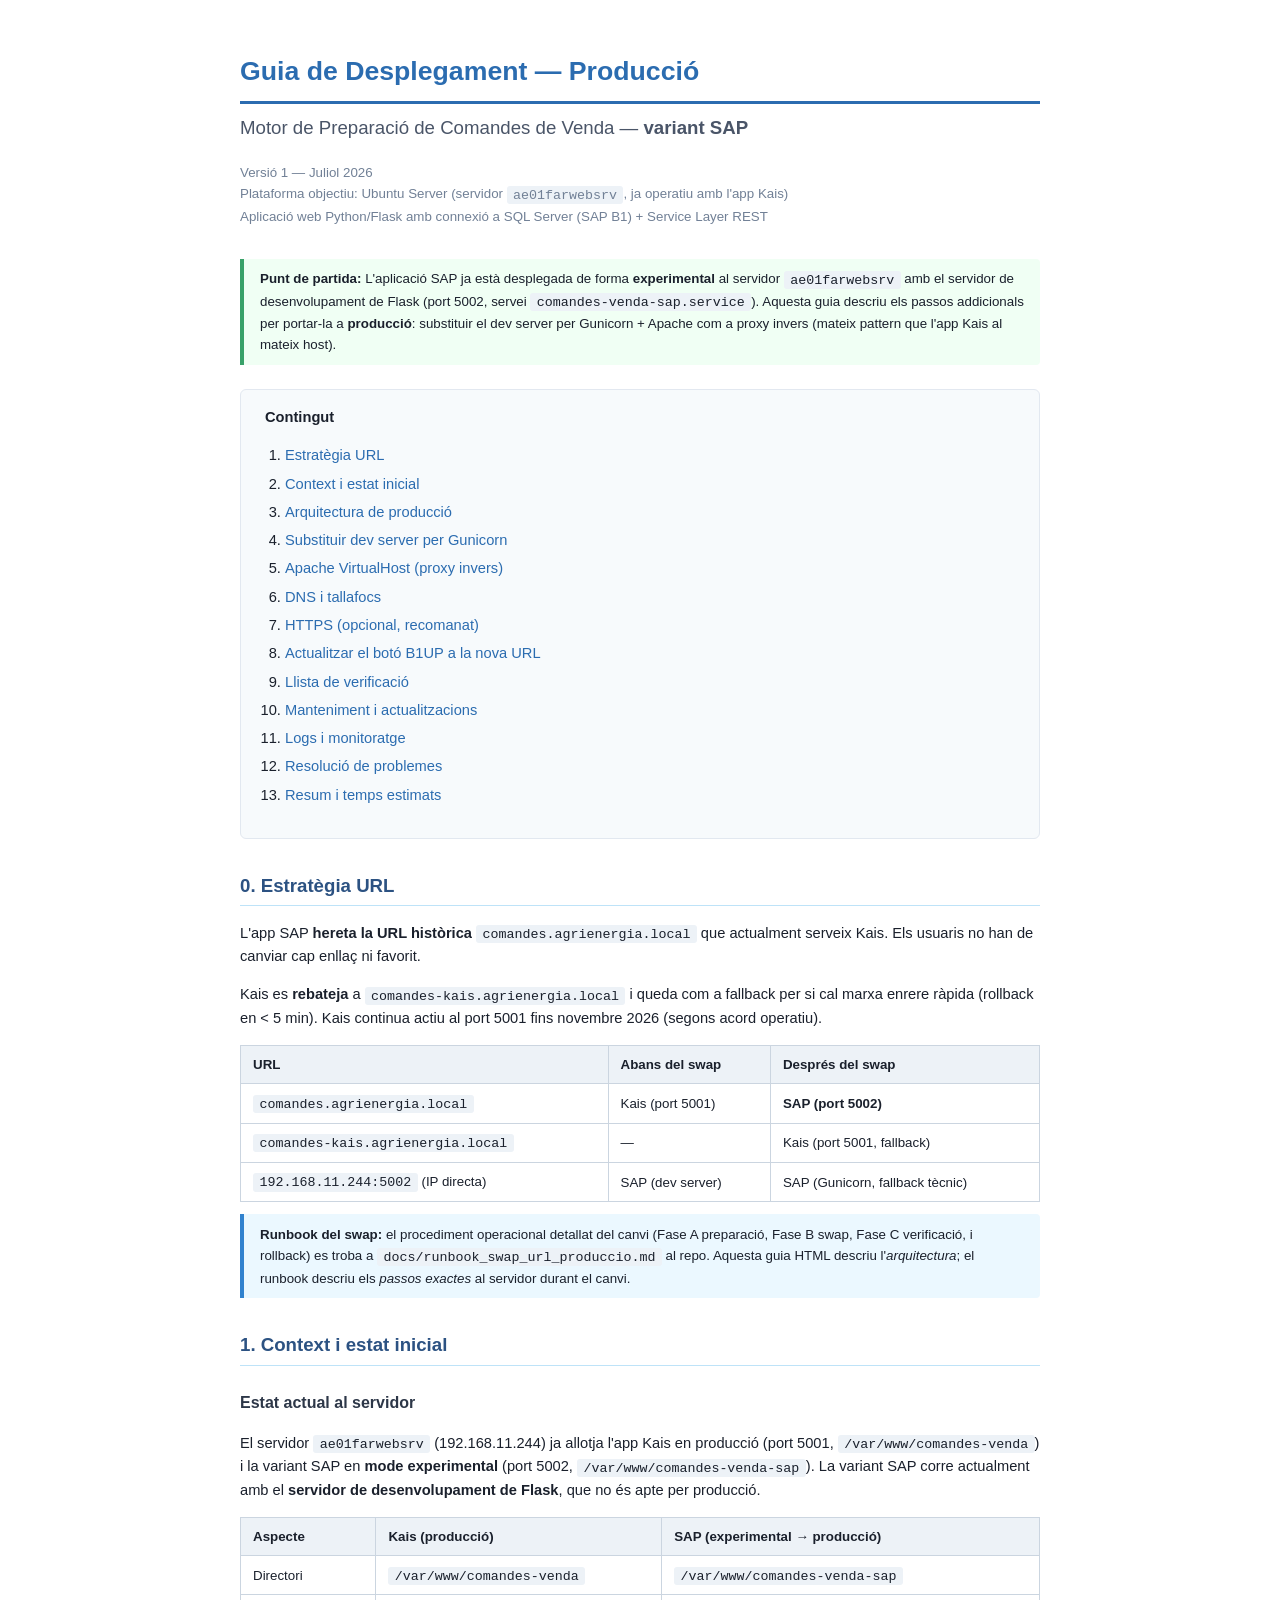
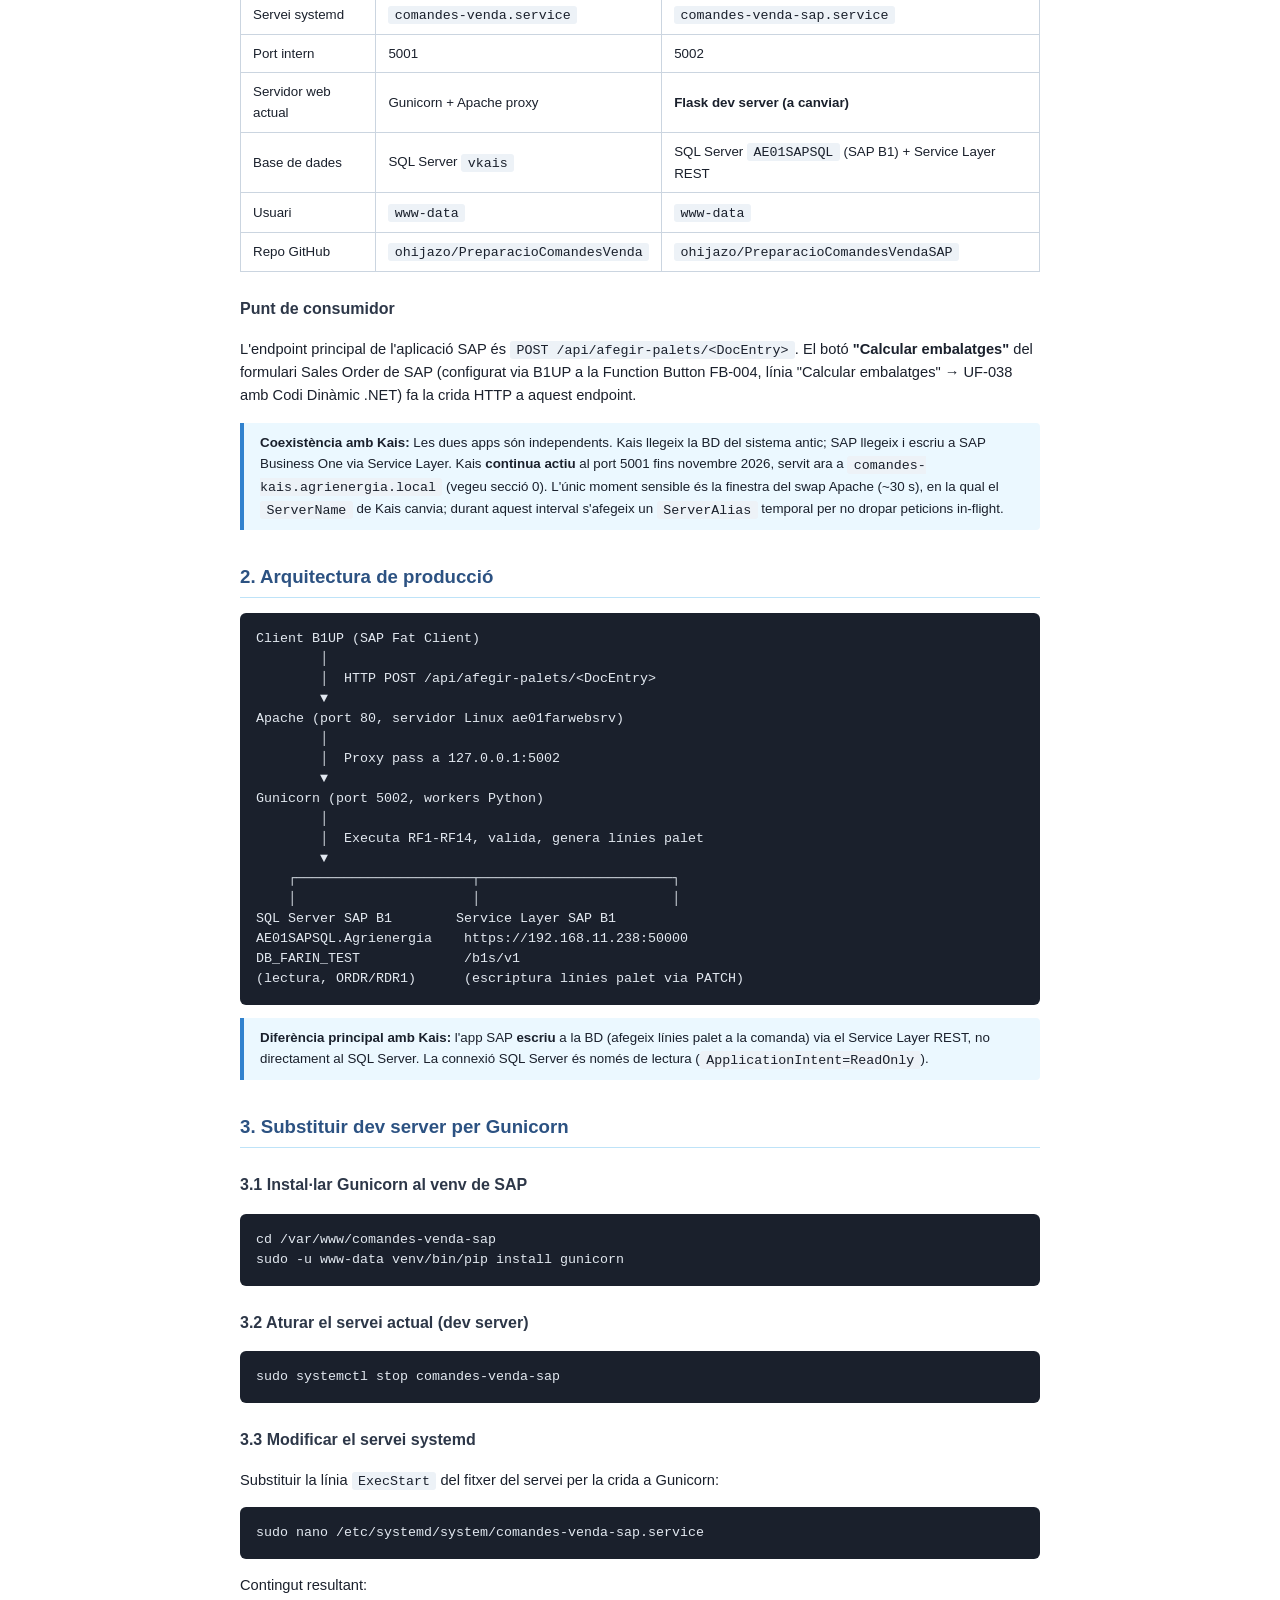
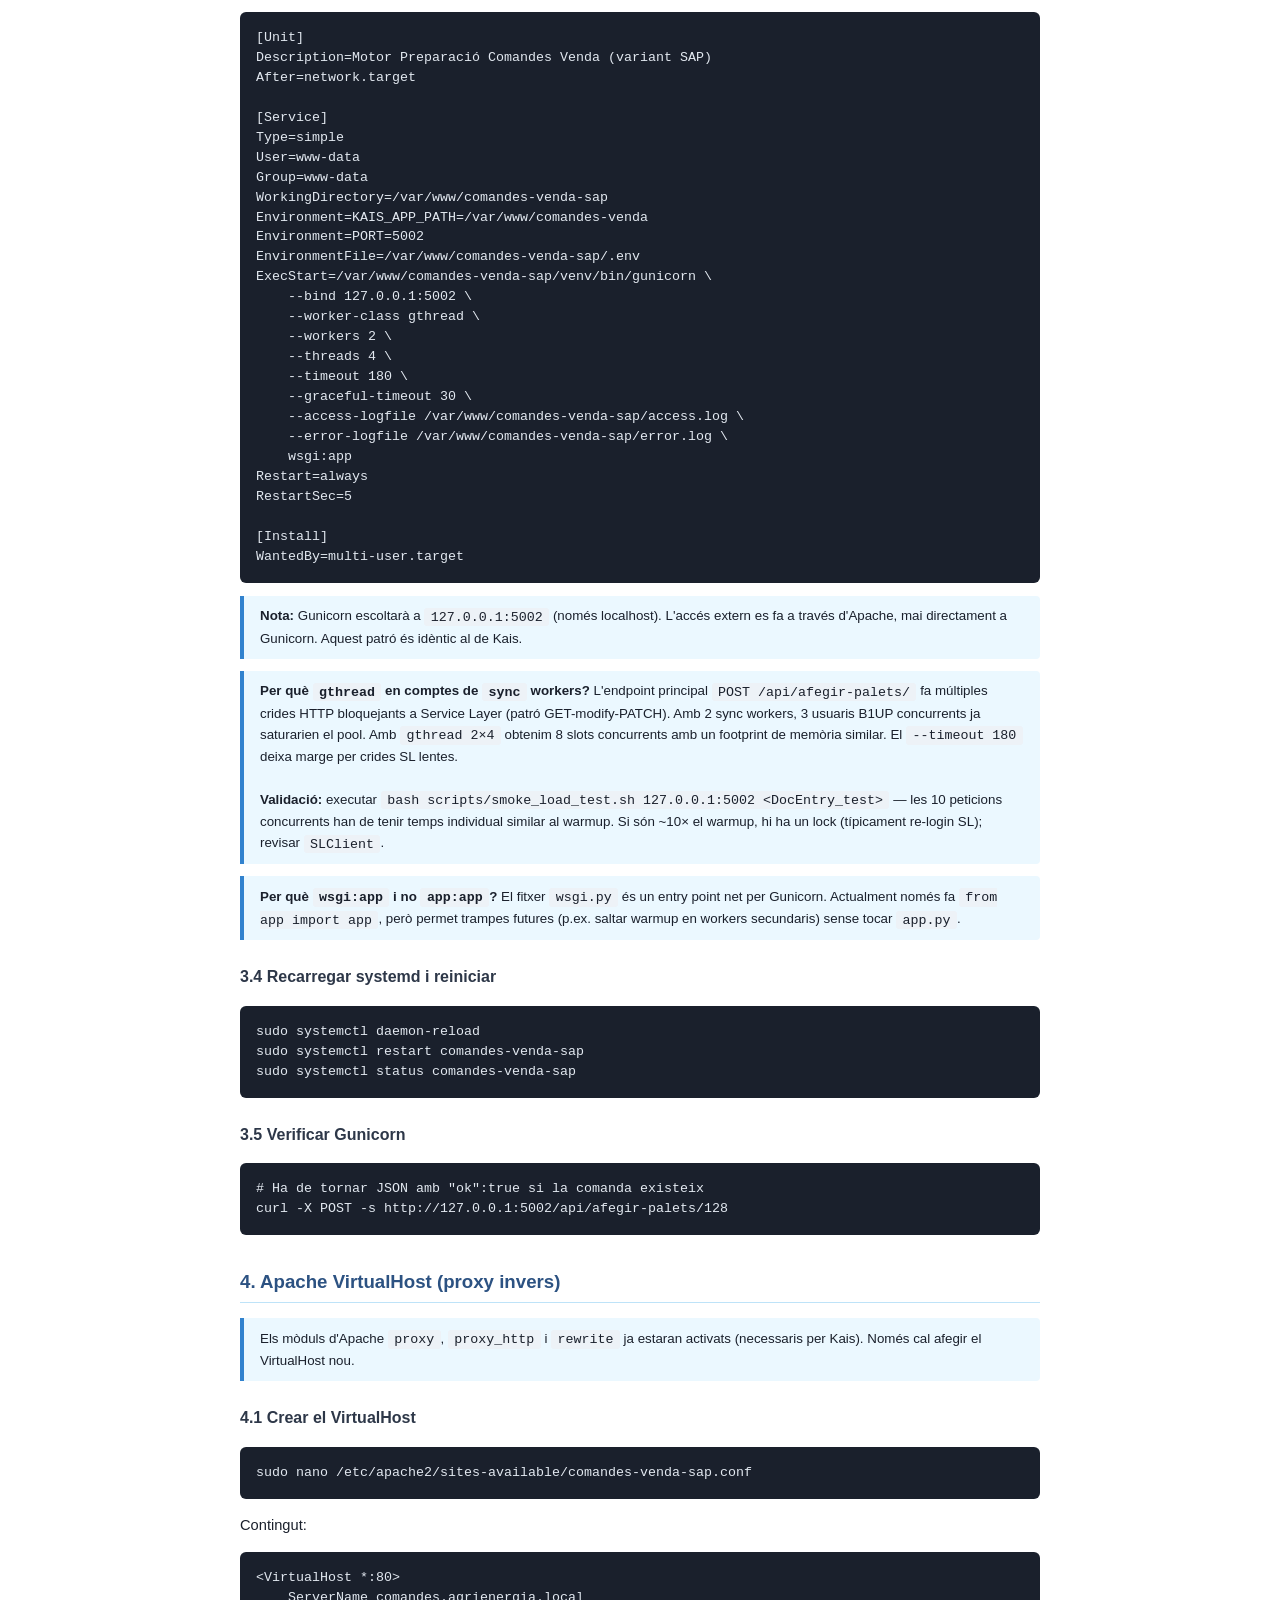
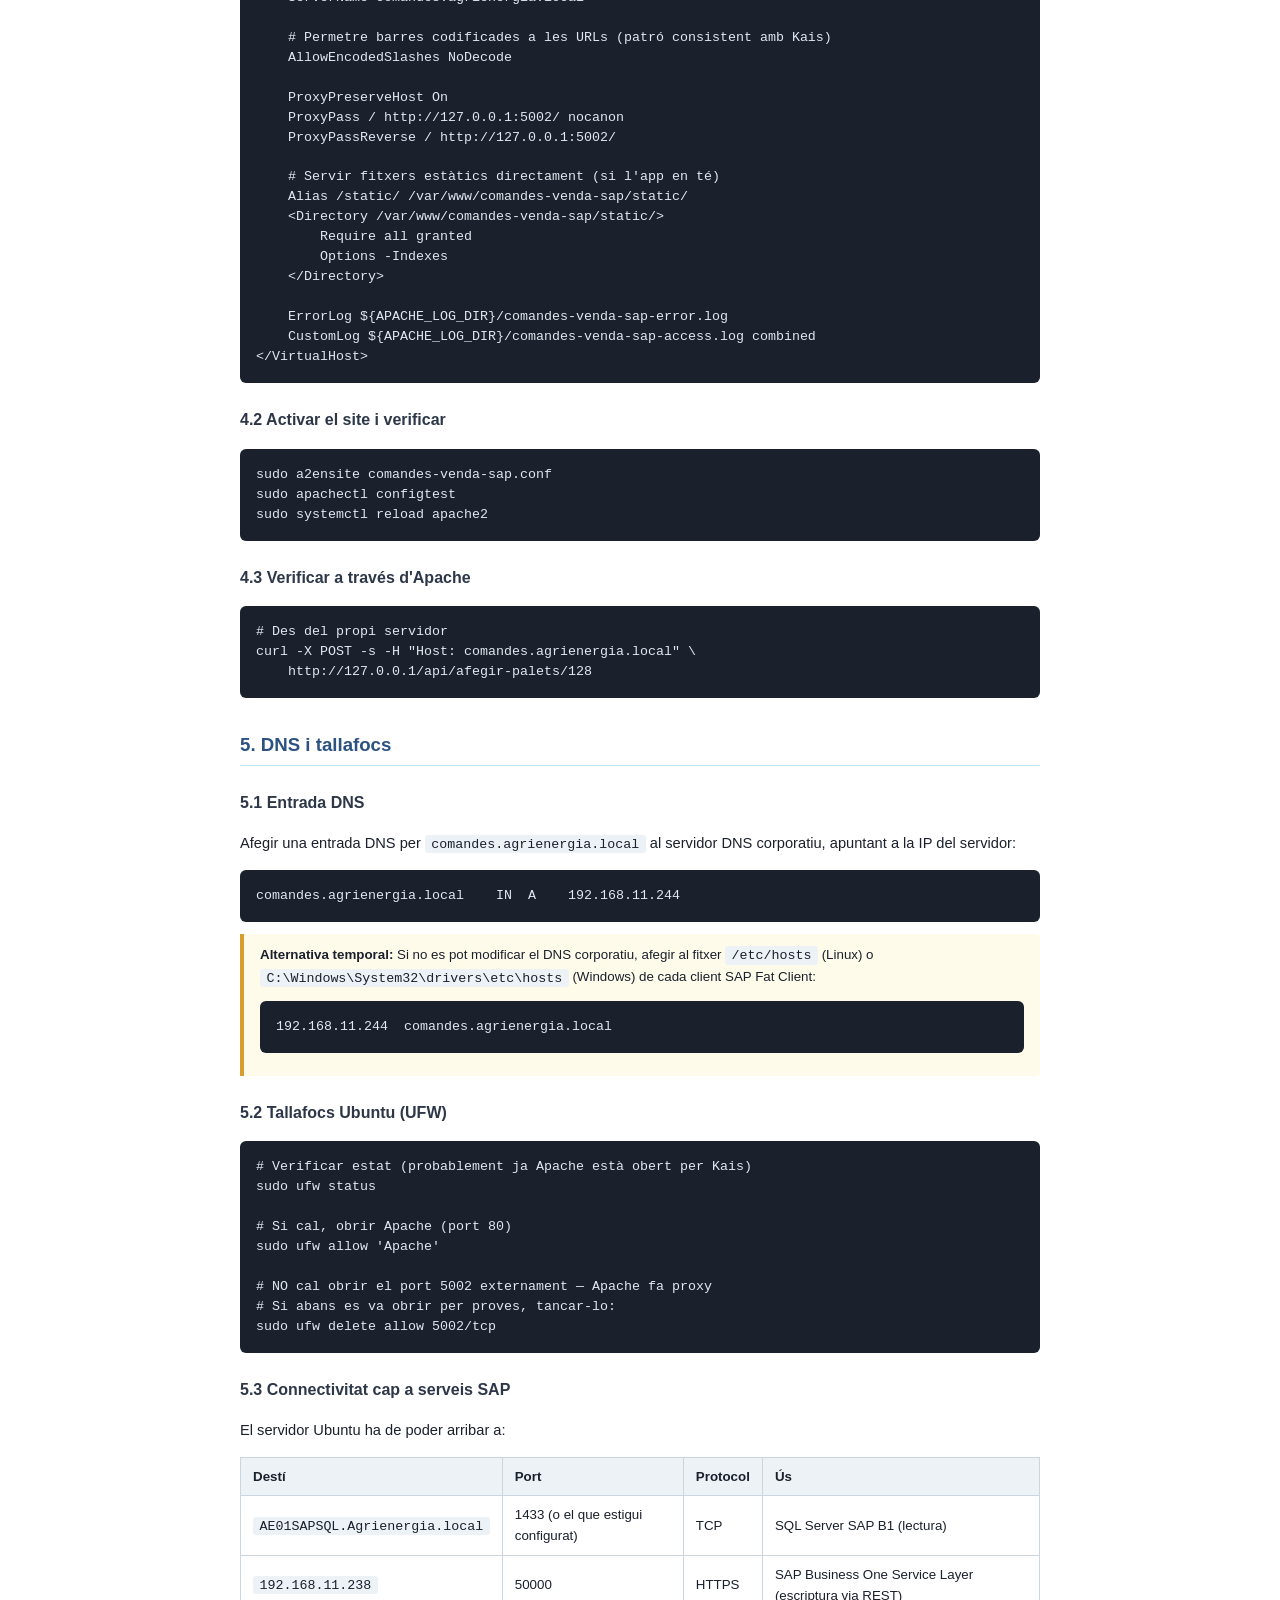
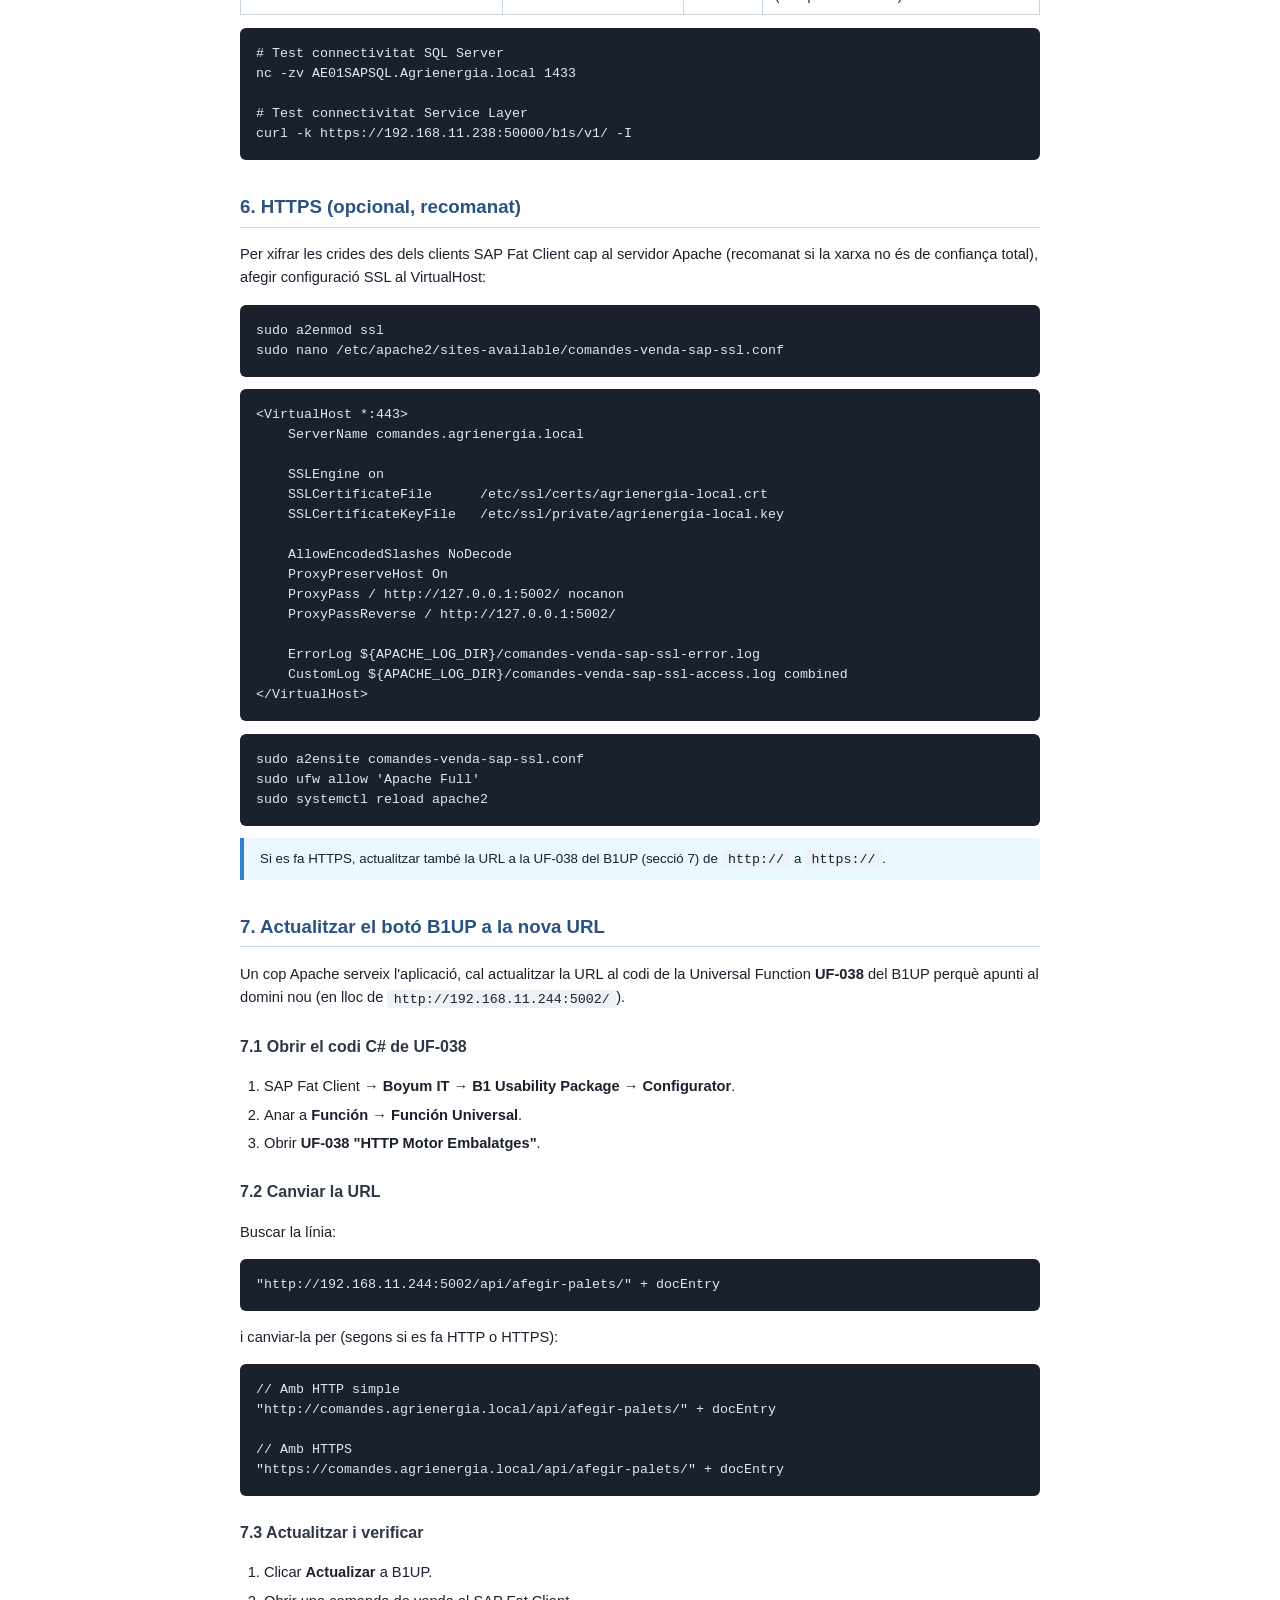
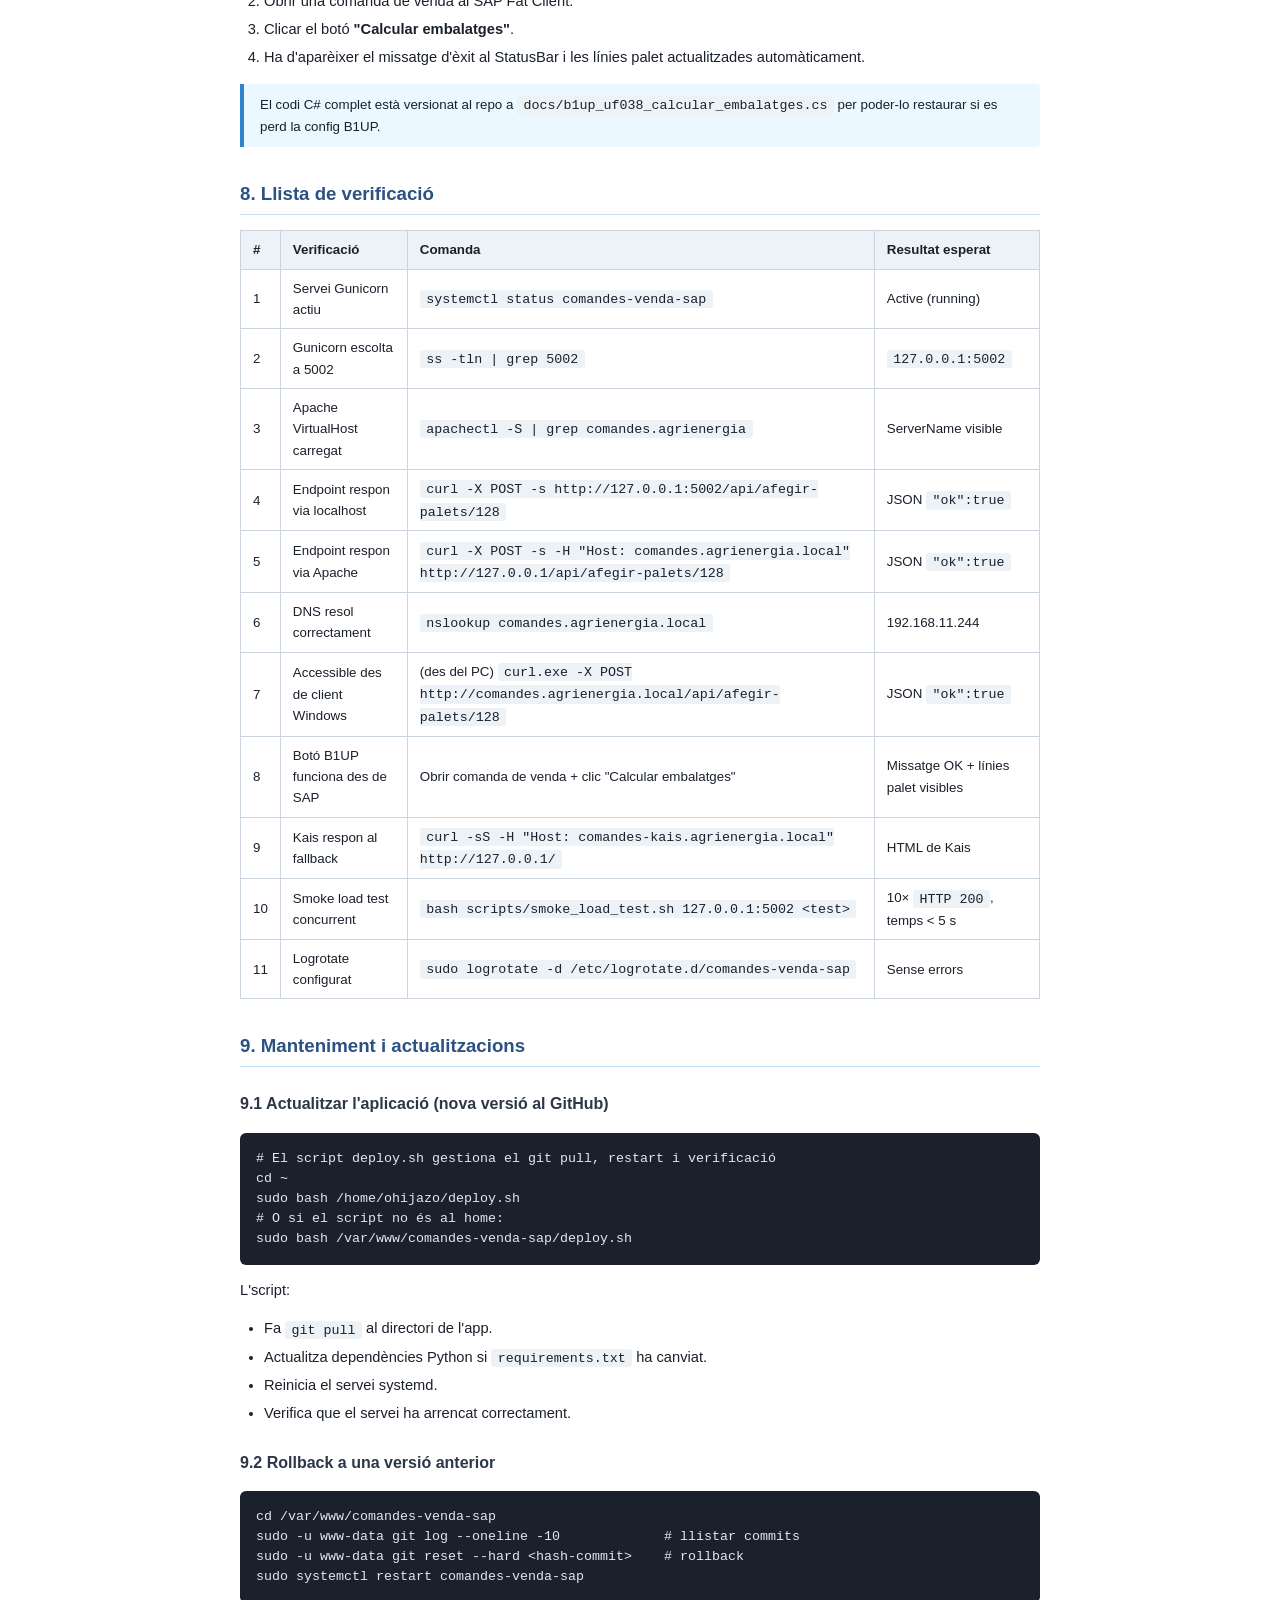
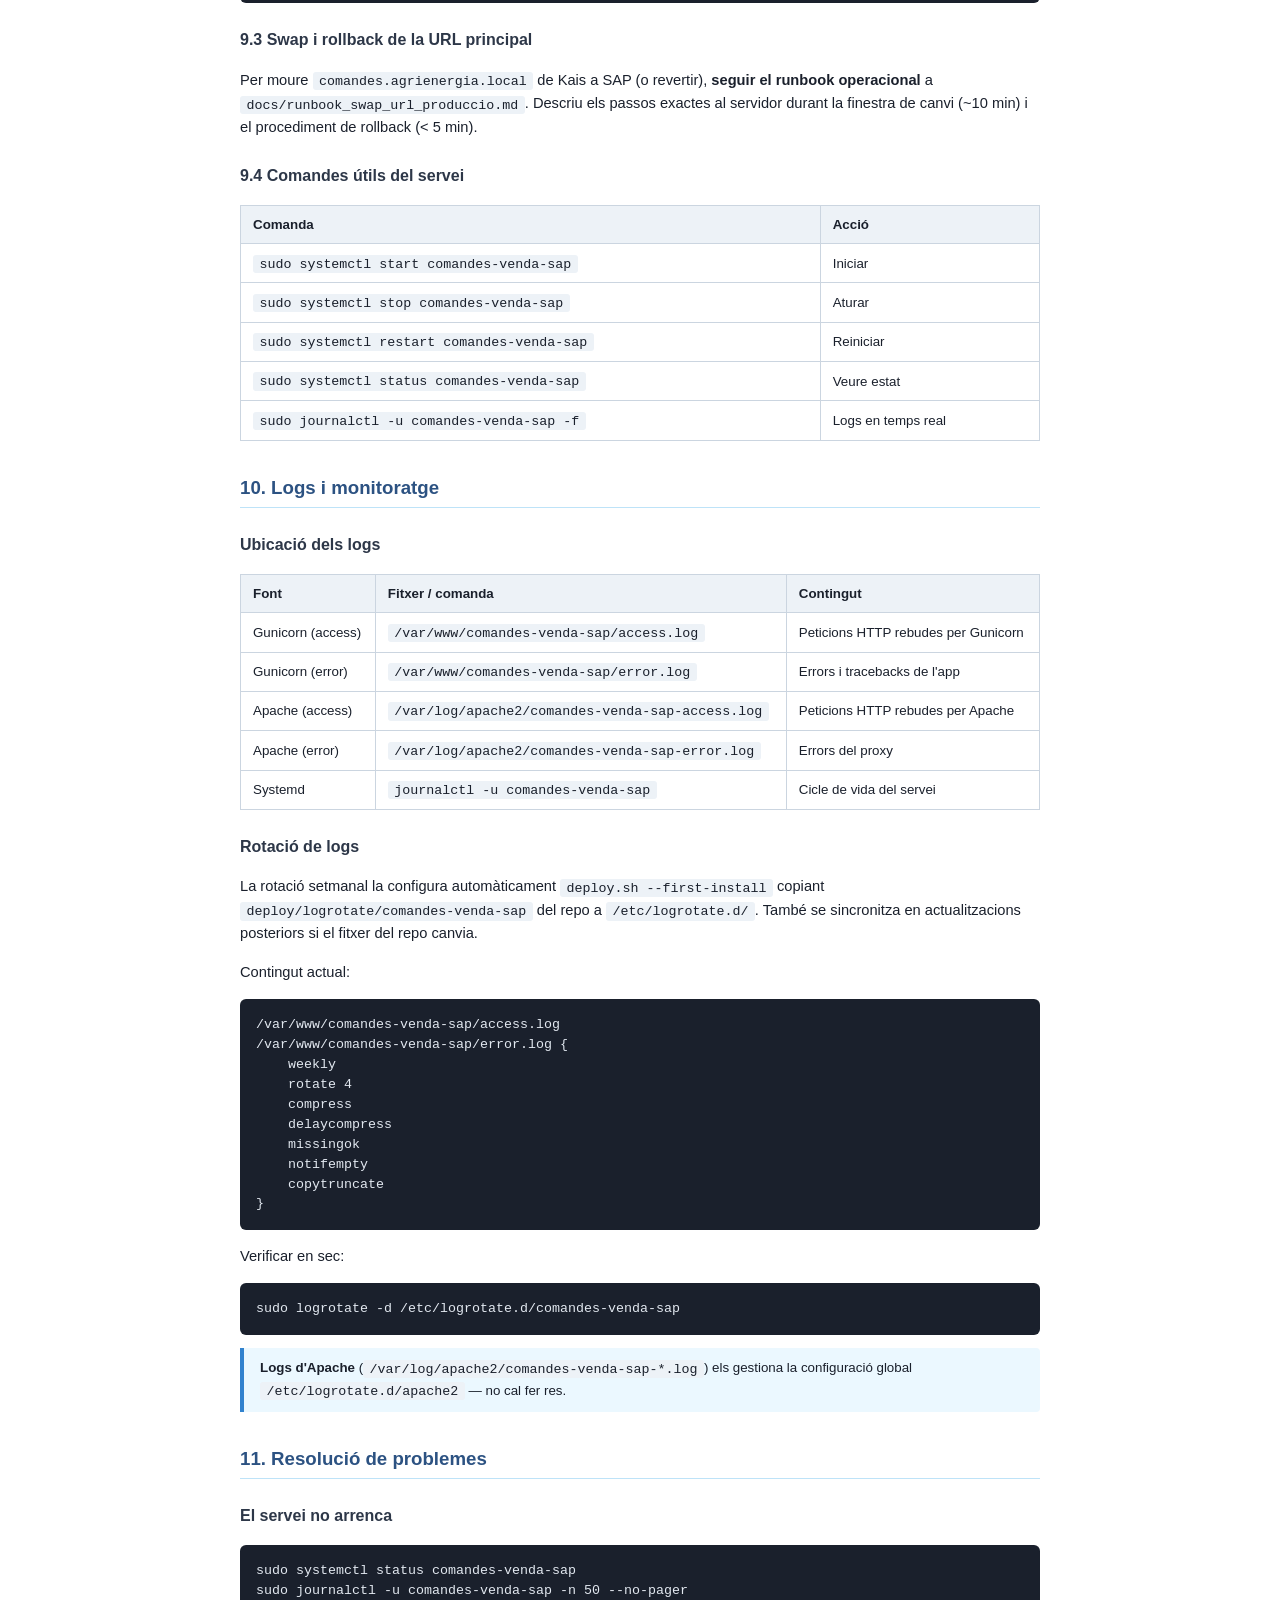
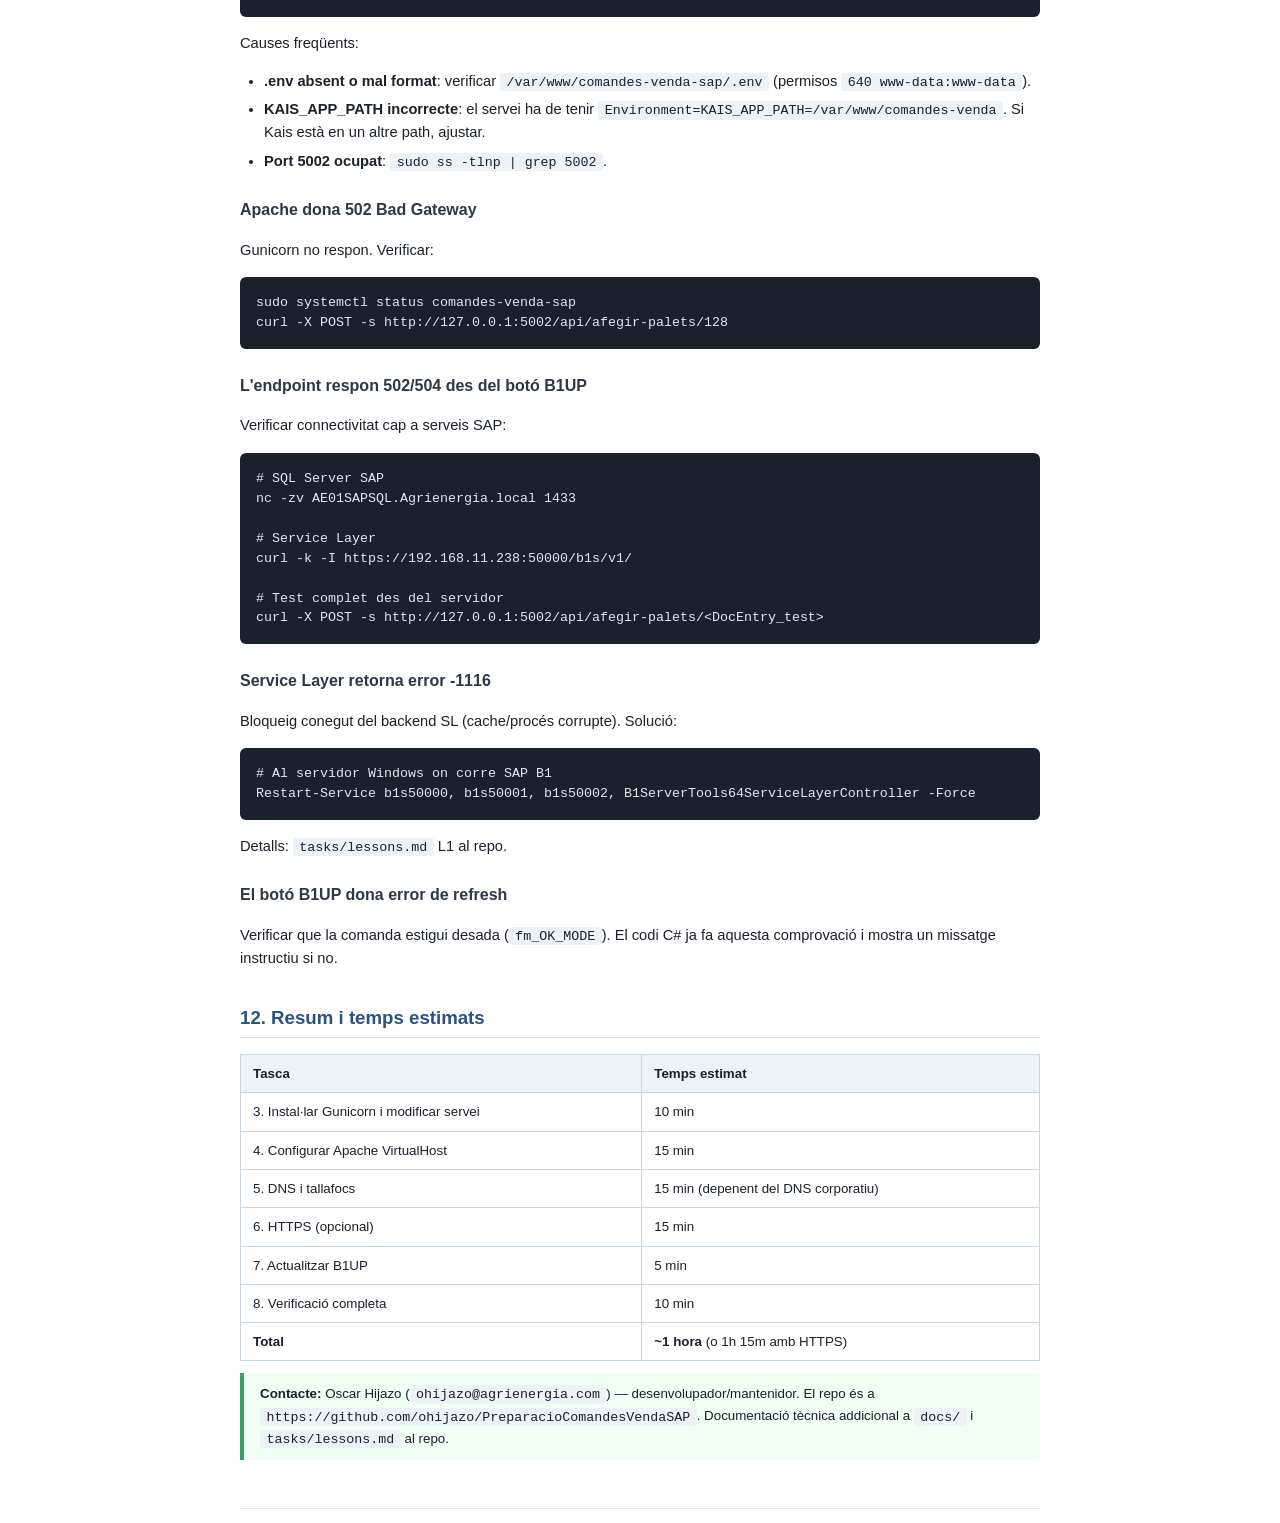
<file: docs/guia-desplegament-sap.html>
<!DOCTYPE html>
<html lang="ca">
<head>
    <meta charset="UTF-8">
    <title>Guia de Desplegament - Motor de Preparació de Comandes de Venda (variant SAP)</title>
    <style>
        @page { size: A4; margin: 2cm; }
        body { font-family: 'Segoe UI', Arial, sans-serif; font-size: 11pt; line-height: 1.6; color: #1a202c; max-width: 800px; margin: 0 auto; padding: 2rem; }
        h1 { color: #2b6cb0; font-size: 20pt; border-bottom: 3px solid #2b6cb0; padding-bottom: 0.5rem; }
        h2 { color: #2c5282; font-size: 14pt; margin-top: 2rem; border-bottom: 1px solid #bee3f8; padding-bottom: 0.3rem; page-break-after: avoid; }
        h3 { color: #2d3748; font-size: 12pt; margin-top: 1.5rem; page-break-after: avoid; }
        code { font-family: 'JetBrains Mono', 'Consolas', monospace; background: #edf2f7; padding: 0.1rem 0.4rem; border-radius: 3px; font-size: 10pt; }
        pre { background: #1a202c; color: #e2e8f0; padding: 1rem; border-radius: 6px; overflow-x: auto; font-size: 9.5pt; line-height: 1.5; }
        pre code { background: none; color: inherit; padding: 0; }
        table { width: 100%; border-collapse: collapse; margin: 0.75rem 0; font-size: 10pt; }
        th, td { border: 1px solid #cbd5e0; padding: 0.5rem 0.75rem; text-align: left; }
        th { background: #edf2f7; font-weight: 600; }
        .info { background: #ebf8ff; border-left: 4px solid #3182ce; padding: 0.6rem 1rem; margin: 0.75rem 0; border-radius: 0 4px 4px 0; font-size: 10pt; }
        .warning { background: #fffbeb; border-left: 4px solid #d69e2e; padding: 0.6rem 1rem; margin: 0.75rem 0; border-radius: 0 4px 4px 0; font-size: 10pt; }
        .danger { background: #fff5f5; border-left: 4px solid #e53e3e; padding: 0.6rem 1rem; margin: 0.75rem 0; border-radius: 0 4px 4px 0; font-size: 10pt; }
        .success { background: #f0fff4; border-left: 4px solid #38a169; padding: 0.6rem 1rem; margin: 0.75rem 0; border-radius: 0 4px 4px 0; font-size: 10pt; }
        .header-meta { color: #718096; font-size: 10pt; margin-bottom: 2rem; }
        .toc { background: #f7fafc; border: 1px solid #e2e8f0; border-radius: 6px; padding: 1rem 1.5rem; margin: 1.5rem 0; }
        .toc ol { padding-left: 1.25rem; }
        .toc a { color: #2b6cb0; text-decoration: none; }
        ul, ol { padding-left: 1.5rem; }
        li { margin-bottom: 0.3rem; }
        .footer { margin-top: 3rem; padding-top: 1rem; border-top: 1px solid #e2e8f0; color: #a0aec0; font-size: 9pt; text-align: center; }
    </style>
</head>
<body>

<h1>Guia de Desplegament — Producció</h1>
<p style="font-size: 14pt; color: #4a5568; margin-top: -0.5rem;">Motor de Preparació de Comandes de Venda — <strong>variant SAP</strong></p>
<div class="header-meta">
    Versió 1 — Juliol 2026<br>
    Plataforma objectiu: Ubuntu Server (servidor <code>ae01farwebsrv</code>, ja operatiu amb l'app Kais)<br>
    Aplicació web Python/Flask amb connexió a SQL Server (SAP B1) + Service Layer REST
</div>

<div class="success">
    <strong>Punt de partida:</strong> L'aplicació SAP ja està desplegada de forma <strong>experimental</strong> al servidor <code>ae01farwebsrv</code> amb el servidor de desenvolupament de Flask (port 5002, servei <code>comandes-venda-sap.service</code>). Aquesta guia descriu els passos addicionals per portar-la a <strong>producció</strong>: substituir el dev server per Gunicorn + Apache com a proxy invers (mateix pattern que l'app Kais al mateix host).
</div>

<div class="toc">
    <strong>Contingut</strong>
    <ol>
        <li><a href="#estrategia-url">Estratègia URL</a></li>
        <li><a href="#context">Context i estat inicial</a></li>
        <li><a href="#arquitectura">Arquitectura de producció</a></li>
        <li><a href="#gunicorn">Substituir dev server per Gunicorn</a></li>
        <li><a href="#apache">Apache VirtualHost (proxy invers)</a></li>
        <li><a href="#dns">DNS i tallafocs</a></li>
        <li><a href="#https">HTTPS (opcional, recomanat)</a></li>
        <li><a href="#b1up">Actualitzar el botó B1UP a la nova URL</a></li>
        <li><a href="#verificacio">Llista de verificació</a></li>
        <li><a href="#manteniment">Manteniment i actualitzacions</a></li>
        <li><a href="#logs">Logs i monitoratge</a></li>
        <li><a href="#troubleshooting">Resolució de problemes</a></li>
        <li><a href="#resum">Resum i temps estimats</a></li>
    </ol>
</div>

<!-- 0. ESTRATÈGIA URL -->
<h2 id="estrategia-url">0. Estratègia URL</h2>

<p>L'app SAP <strong>hereta la URL històrica</strong> <code>comandes.agrienergia.local</code> que actualment serveix Kais. Els usuaris no han de canviar cap enllaç ni favorit.</p>

<p>Kais es <strong>rebateja</strong> a <code>comandes-kais.agrienergia.local</code> i queda com a fallback per si cal marxa enrere ràpida (rollback en &lt; 5 min). Kais continua actiu al port 5001 fins novembre 2026 (segons acord operatiu).</p>

<table>
    <tr><th>URL</th><th>Abans del swap</th><th>Després del swap</th></tr>
    <tr><td><code>comandes.agrienergia.local</code></td><td>Kais (port 5001)</td><td><strong>SAP (port 5002)</strong></td></tr>
    <tr><td><code>comandes-kais.agrienergia.local</code></td><td>—</td><td>Kais (port 5001, fallback)</td></tr>
    <tr><td><code>192.168.11.244:5002</code> (IP directa)</td><td>SAP (dev server)</td><td>SAP (Gunicorn, fallback tècnic)</td></tr>
</table>

<div class="info">
    <strong>Runbook del swap:</strong> el procediment operacional detallat del canvi (Fase A preparació, Fase B swap, Fase C verificació, i rollback) es troba a <code>docs/runbook_swap_url_produccio.md</code> al repo. Aquesta guia HTML descriu l'<em>arquitectura</em>; el runbook descriu els <em>passos exactes</em> al servidor durant el canvi.
</div>

<!-- 1. CONTEXT -->
<h2 id="context">1. Context i estat inicial</h2>

<h3>Estat actual al servidor</h3>
<p>El servidor <code>ae01farwebsrv</code> (192.168.11.244) ja allotja l'app Kais en producció (port 5001, <code>/var/www/comandes-venda</code>) i la variant SAP en <strong>mode experimental</strong> (port 5002, <code>/var/www/comandes-venda-sap</code>). La variant SAP corre actualment amb el <strong>servidor de desenvolupament de Flask</strong>, que no és apte per producció.</p>

<table>
    <tr><th>Aspecte</th><th>Kais (producció)</th><th>SAP (experimental → producció)</th></tr>
    <tr><td>Directori</td><td><code>/var/www/comandes-venda</code></td><td><code>/var/www/comandes-venda-sap</code></td></tr>
    <tr><td>Servei systemd</td><td><code>comandes-venda.service</code></td><td><code>comandes-venda-sap.service</code></td></tr>
    <tr><td>Port intern</td><td>5001</td><td>5002</td></tr>
    <tr><td>Servidor web actual</td><td>Gunicorn + Apache proxy</td><td><strong>Flask dev server (a canviar)</strong></td></tr>
    <tr><td>Base de dades</td><td>SQL Server <code>vkais</code></td><td>SQL Server <code>AE01SAPSQL</code> (SAP B1) + Service Layer REST</td></tr>
    <tr><td>Usuari</td><td><code>www-data</code></td><td><code>www-data</code></td></tr>
    <tr><td>Repo GitHub</td><td><code>ohijazo/PreparacioComandesVenda</code></td><td><code>ohijazo/PreparacioComandesVendaSAP</code></td></tr>
</table>

<h3>Punt de consumidor</h3>
<p>L'endpoint principal de l'aplicació SAP és <code>POST /api/afegir-palets/&lt;DocEntry&gt;</code>. El botó <strong>"Calcular embalatges"</strong> del formulari Sales Order de SAP (configurat via B1UP a la Function Button FB-004, línia "Calcular embalatges" → UF-038 amb Codi Dinàmic .NET) fa la crida HTTP a aquest endpoint.</p>

<div class="info">
    <strong>Coexistència amb Kais:</strong> Les dues apps són independents. Kais llegeix la BD del sistema antic; SAP llegeix i escriu a SAP Business One via Service Layer. Kais <strong>continua actiu</strong> al port 5001 fins novembre 2026, servit ara a <code>comandes-kais.agrienergia.local</code> (vegeu secció 0). L'únic moment sensible és la finestra del swap Apache (~30 s), en la qual el <code>ServerName</code> de Kais canvia; durant aquest interval s'afegeix un <code>ServerAlias</code> temporal per no dropar peticions in-flight.
</div>

<!-- 2. ARQUITECTURA -->
<h2 id="arquitectura">2. Arquitectura de producció</h2>

<pre><code>Client B1UP (SAP Fat Client)
        │
        │  HTTP POST /api/afegir-palets/&lt;DocEntry&gt;
        ▼
Apache (port 80, servidor Linux ae01farwebsrv)
        │
        │  Proxy pass a 127.0.0.1:5002
        ▼
Gunicorn (port 5002, workers Python)
        │
        │  Executa RF1-RF14, valida, genera línies palet
        ▼
    ┌──────────────────────┬────────────────────────┐
    │                      │                        │
SQL Server SAP B1        Service Layer SAP B1
AE01SAPSQL.Agrienergia    https://192.168.11.238:50000
DB_FARIN_TEST             /b1s/v1
(lectura, ORDR/RDR1)      (escriptura línies palet via PATCH)</code></pre>

<div class="info">
    <strong>Diferència principal amb Kais:</strong> l'app SAP <strong>escriu</strong> a la BD (afegeix línies palet a la comanda) via el Service Layer REST, no directament al SQL Server. La connexió SQL Server és només de lectura (<code>ApplicationIntent=ReadOnly</code>).
</div>

<!-- 3. GUNICORN -->
<h2 id="gunicorn">3. Substituir dev server per Gunicorn</h2>

<h3>3.1 Instal·lar Gunicorn al venv de SAP</h3>
<pre><code>cd /var/www/comandes-venda-sap
sudo -u www-data venv/bin/pip install gunicorn</code></pre>

<h3>3.2 Aturar el servei actual (dev server)</h3>
<pre><code>sudo systemctl stop comandes-venda-sap</code></pre>

<h3>3.3 Modificar el servei systemd</h3>
<p>Substituir la línia <code>ExecStart</code> del fitxer del servei per la crida a Gunicorn:</p>

<pre><code>sudo nano /etc/systemd/system/comandes-venda-sap.service</code></pre>

<p>Contingut resultant:</p>

<pre><code>[Unit]
Description=Motor Preparació Comandes Venda (variant SAP)
After=network.target

[Service]
Type=simple
User=www-data
Group=www-data
WorkingDirectory=/var/www/comandes-venda-sap
Environment=KAIS_APP_PATH=/var/www/comandes-venda
Environment=PORT=5002
EnvironmentFile=/var/www/comandes-venda-sap/.env
ExecStart=/var/www/comandes-venda-sap/venv/bin/gunicorn \
    --bind 127.0.0.1:5002 \
    --worker-class gthread \
    --workers 2 \
    --threads 4 \
    --timeout 180 \
    --graceful-timeout 30 \
    --access-logfile /var/www/comandes-venda-sap/access.log \
    --error-logfile /var/www/comandes-venda-sap/error.log \
    wsgi:app
Restart=always
RestartSec=5

[Install]
WantedBy=multi-user.target</code></pre>

<div class="info">
    <strong>Nota:</strong> Gunicorn escoltarà a <code>127.0.0.1:5002</code> (només localhost). L'accés extern es fa a través d'Apache, mai directament a Gunicorn. Aquest patró és idèntic al de Kais.
</div>

<div class="info">
    <strong>Per què <code>gthread</code> en comptes de <code>sync</code> workers?</strong> L'endpoint principal <code>POST /api/afegir-palets/</code> fa múltiples crides HTTP bloquejants a Service Layer (patró GET-modify-PATCH). Amb 2 sync workers, 3 usuaris B1UP concurrents ja saturarien el pool. Amb <code>gthread 2×4</code> obtenim 8 slots concurrents amb un footprint de memòria similar. El <code>--timeout 180</code> deixa marge per crides SL lentes.<br><br>
    <strong>Validació:</strong> executar <code>bash scripts/smoke_load_test.sh 127.0.0.1:5002 &lt;DocEntry_test&gt;</code> — les 10 peticions concurrents han de tenir temps individual similar al warmup. Si són ~10× el warmup, hi ha un lock (típicament re-login SL); revisar <code>SLClient</code>.
</div>

<div class="info">
    <strong>Per què <code>wsgi:app</code> i no <code>app:app</code>?</strong> El fitxer <code>wsgi.py</code> és un entry point net per Gunicorn. Actualment només fa <code>from app import app</code>, però permet trampes futures (p.ex. saltar warmup en workers secundaris) sense tocar <code>app.py</code>.
</div>

<h3>3.4 Recarregar systemd i reiniciar</h3>
<pre><code>sudo systemctl daemon-reload
sudo systemctl restart comandes-venda-sap
sudo systemctl status comandes-venda-sap</code></pre>

<h3>3.5 Verificar Gunicorn</h3>
<pre><code># Ha de tornar JSON amb "ok":true si la comanda existeix
curl -X POST -s http://127.0.0.1:5002/api/afegir-palets/128</code></pre>

<!-- 4. APACHE -->
<h2 id="apache">4. Apache VirtualHost (proxy invers)</h2>

<div class="info">
    Els mòduls d'Apache <code>proxy</code>, <code>proxy_http</code> i <code>rewrite</code> ja estaran activats (necessaris per Kais). Només cal afegir el VirtualHost nou.
</div>

<h3>4.1 Crear el VirtualHost</h3>
<pre><code>sudo nano /etc/apache2/sites-available/comandes-venda-sap.conf</code></pre>

<p>Contingut:</p>

<pre><code>&lt;VirtualHost *:80&gt;
    ServerName comandes.agrienergia.local

    # Permetre barres codificades a les URLs (patró consistent amb Kais)
    AllowEncodedSlashes NoDecode

    ProxyPreserveHost On
    ProxyPass / http://127.0.0.1:5002/ nocanon
    ProxyPassReverse / http://127.0.0.1:5002/

    # Servir fitxers estàtics directament (si l'app en té)
    Alias /static/ /var/www/comandes-venda-sap/static/
    &lt;Directory /var/www/comandes-venda-sap/static/&gt;
        Require all granted
        Options -Indexes
    &lt;/Directory&gt;

    ErrorLog ${APACHE_LOG_DIR}/comandes-venda-sap-error.log
    CustomLog ${APACHE_LOG_DIR}/comandes-venda-sap-access.log combined
&lt;/VirtualHost&gt;</code></pre>

<h3>4.2 Activar el site i verificar</h3>
<pre><code>sudo a2ensite comandes-venda-sap.conf
sudo apachectl configtest
sudo systemctl reload apache2</code></pre>

<h3>4.3 Verificar a través d'Apache</h3>
<pre><code># Des del propi servidor
curl -X POST -s -H "Host: comandes.agrienergia.local" \
    http://127.0.0.1/api/afegir-palets/128</code></pre>

<!-- 5. DNS + FIREWALL -->
<h2 id="dns">5. DNS i tallafocs</h2>

<h3>5.1 Entrada DNS</h3>
<p>Afegir una entrada DNS per <code>comandes.agrienergia.local</code> al servidor DNS corporatiu, apuntant a la IP del servidor:</p>

<pre><code>comandes.agrienergia.local    IN  A    192.168.11.244</code></pre>

<div class="warning">
    <strong>Alternativa temporal:</strong> Si no es pot modificar el DNS corporatiu, afegir al fitxer <code>/etc/hosts</code> (Linux) o <code>C:\Windows\System32\drivers\etc\hosts</code> (Windows) de cada client SAP Fat Client:
    <pre><code>192.168.11.244  comandes.agrienergia.local</code></pre>
</div>

<h3>5.2 Tallafocs Ubuntu (UFW)</h3>
<pre><code># Verificar estat (probablement ja Apache està obert per Kais)
sudo ufw status

# Si cal, obrir Apache (port 80)
sudo ufw allow 'Apache'

# NO cal obrir el port 5002 externament — Apache fa proxy
# Si abans es va obrir per proves, tancar-lo:
sudo ufw delete allow 5002/tcp</code></pre>

<h3>5.3 Connectivitat cap a serveis SAP</h3>
<p>El servidor Ubuntu ha de poder arribar a:</p>
<table>
    <tr><th>Destí</th><th>Port</th><th>Protocol</th><th>Ús</th></tr>
    <tr><td><code>AE01SAPSQL.Agrienergia.local</code></td><td>1433 (o el que estigui configurat)</td><td>TCP</td><td>SQL Server SAP B1 (lectura)</td></tr>
    <tr><td><code>192.168.11.238</code></td><td>50000</td><td>HTTPS</td><td>SAP Business One Service Layer (escriptura via REST)</td></tr>
</table>

<pre><code># Test connectivitat SQL Server
nc -zv AE01SAPSQL.Agrienergia.local 1433

# Test connectivitat Service Layer
curl -k https://192.168.11.238:50000/b1s/v1/ -I</code></pre>

<!-- 6. HTTPS -->
<h2 id="https">6. HTTPS (opcional, recomanat)</h2>

<p>Per xifrar les crides des dels clients SAP Fat Client cap al servidor Apache (recomanat si la xarxa no és de confiança total), afegir configuració SSL al VirtualHost:</p>

<pre><code>sudo a2enmod ssl
sudo nano /etc/apache2/sites-available/comandes-venda-sap-ssl.conf</code></pre>

<pre><code>&lt;VirtualHost *:443&gt;
    ServerName comandes.agrienergia.local

    SSLEngine on
    SSLCertificateFile      /etc/ssl/certs/agrienergia-local.crt
    SSLCertificateKeyFile   /etc/ssl/private/agrienergia-local.key

    AllowEncodedSlashes NoDecode
    ProxyPreserveHost On
    ProxyPass / http://127.0.0.1:5002/ nocanon
    ProxyPassReverse / http://127.0.0.1:5002/

    ErrorLog ${APACHE_LOG_DIR}/comandes-venda-sap-ssl-error.log
    CustomLog ${APACHE_LOG_DIR}/comandes-venda-sap-ssl-access.log combined
&lt;/VirtualHost&gt;</code></pre>

<pre><code>sudo a2ensite comandes-venda-sap-ssl.conf
sudo ufw allow 'Apache Full'
sudo systemctl reload apache2</code></pre>

<div class="info">
    Si es fa HTTPS, actualitzar també la URL a la UF-038 del B1UP (secció 7) de <code>http://</code> a <code>https://</code>.
</div>

<!-- 7. B1UP -->
<h2 id="b1up">7. Actualitzar el botó B1UP a la nova URL</h2>

<p>Un cop Apache serveix l'aplicació, cal actualitzar la URL al codi de la Universal Function <strong>UF-038</strong> del B1UP perquè apunti al domini nou (en lloc de <code>http://192.168.11.244:5002/</code>).</p>

<h3>7.1 Obrir el codi C# de UF-038</h3>
<ol>
    <li>SAP Fat Client → <strong>Boyum IT → B1 Usability Package → Configurator</strong>.</li>
    <li>Anar a <strong>Función → Función Universal</strong>.</li>
    <li>Obrir <strong>UF-038 "HTTP Motor Embalatges"</strong>.</li>
</ol>

<h3>7.2 Canviar la URL</h3>
<p>Buscar la línia:</p>
<pre><code>"http://192.168.11.244:5002/api/afegir-palets/" + docEntry</code></pre>

<p>i canviar-la per (segons si es fa HTTP o HTTPS):</p>
<pre><code>// Amb HTTP simple
"http://comandes.agrienergia.local/api/afegir-palets/" + docEntry

// Amb HTTPS
"https://comandes.agrienergia.local/api/afegir-palets/" + docEntry</code></pre>

<h3>7.3 Actualitzar i verificar</h3>
<ol>
    <li>Clicar <strong>Actualizar</strong> a B1UP.</li>
    <li>Obrir una comanda de venda al SAP Fat Client.</li>
    <li>Clicar el botó <strong>"Calcular embalatges"</strong>.</li>
    <li>Ha d'aparèixer el missatge d'èxit al StatusBar i les línies palet actualitzades automàticament.</li>
</ol>

<div class="info">
    El codi C# complet està versionat al repo a <code>docs/b1up_uf038_calcular_embalatges.cs</code> per poder-lo restaurar si es perd la config B1UP.
</div>

<!-- 8. VERIFICACIÓ -->
<h2 id="verificacio">8. Llista de verificació</h2>

<table>
    <tr><th>#</th><th>Verificació</th><th>Comanda</th><th>Resultat esperat</th></tr>
    <tr><td>1</td><td>Servei Gunicorn actiu</td><td><code>systemctl status comandes-venda-sap</code></td><td>Active (running)</td></tr>
    <tr><td>2</td><td>Gunicorn escolta a 5002</td><td><code>ss -tln | grep 5002</code></td><td><code>127.0.0.1:5002</code></td></tr>
    <tr><td>3</td><td>Apache VirtualHost carregat</td><td><code>apachectl -S | grep comandes.agrienergia</code></td><td>ServerName visible</td></tr>
    <tr><td>4</td><td>Endpoint respon via localhost</td><td><code>curl -X POST -s http://127.0.0.1:5002/api/afegir-palets/128</code></td><td>JSON <code>"ok":true</code></td></tr>
    <tr><td>5</td><td>Endpoint respon via Apache</td><td><code>curl -X POST -s -H "Host: comandes.agrienergia.local" http://127.0.0.1/api/afegir-palets/128</code></td><td>JSON <code>"ok":true</code></td></tr>
    <tr><td>6</td><td>DNS resol correctament</td><td><code>nslookup comandes.agrienergia.local</code></td><td>192.168.11.244</td></tr>
    <tr><td>7</td><td>Accessible des de client Windows</td><td>(des del PC) <code>curl.exe -X POST http://comandes.agrienergia.local/api/afegir-palets/128</code></td><td>JSON <code>"ok":true</code></td></tr>
    <tr><td>8</td><td>Botó B1UP funciona des de SAP</td><td>Obrir comanda de venda + clic "Calcular embalatges"</td><td>Missatge OK + línies palet visibles</td></tr>
    <tr><td>9</td><td>Kais respon al fallback</td><td><code>curl -sS -H "Host: comandes-kais.agrienergia.local" http://127.0.0.1/</code></td><td>HTML de Kais</td></tr>
    <tr><td>10</td><td>Smoke load test concurrent</td><td><code>bash scripts/smoke_load_test.sh 127.0.0.1:5002 &lt;test&gt;</code></td><td>10× <code>HTTP 200</code>, temps &lt; 5 s</td></tr>
    <tr><td>11</td><td>Logrotate configurat</td><td><code>sudo logrotate -d /etc/logrotate.d/comandes-venda-sap</code></td><td>Sense errors</td></tr>
</table>

<!-- 9. MANTENIMENT -->
<h2 id="manteniment">9. Manteniment i actualitzacions</h2>

<h3>9.1 Actualitzar l'aplicació (nova versió al GitHub)</h3>
<pre><code># El script deploy.sh gestiona el git pull, restart i verificació
cd ~
sudo bash /home/ohijazo/deploy.sh
# O si el script no és al home:
sudo bash /var/www/comandes-venda-sap/deploy.sh</code></pre>

<p>L'script:</p>
<ul>
    <li>Fa <code>git pull</code> al directori de l'app.</li>
    <li>Actualitza dependències Python si <code>requirements.txt</code> ha canviat.</li>
    <li>Reinicia el servei systemd.</li>
    <li>Verifica que el servei ha arrencat correctament.</li>
</ul>

<h3>9.2 Rollback a una versió anterior</h3>
<pre><code>cd /var/www/comandes-venda-sap
sudo -u www-data git log --oneline -10             # llistar commits
sudo -u www-data git reset --hard &lt;hash-commit&gt;    # rollback
sudo systemctl restart comandes-venda-sap</code></pre>

<h3>9.3 Swap i rollback de la URL principal</h3>
<p>Per moure <code>comandes.agrienergia.local</code> de Kais a SAP (o revertir), <strong>seguir el runbook operacional</strong> a <code>docs/runbook_swap_url_produccio.md</code>. Descriu els passos exactes al servidor durant la finestra de canvi (~10 min) i el procediment de rollback (&lt; 5 min).</p>

<h3>9.4 Comandes útils del servei</h3>
<table>
    <tr><th>Comanda</th><th>Acció</th></tr>
    <tr><td><code>sudo systemctl start comandes-venda-sap</code></td><td>Iniciar</td></tr>
    <tr><td><code>sudo systemctl stop comandes-venda-sap</code></td><td>Aturar</td></tr>
    <tr><td><code>sudo systemctl restart comandes-venda-sap</code></td><td>Reiniciar</td></tr>
    <tr><td><code>sudo systemctl status comandes-venda-sap</code></td><td>Veure estat</td></tr>
    <tr><td><code>sudo journalctl -u comandes-venda-sap -f</code></td><td>Logs en temps real</td></tr>
</table>

<!-- 10. LOGS -->
<h2 id="logs">10. Logs i monitoratge</h2>

<h3>Ubicació dels logs</h3>
<table>
    <tr><th>Font</th><th>Fitxer / comanda</th><th>Contingut</th></tr>
    <tr><td>Gunicorn (access)</td><td><code>/var/www/comandes-venda-sap/access.log</code></td><td>Peticions HTTP rebudes per Gunicorn</td></tr>
    <tr><td>Gunicorn (error)</td><td><code>/var/www/comandes-venda-sap/error.log</code></td><td>Errors i tracebacks de l'app</td></tr>
    <tr><td>Apache (access)</td><td><code>/var/log/apache2/comandes-venda-sap-access.log</code></td><td>Peticions HTTP rebudes per Apache</td></tr>
    <tr><td>Apache (error)</td><td><code>/var/log/apache2/comandes-venda-sap-error.log</code></td><td>Errors del proxy</td></tr>
    <tr><td>Systemd</td><td><code>journalctl -u comandes-venda-sap</code></td><td>Cicle de vida del servei</td></tr>
</table>

<h3>Rotació de logs</h3>
<p>La rotació setmanal la configura automàticament <code>deploy.sh --first-install</code> copiant <code>deploy/logrotate/comandes-venda-sap</code> del repo a <code>/etc/logrotate.d/</code>. També se sincronitza en actualitzacions posteriors si el fitxer del repo canvia.</p>

<p>Contingut actual:</p>
<pre><code>/var/www/comandes-venda-sap/access.log
/var/www/comandes-venda-sap/error.log {
    weekly
    rotate 4
    compress
    delaycompress
    missingok
    notifempty
    copytruncate
}</code></pre>

<p>Verificar en sec:</p>
<pre><code>sudo logrotate -d /etc/logrotate.d/comandes-venda-sap</code></pre>

<div class="info">
    <strong>Logs d'Apache</strong> (<code>/var/log/apache2/comandes-venda-sap-*.log</code>) els gestiona la configuració global <code>/etc/logrotate.d/apache2</code> — no cal fer res.
</div>

<!-- 11. TROUBLESHOOTING -->
<h2 id="troubleshooting">11. Resolució de problemes</h2>

<h3>El servei no arrenca</h3>
<pre><code>sudo systemctl status comandes-venda-sap
sudo journalctl -u comandes-venda-sap -n 50 --no-pager</code></pre>
<p>Causes freqüents:</p>
<ul>
    <li><strong>.env absent o mal format</strong>: verificar <code>/var/www/comandes-venda-sap/.env</code> (permisos <code>640 www-data:www-data</code>).</li>
    <li><strong>KAIS_APP_PATH incorrecte</strong>: el servei ha de tenir <code>Environment=KAIS_APP_PATH=/var/www/comandes-venda</code>. Si Kais està en un altre path, ajustar.</li>
    <li><strong>Port 5002 ocupat</strong>: <code>sudo ss -tlnp | grep 5002</code>.</li>
</ul>

<h3>Apache dona 502 Bad Gateway</h3>
<p>Gunicorn no respon. Verificar:</p>
<pre><code>sudo systemctl status comandes-venda-sap
curl -X POST -s http://127.0.0.1:5002/api/afegir-palets/128</code></pre>

<h3>L'endpoint respon 502/504 des del botó B1UP</h3>
<p>Verificar connectivitat cap a serveis SAP:</p>
<pre><code># SQL Server SAP
nc -zv AE01SAPSQL.Agrienergia.local 1433

# Service Layer
curl -k -I https://192.168.11.238:50000/b1s/v1/

# Test complet des del servidor
curl -X POST -s http://127.0.0.1:5002/api/afegir-palets/&lt;DocEntry_test&gt;</code></pre>

<h3>Service Layer retorna error -1116</h3>
<p>Bloqueig conegut del backend SL (cache/procés corrupte). Solució:</p>
<pre><code># Al servidor Windows on corre SAP B1
Restart-Service b1s50000, b1s50001, b1s50002, B1ServerTools64ServiceLayerController -Force</code></pre>
<p>Detalls: <code>tasks/lessons.md</code> L1 al repo.</p>

<h3>El botó B1UP dona error de refresh</h3>
<p>Verificar que la comanda estigui desada (<code>fm_OK_MODE</code>). El codi C# ja fa aquesta comprovació i mostra un missatge instructiu si no.</p>

<!-- 12. RESUM -->
<h2 id="resum">12. Resum i temps estimats</h2>

<table>
    <tr><th>Tasca</th><th>Temps estimat</th></tr>
    <tr><td>3. Instal·lar Gunicorn i modificar servei</td><td>10 min</td></tr>
    <tr><td>4. Configurar Apache VirtualHost</td><td>15 min</td></tr>
    <tr><td>5. DNS i tallafocs</td><td>15 min (depenent del DNS corporatiu)</td></tr>
    <tr><td>6. HTTPS (opcional)</td><td>15 min</td></tr>
    <tr><td>7. Actualitzar B1UP</td><td>5 min</td></tr>
    <tr><td>8. Verificació completa</td><td>10 min</td></tr>
    <tr><td><strong>Total</strong></td><td><strong>~1 hora</strong> (o 1h 15m amb HTTPS)</td></tr>
</table>

<div class="success">
    <strong>Contacte:</strong> Oscar Hijazo (<code>ohijazo@agrienergia.com</code>) — desenvolupador/mantenidor. El repo és a <code>https://github.com/ohijazo/PreparacioComandesVendaSAP</code>. Documentació tècnica addicional a <code>docs/</code> i <code>tasks/lessons.md</code> al repo.
</div>

<div class="footer">
    Agrienergia · Motor de Preparació de Comandes de Venda (variant SAP) · Guia de Desplegament v1 · Juliol 2026
</div>

</body>
</html>
</file>
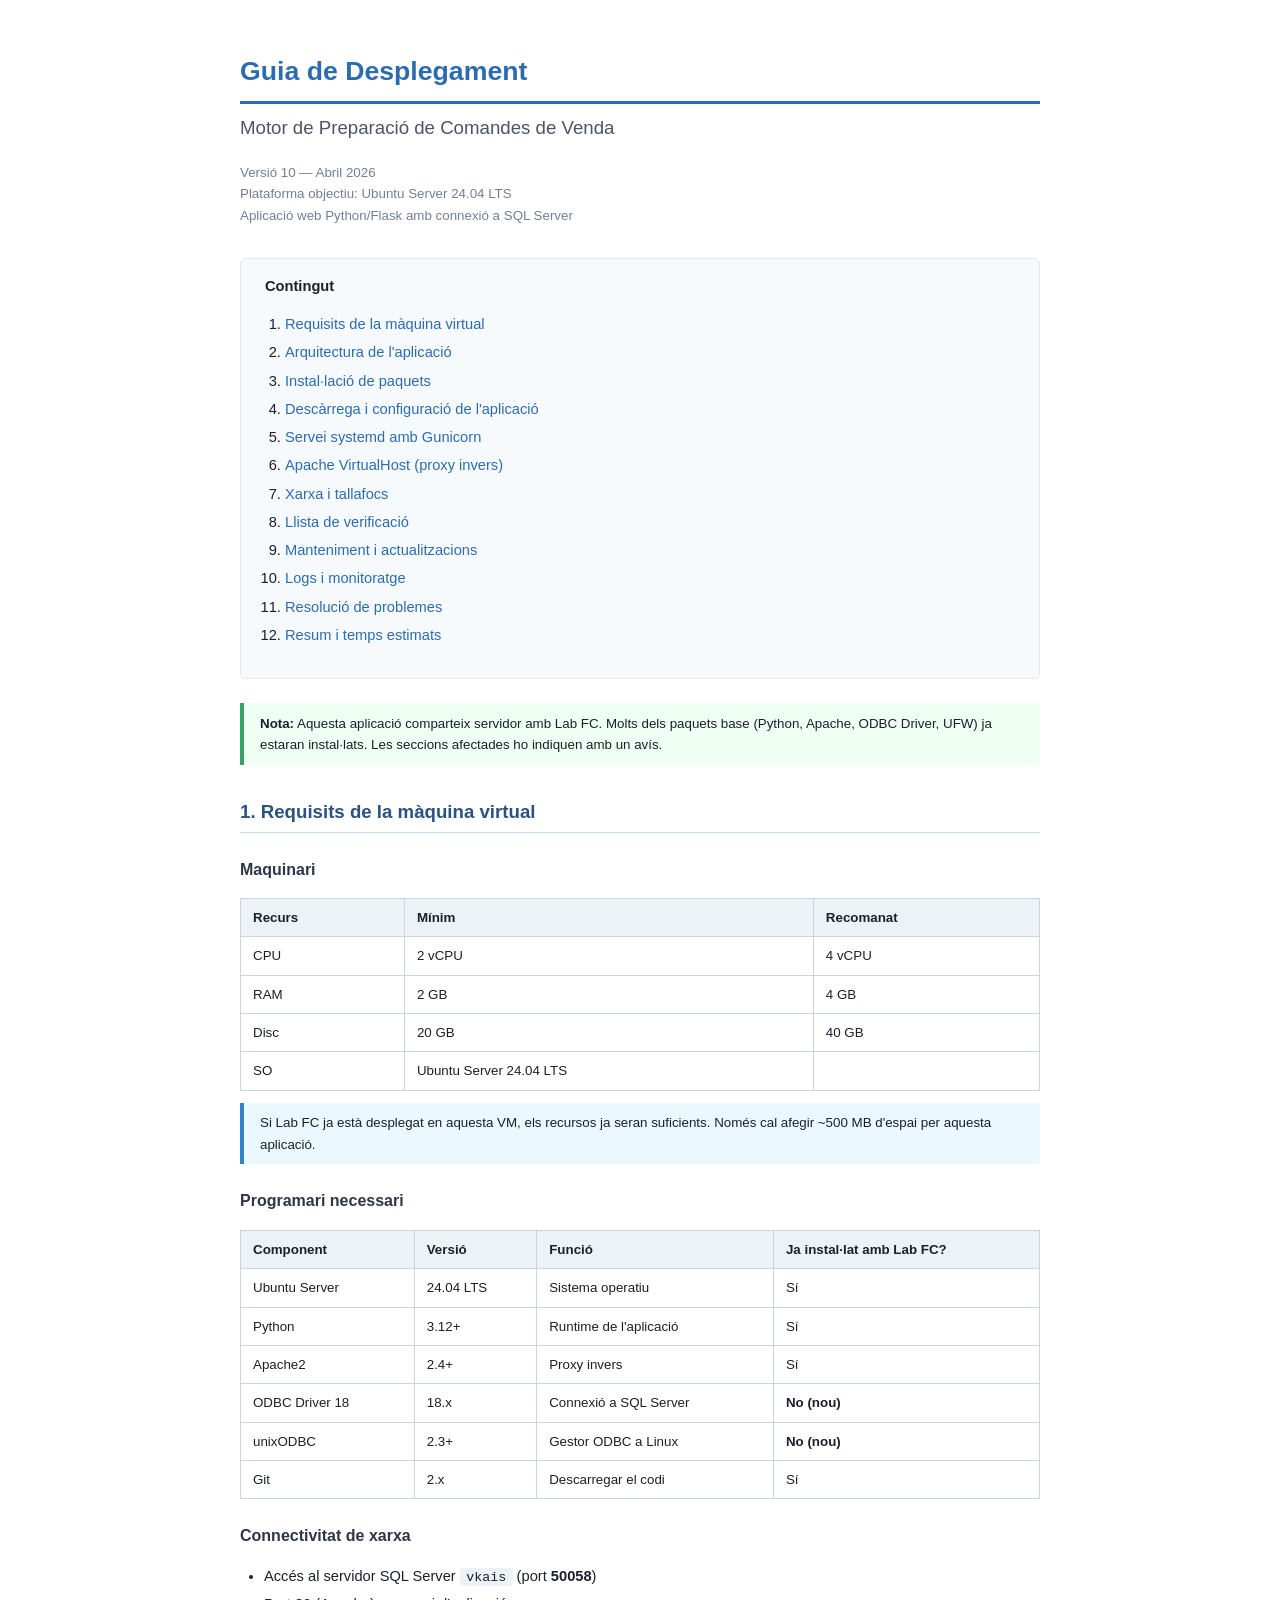
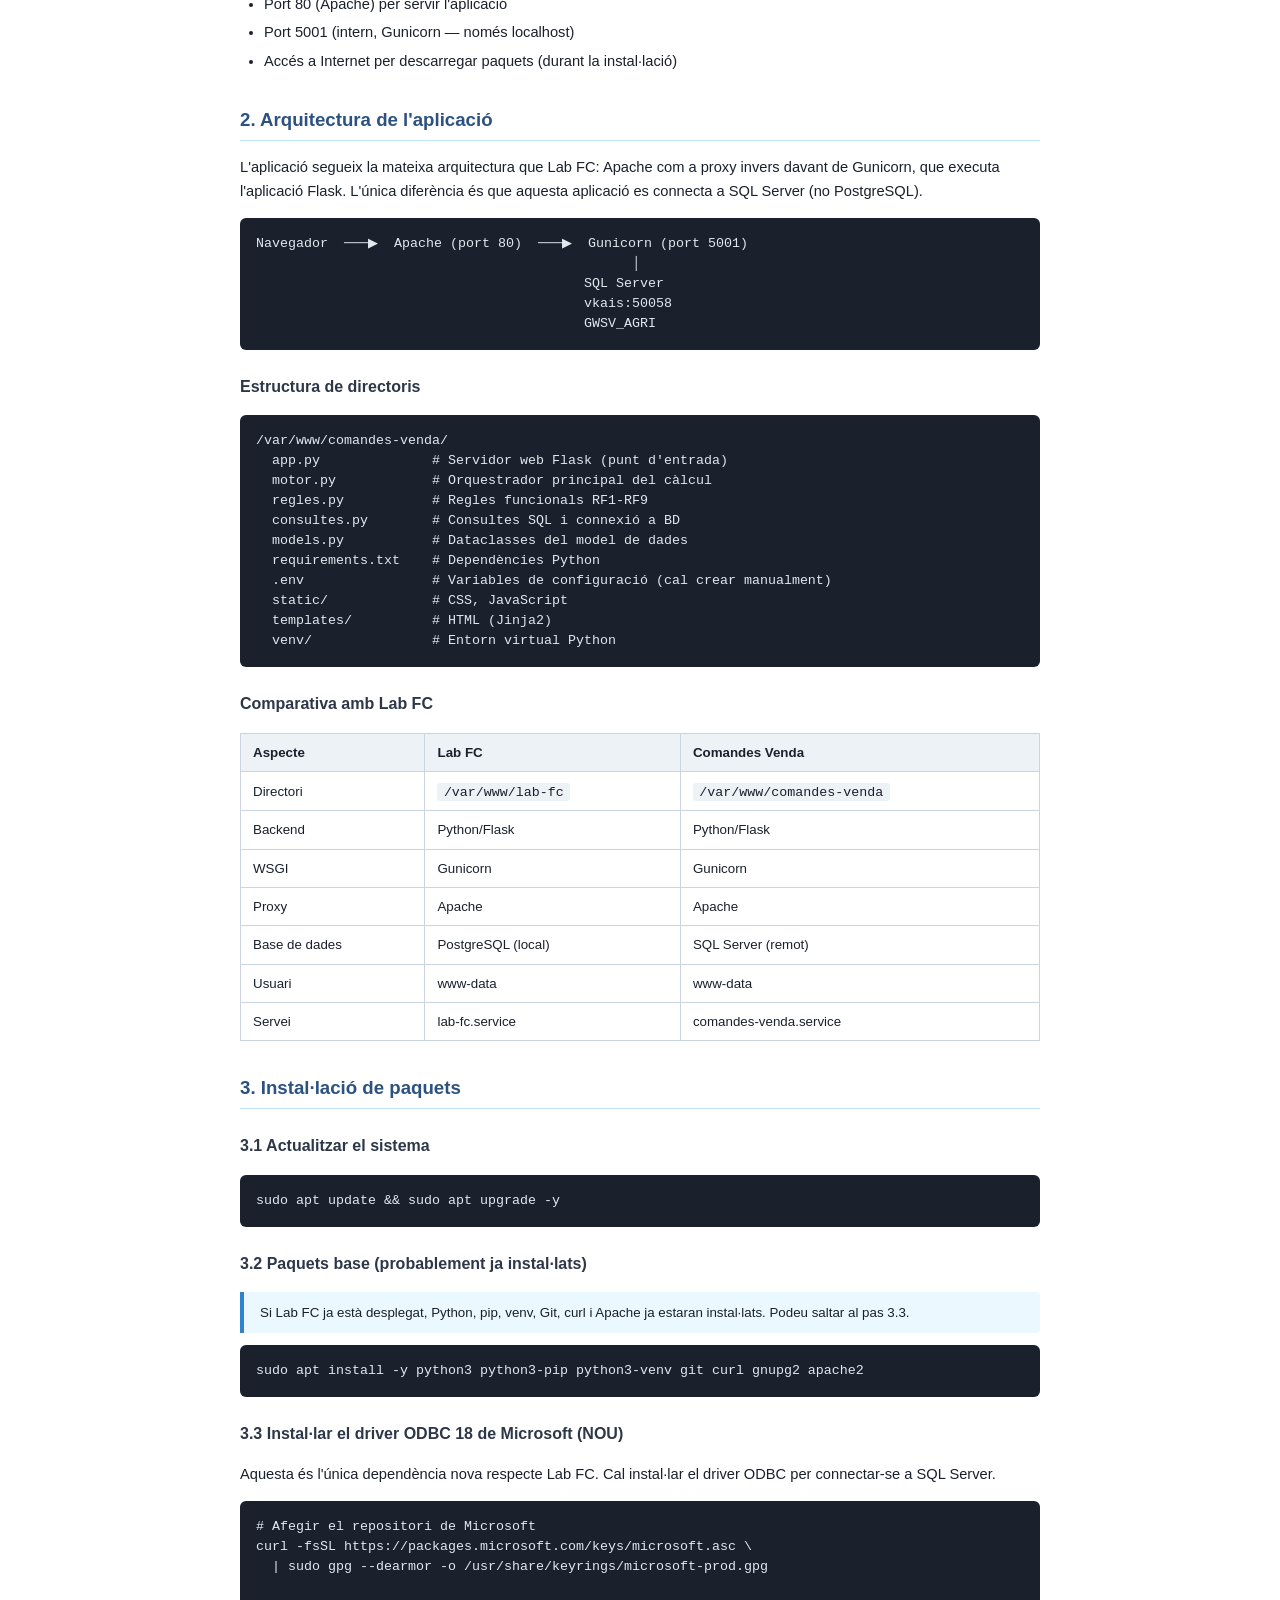
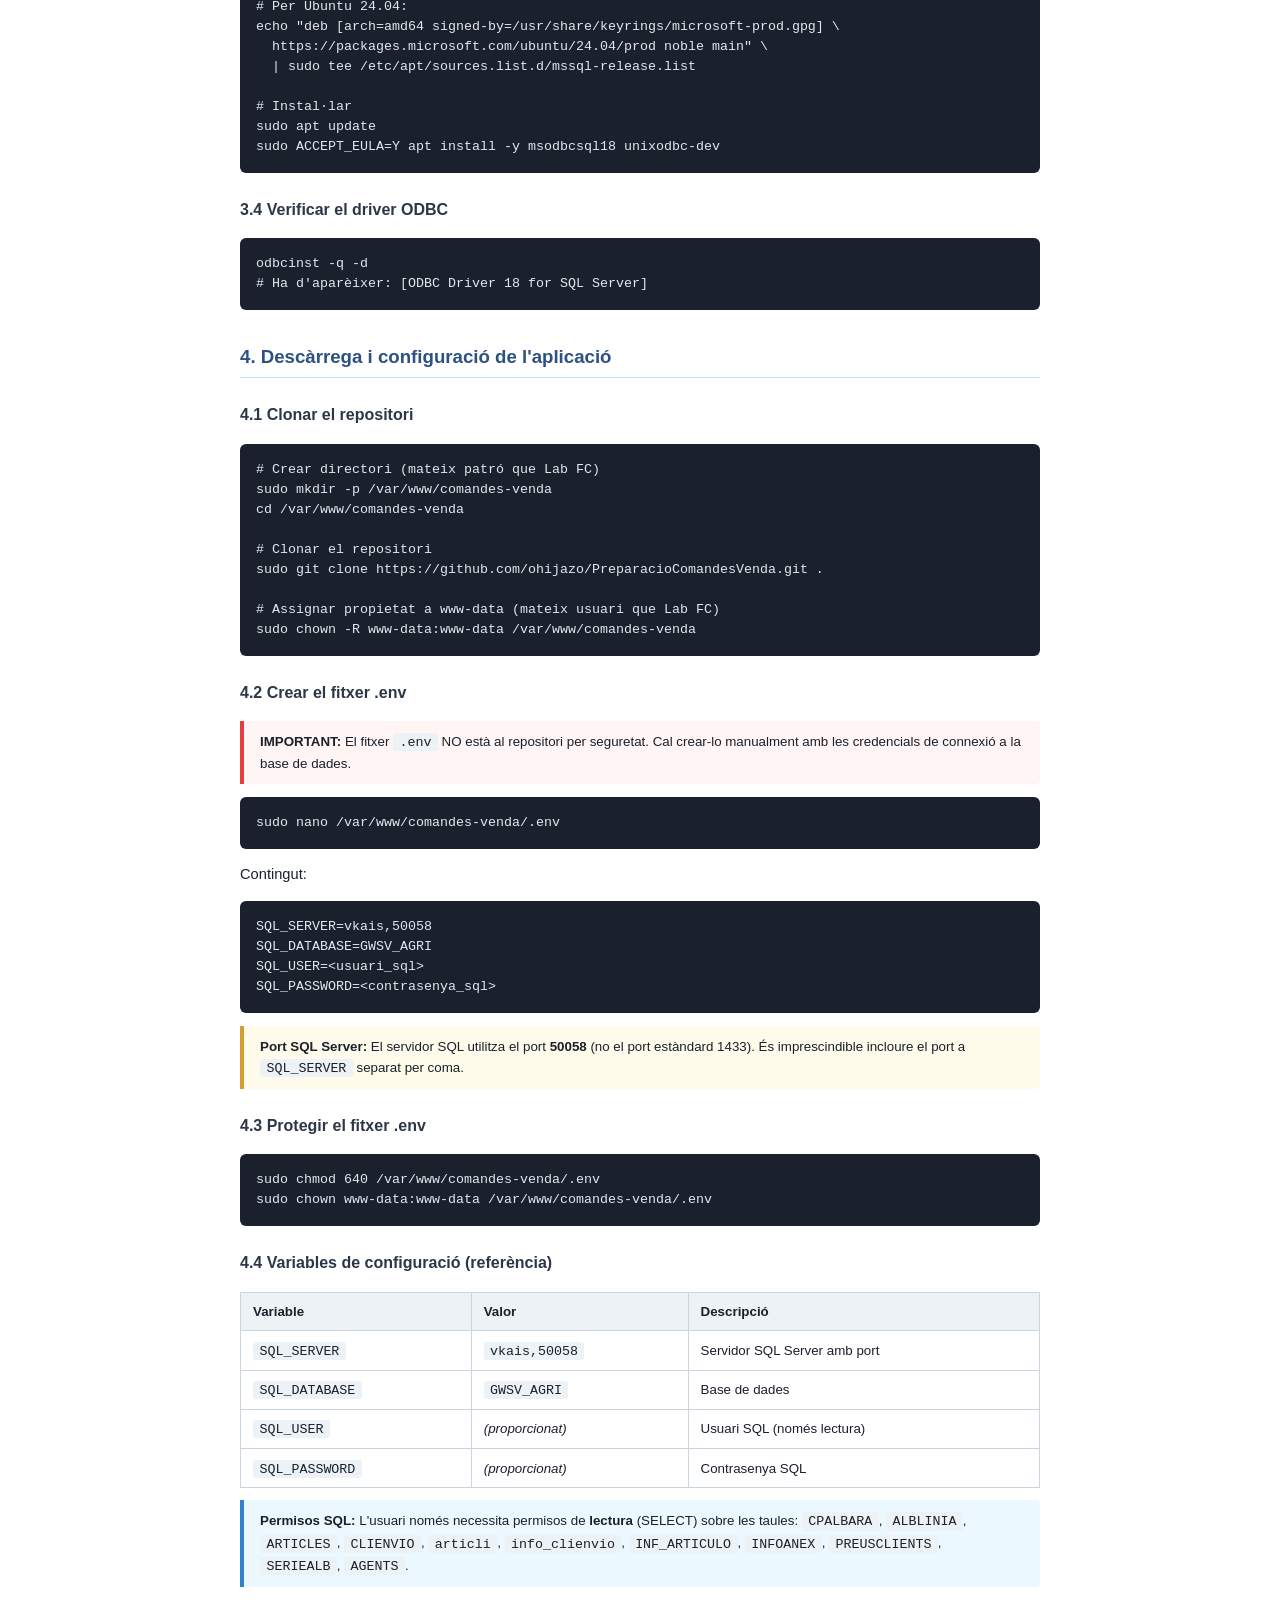
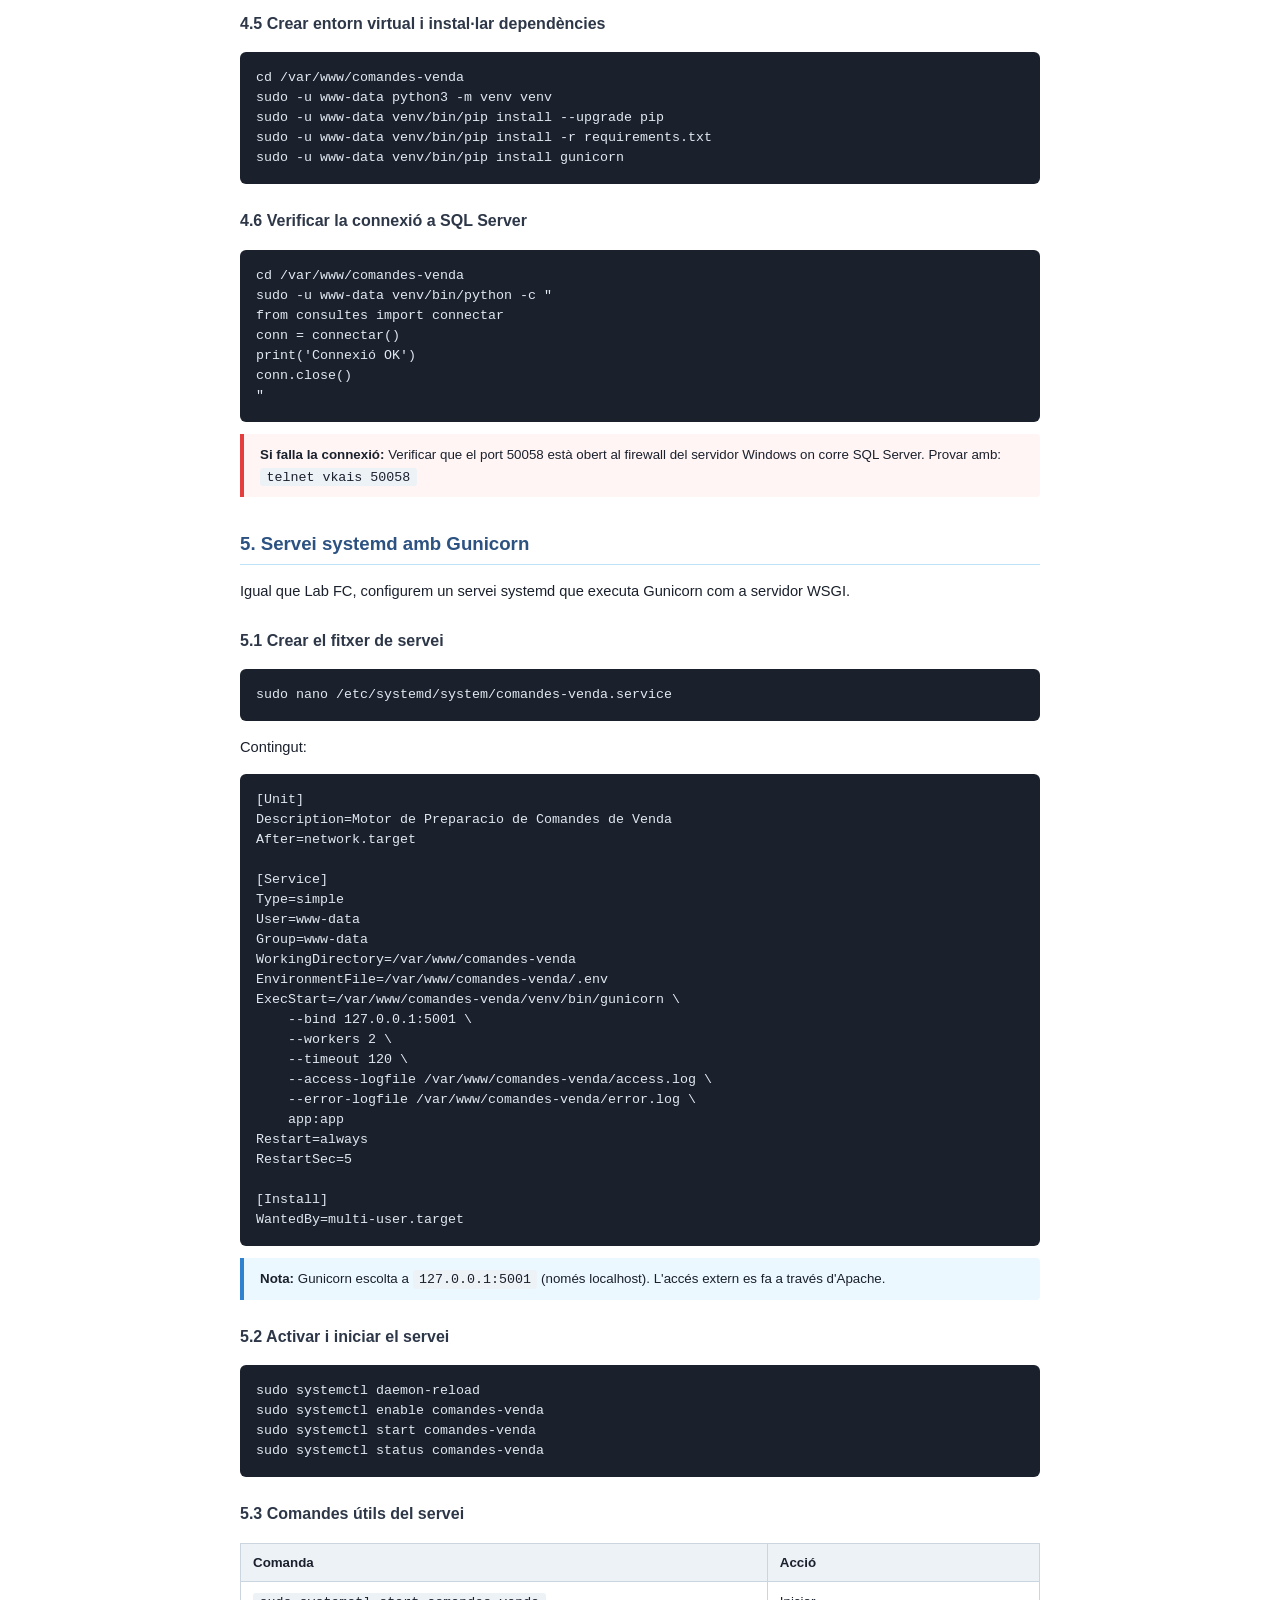
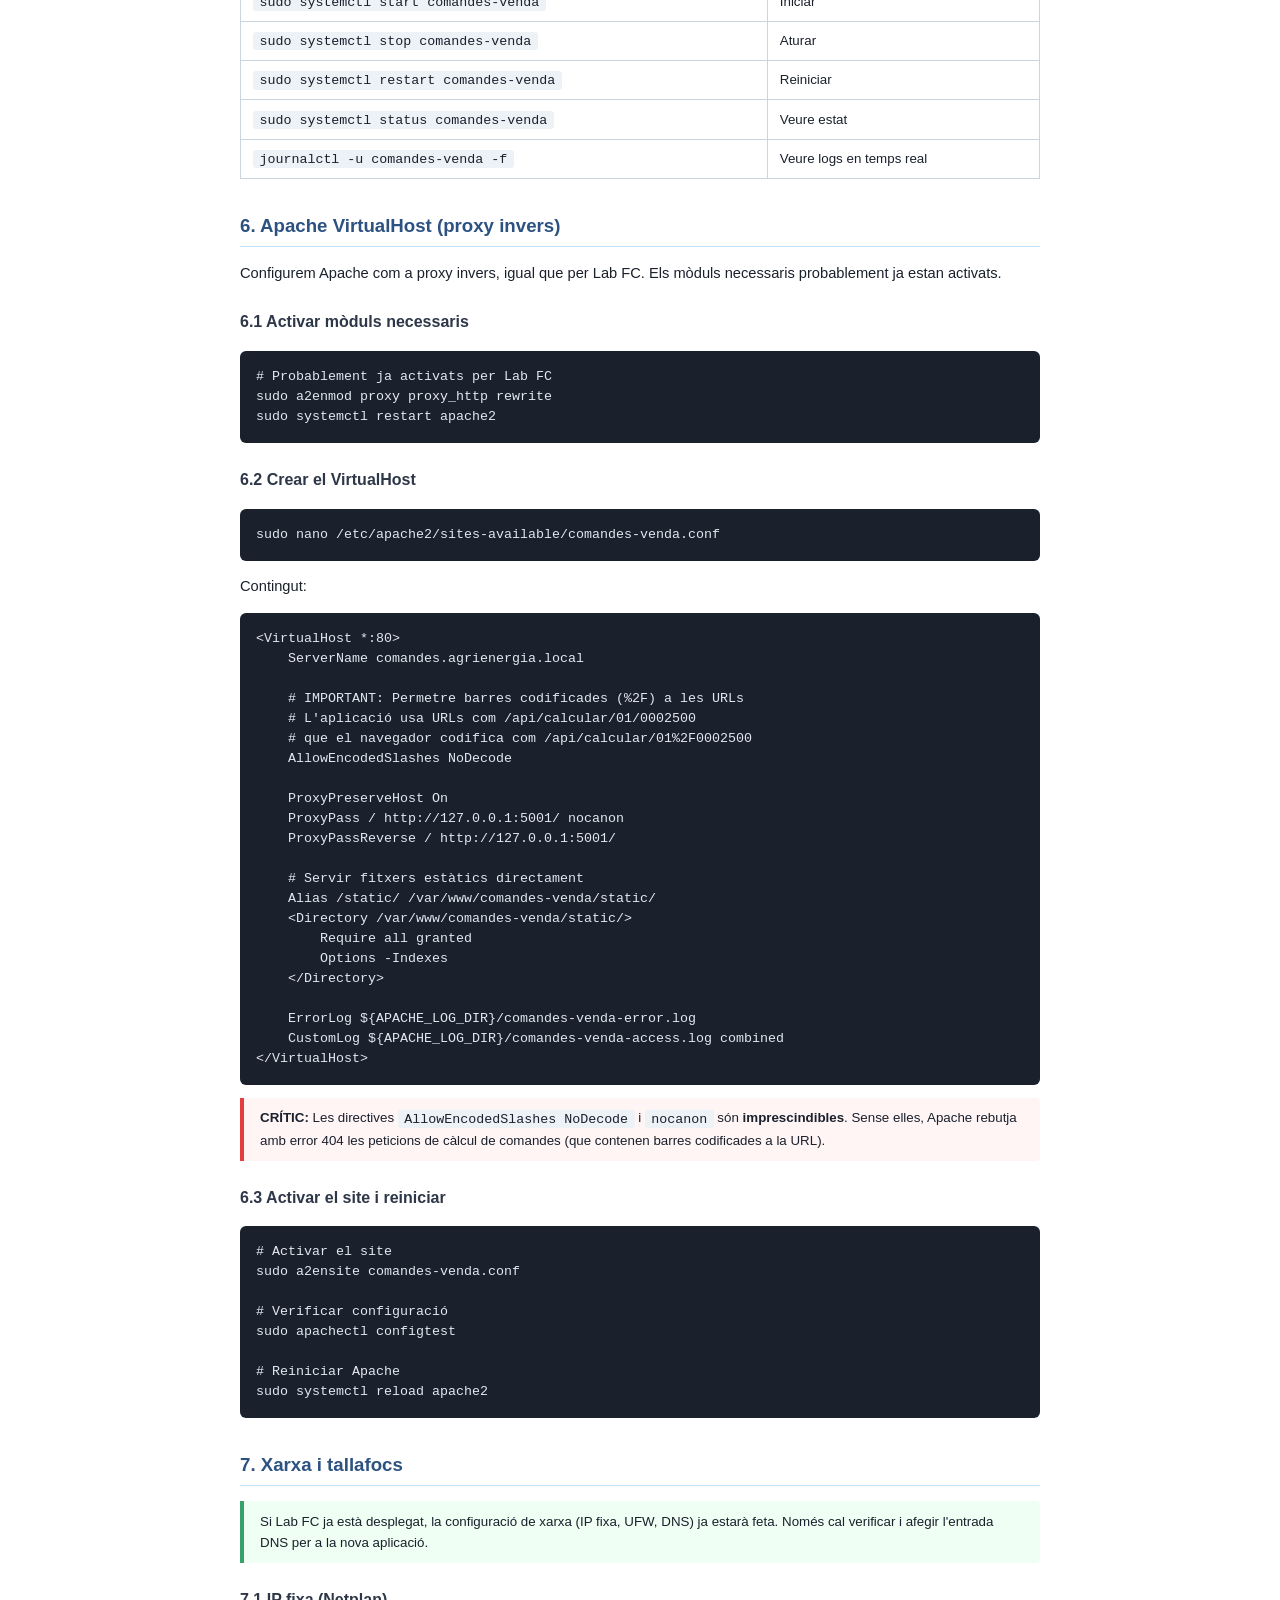
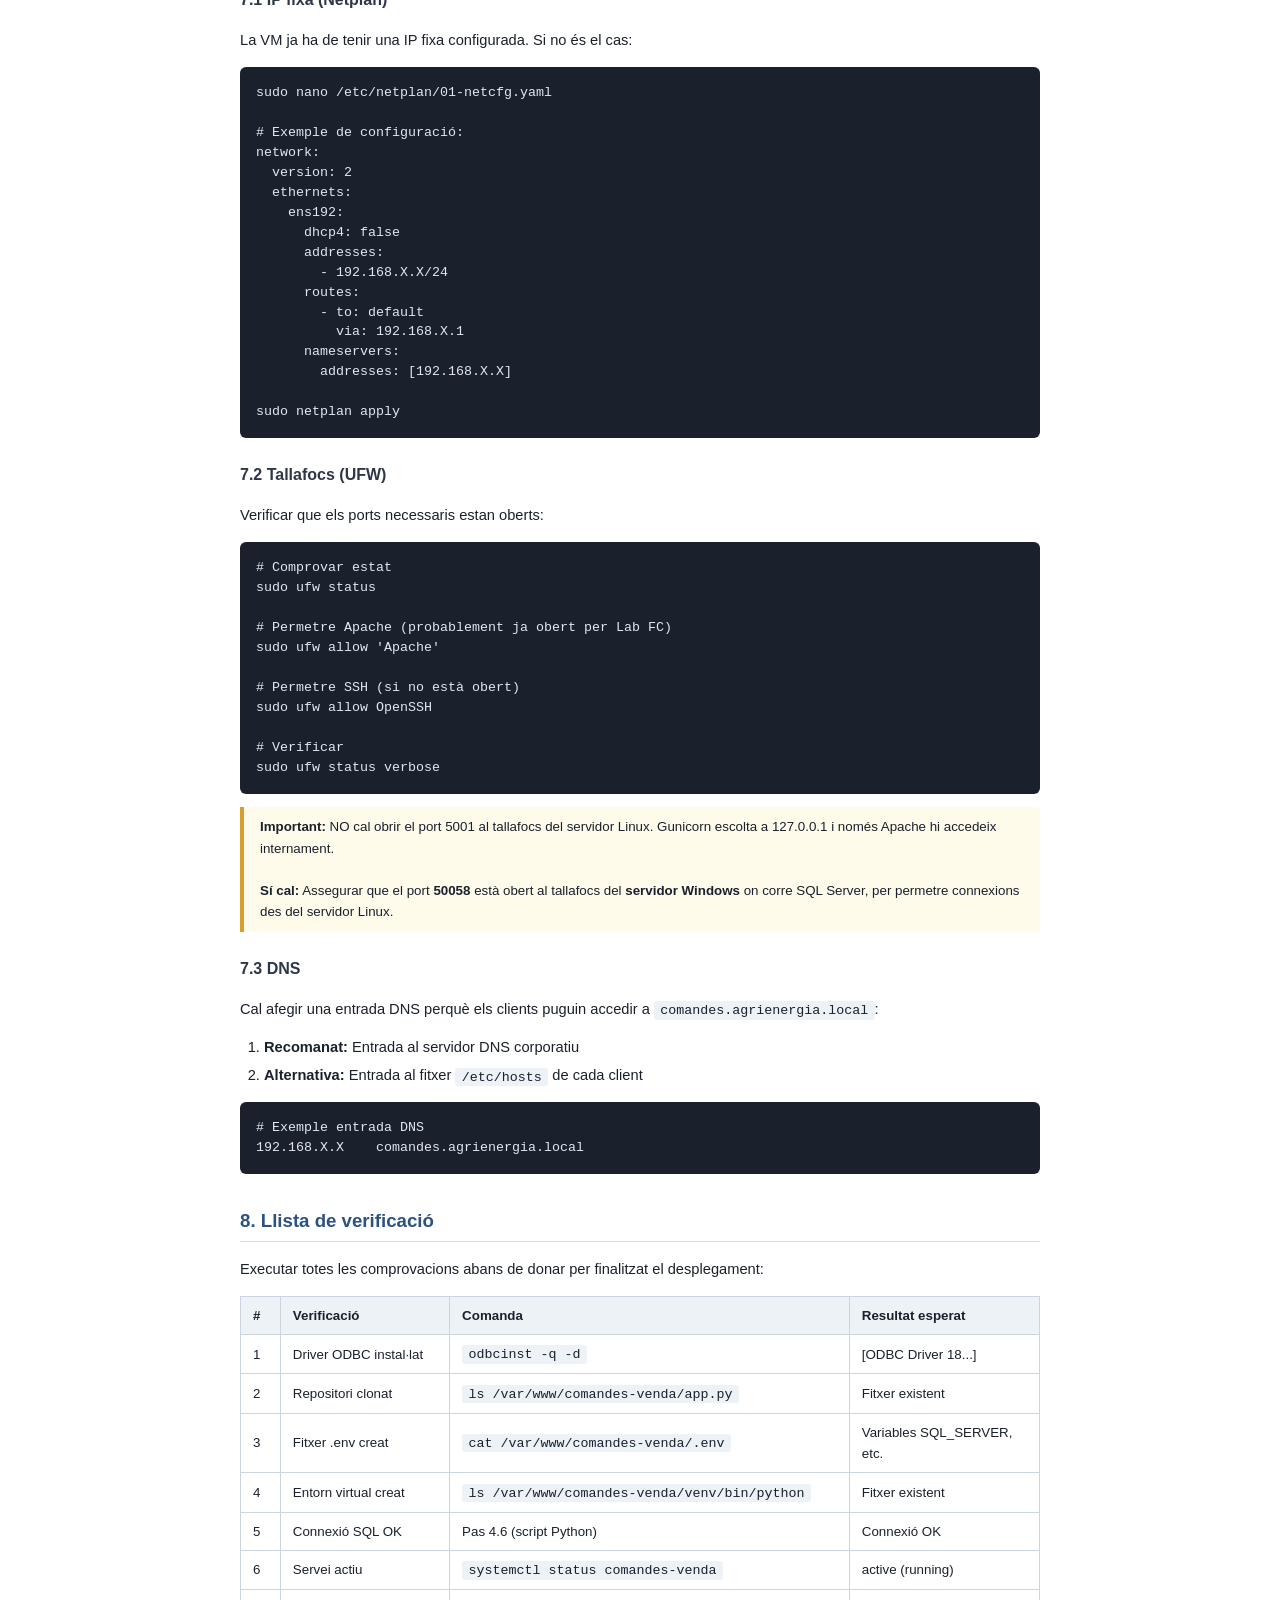
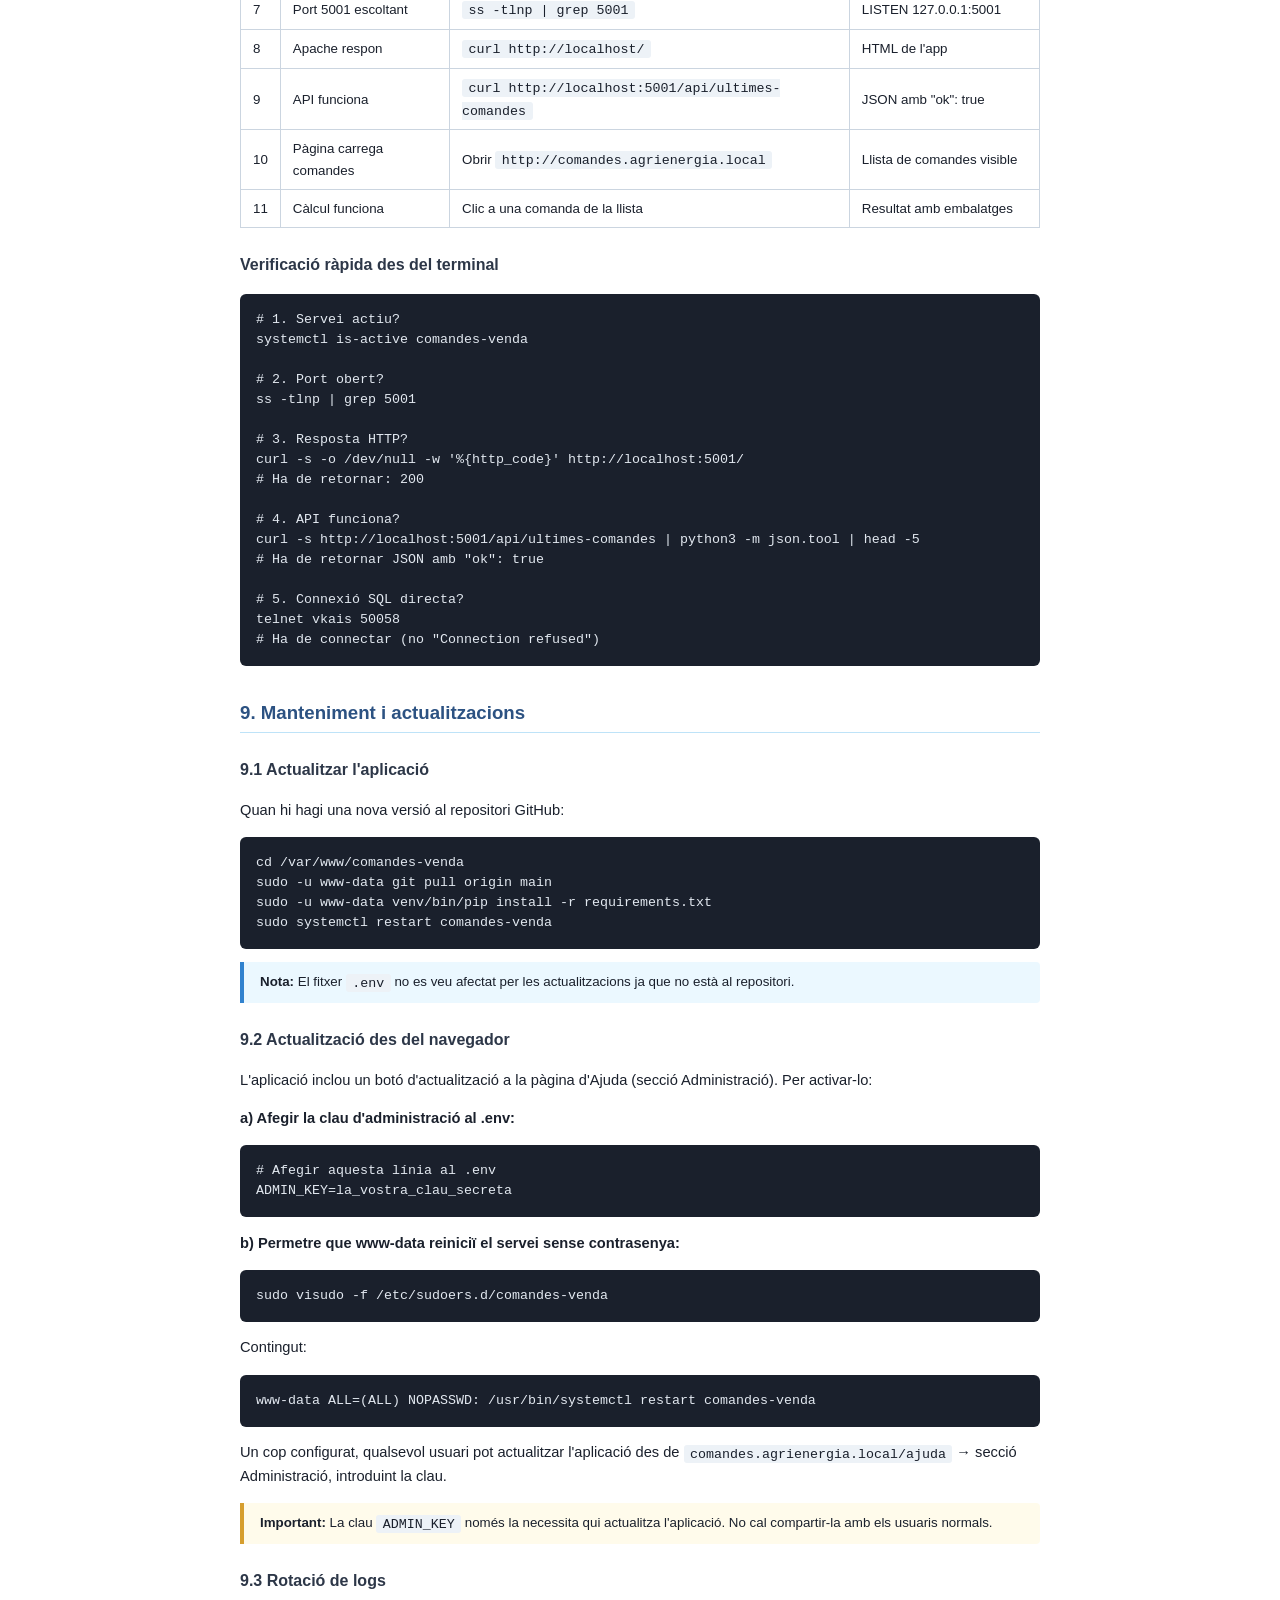
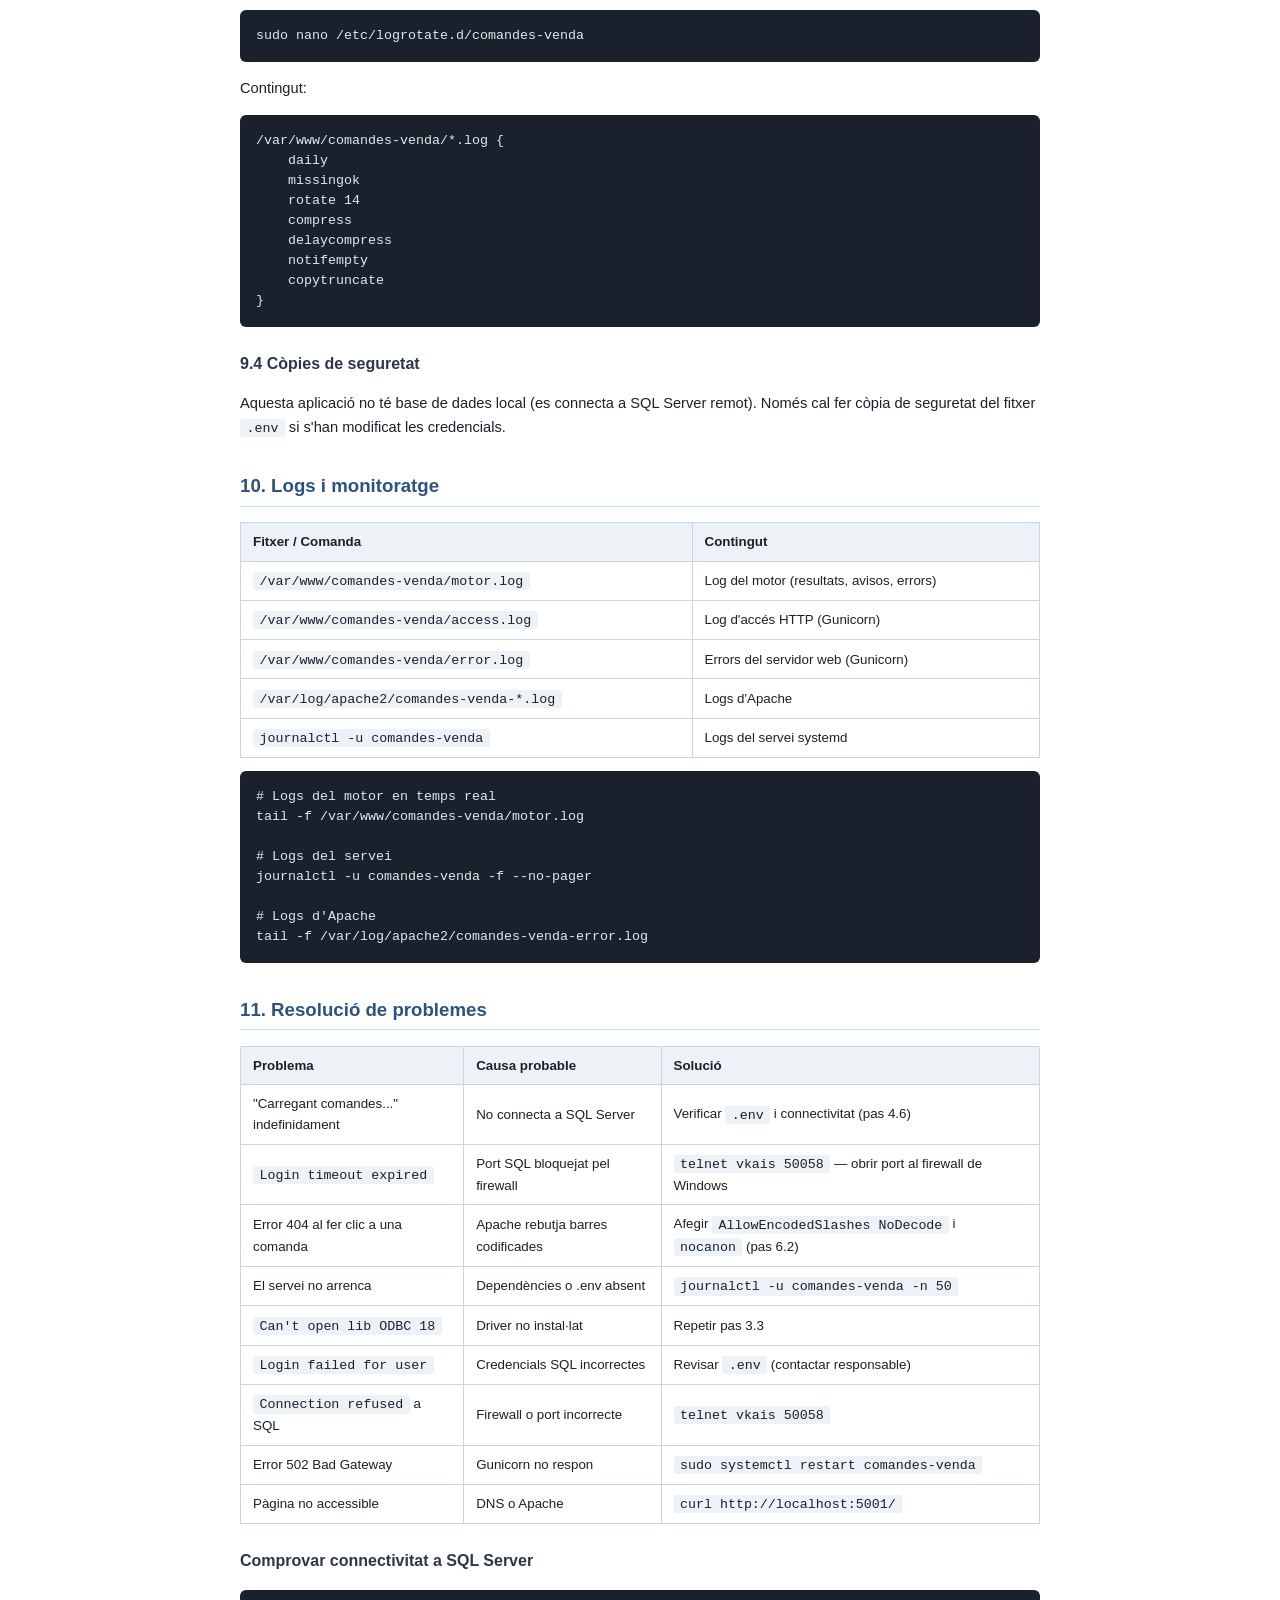
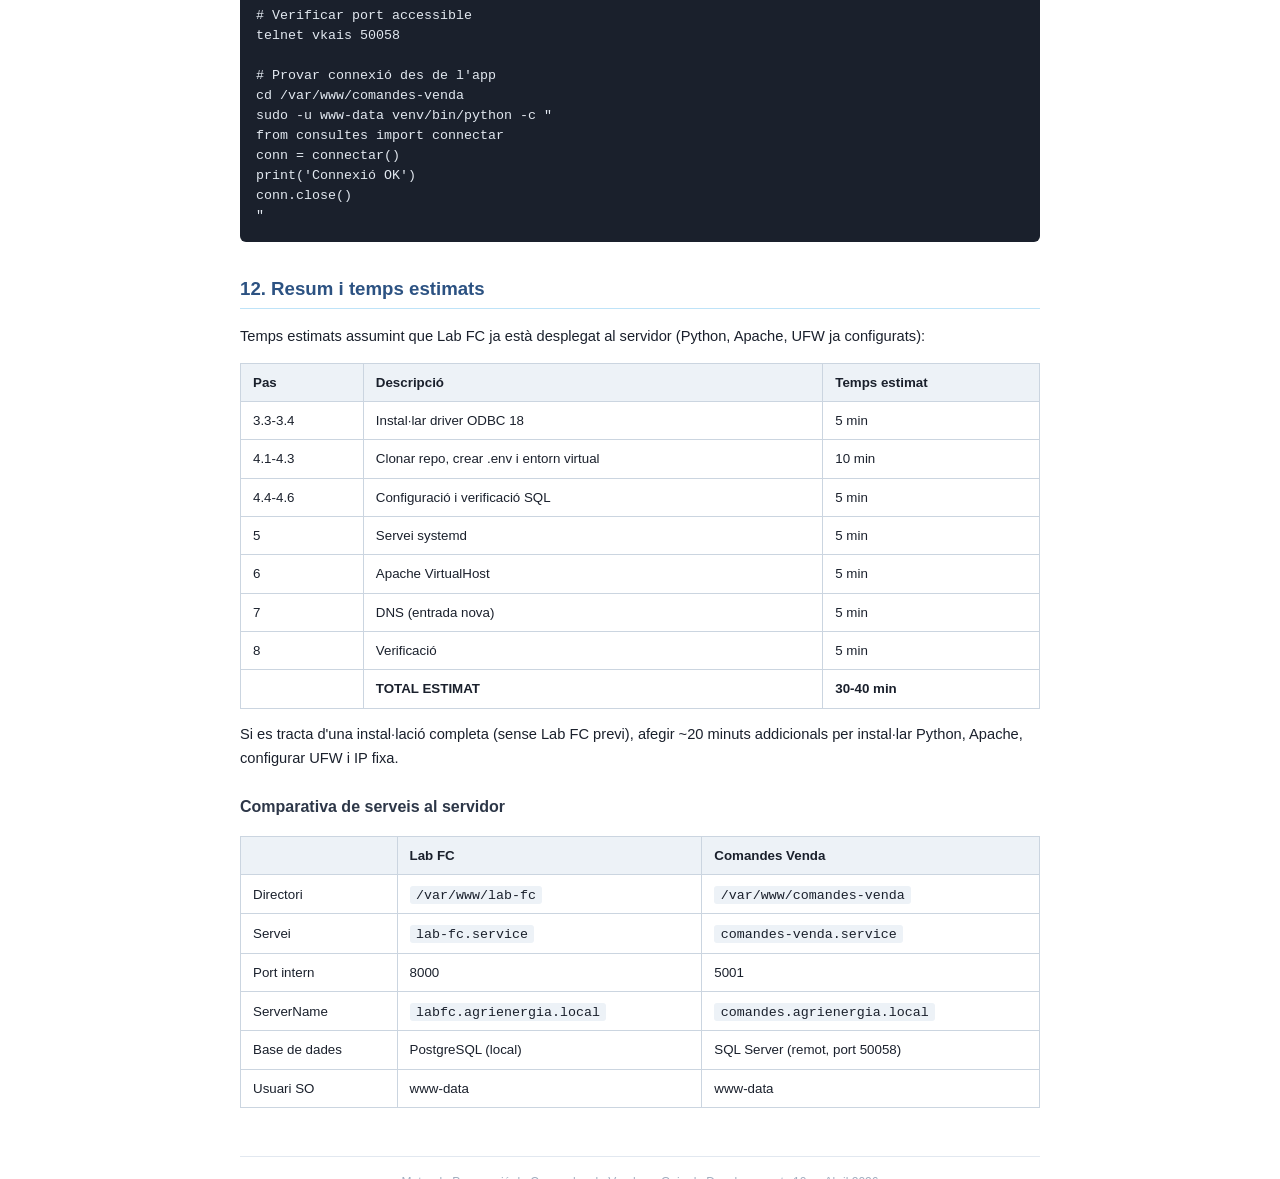
<file: docs/guia-desplegament.html>
<!DOCTYPE html>
<html lang="ca">
<head>
    <meta charset="UTF-8">
    <title>Guia de Desplegament - Motor de Preparaci&oacute; de Comandes de Venda</title>
    <style>
        @page { size: A4; margin: 2cm; }
        body { font-family: 'Segoe UI', Arial, sans-serif; font-size: 11pt; line-height: 1.6; color: #1a202c; max-width: 800px; margin: 0 auto; padding: 2rem; }
        h1 { color: #2b6cb0; font-size: 20pt; border-bottom: 3px solid #2b6cb0; padding-bottom: 0.5rem; }
        h2 { color: #2c5282; font-size: 14pt; margin-top: 2rem; border-bottom: 1px solid #bee3f8; padding-bottom: 0.3rem; page-break-after: avoid; }
        h3 { color: #2d3748; font-size: 12pt; margin-top: 1.5rem; page-break-after: avoid; }
        code { font-family: 'JetBrains Mono', 'Consolas', monospace; background: #edf2f7; padding: 0.1rem 0.4rem; border-radius: 3px; font-size: 10pt; }
        pre { background: #1a202c; color: #e2e8f0; padding: 1rem; border-radius: 6px; overflow-x: auto; font-size: 9.5pt; line-height: 1.5; }
        pre code { background: none; color: inherit; padding: 0; }
        table { width: 100%; border-collapse: collapse; margin: 0.75rem 0; font-size: 10pt; }
        th, td { border: 1px solid #cbd5e0; padding: 0.5rem 0.75rem; text-align: left; }
        th { background: #edf2f7; font-weight: 600; }
        .info { background: #ebf8ff; border-left: 4px solid #3182ce; padding: 0.6rem 1rem; margin: 0.75rem 0; border-radius: 0 4px 4px 0; font-size: 10pt; }
        .warning { background: #fffbeb; border-left: 4px solid #d69e2e; padding: 0.6rem 1rem; margin: 0.75rem 0; border-radius: 0 4px 4px 0; font-size: 10pt; }
        .danger { background: #fff5f5; border-left: 4px solid #e53e3e; padding: 0.6rem 1rem; margin: 0.75rem 0; border-radius: 0 4px 4px 0; font-size: 10pt; }
        .success { background: #f0fff4; border-left: 4px solid #38a169; padding: 0.6rem 1rem; margin: 0.75rem 0; border-radius: 0 4px 4px 0; font-size: 10pt; }
        .header-meta { color: #718096; font-size: 10pt; margin-bottom: 2rem; }
        .toc { background: #f7fafc; border: 1px solid #e2e8f0; border-radius: 6px; padding: 1rem 1.5rem; margin: 1.5rem 0; }
        .toc ol { padding-left: 1.25rem; }
        .toc a { color: #2b6cb0; text-decoration: none; }
        ul, ol { padding-left: 1.5rem; }
        li { margin-bottom: 0.3rem; }
        .footer { margin-top: 3rem; padding-top: 1rem; border-top: 1px solid #e2e8f0; color: #a0aec0; font-size: 9pt; text-align: center; }
    </style>
</head>
<body>

<h1>Guia de Desplegament</h1>
<p style="font-size: 14pt; color: #4a5568; margin-top: -0.5rem;">Motor de Preparaci&oacute; de Comandes de Venda</p>
<div class="header-meta">
    Versi&oacute; 10 &mdash; Abril 2026<br>
    Plataforma objectiu: Ubuntu Server 24.04 LTS<br>
    Aplicaci&oacute; web Python/Flask amb connexi&oacute; a SQL Server
</div>

<div class="toc">
    <strong>Contingut</strong>
    <ol>
        <li><a href="#requisits">Requisits de la m&agrave;quina virtual</a></li>
        <li><a href="#arquitectura">Arquitectura de l'aplicaci&oacute;</a></li>
        <li><a href="#instal">Instal&middot;laci&oacute; de paquets</a></li>
        <li><a href="#descarrega">Desc&agrave;rrega i configuraci&oacute; de l'aplicaci&oacute;</a></li>
        <li><a href="#servei">Servei systemd amb Gunicorn</a></li>
        <li><a href="#apache">Apache VirtualHost (proxy invers)</a></li>
        <li><a href="#xarxa">Xarxa i tallafocs</a></li>
        <li><a href="#verificacio">Llista de verificaci&oacute;</a></li>
        <li><a href="#manteniment">Manteniment i actualitzacions</a></li>
        <li><a href="#logs">Logs i monitoratge</a></li>
        <li><a href="#troubleshooting">Resoluci&oacute; de problemes</a></li>
        <li><a href="#resum">Resum i temps estimats</a></li>
    </ol>
</div>

<div class="success">
    <strong>Nota:</strong> Aquesta aplicaci&oacute; comparteix servidor amb Lab FC. Molts dels paquets base (Python, Apache, ODBC Driver, UFW) ja estaran instal&middot;lats. Les seccions afectades ho indiquen amb un av&iacute;s.
</div>

<!-- 1. REQUISITS VM -->
<h2 id="requisits">1. Requisits de la m&agrave;quina virtual</h2>

<h3>Maquinari</h3>
<table>
    <tr><th>Recurs</th><th>M&iacute;nim</th><th>Recomanat</th></tr>
    <tr><td>CPU</td><td>2 vCPU</td><td>4 vCPU</td></tr>
    <tr><td>RAM</td><td>2 GB</td><td>4 GB</td></tr>
    <tr><td>Disc</td><td>20 GB</td><td>40 GB</td></tr>
    <tr><td>SO</td><td>Ubuntu Server 24.04 LTS</td><td></td></tr>
</table>

<div class="info">
    Si Lab FC ja est&agrave; desplegat en aquesta VM, els recursos ja seran suficients. Nom&eacute;s cal afegir ~500 MB d'espai per aquesta aplicaci&oacute;.
</div>

<h3>Programari necessari</h3>
<table>
    <tr><th>Component</th><th>Versi&oacute;</th><th>Funci&oacute;</th><th>Ja instal&middot;lat amb Lab FC?</th></tr>
    <tr><td>Ubuntu Server</td><td>24.04 LTS</td><td>Sistema operatiu</td><td>S&iacute;</td></tr>
    <tr><td>Python</td><td>3.12+</td><td>Runtime de l'aplicaci&oacute;</td><td>S&iacute;</td></tr>
    <tr><td>Apache2</td><td>2.4+</td><td>Proxy invers</td><td>S&iacute;</td></tr>
    <tr><td>ODBC Driver 18</td><td>18.x</td><td>Connexi&oacute; a SQL Server</td><td><strong>No (nou)</strong></td></tr>
    <tr><td>unixODBC</td><td>2.3+</td><td>Gestor ODBC a Linux</td><td><strong>No (nou)</strong></td></tr>
    <tr><td>Git</td><td>2.x</td><td>Descarregar el codi</td><td>S&iacute;</td></tr>
</table>

<h3>Connectivitat de xarxa</h3>
<ul>
    <li>Acc&eacute;s al servidor SQL Server <code>vkais</code> (port <strong>50058</strong>)</li>
    <li>Port 80 (Apache) per servir l'aplicaci&oacute;</li>
    <li>Port 5001 (intern, Gunicorn &mdash; nom&eacute;s localhost)</li>
    <li>Acc&eacute;s a Internet per descarregar paquets (durant la instal&middot;laci&oacute;)</li>
</ul>

<!-- 2. ARQUITECTURA -->
<h2 id="arquitectura">2. Arquitectura de l'aplicaci&oacute;</h2>

<p>L'aplicaci&oacute; segueix la mateixa arquitectura que Lab FC: Apache com a proxy invers davant de Gunicorn, que executa l'aplicaci&oacute; Flask. L'&uacute;nica difer&egrave;ncia &eacute;s que aquesta aplicaci&oacute; es connecta a SQL Server (no PostgreSQL).</p>

<pre><code>Navegador  ───▶  Apache (port 80)  ───▶  Gunicorn (port 5001)
                                               │
                                         SQL Server
                                         vkais:50058
                                         GWSV_AGRI</code></pre>

<h3>Estructura de directoris</h3>
<pre><code>/var/www/comandes-venda/
  app.py              # Servidor web Flask (punt d'entrada)
  motor.py            # Orquestrador principal del c&agrave;lcul
  regles.py           # Regles funcionals RF1-RF9
  consultes.py        # Consultes SQL i connexi&oacute; a BD
  models.py           # Dataclasses del model de dades
  requirements.txt    # Depend&egrave;ncies Python
  .env                # Variables de configuraci&oacute; (cal crear manualment)
  static/             # CSS, JavaScript
  templates/          # HTML (Jinja2)
  venv/               # Entorn virtual Python</code></pre>

<h3>Comparativa amb Lab FC</h3>
<table>
    <tr><th>Aspecte</th><th>Lab FC</th><th>Comandes Venda</th></tr>
    <tr><td>Directori</td><td><code>/var/www/lab-fc</code></td><td><code>/var/www/comandes-venda</code></td></tr>
    <tr><td>Backend</td><td>Python/Flask</td><td>Python/Flask</td></tr>
    <tr><td>WSGI</td><td>Gunicorn</td><td>Gunicorn</td></tr>
    <tr><td>Proxy</td><td>Apache</td><td>Apache</td></tr>
    <tr><td>Base de dades</td><td>PostgreSQL (local)</td><td>SQL Server (remot)</td></tr>
    <tr><td>Usuari</td><td>www-data</td><td>www-data</td></tr>
    <tr><td>Servei</td><td>lab-fc.service</td><td>comandes-venda.service</td></tr>
</table>

<!-- 3. INSTAL·LACIÓ PAQUETS -->
<h2 id="instal">3. Instal&middot;laci&oacute; de paquets</h2>

<h3>3.1 Actualitzar el sistema</h3>
<pre><code>sudo apt update && sudo apt upgrade -y</code></pre>

<h3>3.2 Paquets base (probablement ja instal&middot;lats)</h3>
<div class="info">
    Si Lab FC ja est&agrave; desplegat, Python, pip, venv, Git, curl i Apache ja estaran instal&middot;lats. Podeu saltar al pas 3.3.
</div>
<pre><code>sudo apt install -y python3 python3-pip python3-venv git curl gnupg2 apache2</code></pre>

<h3>3.3 Instal&middot;lar el driver ODBC 18 de Microsoft (NOU)</h3>
<p>Aquesta &eacute;s l'&uacute;nica depend&egrave;ncia nova respecte Lab FC. Cal instal&middot;lar el driver ODBC per connectar-se a SQL Server.</p>
<pre><code># Afegir el repositori de Microsoft
curl -fsSL https://packages.microsoft.com/keys/microsoft.asc \
  | sudo gpg --dearmor -o /usr/share/keyrings/microsoft-prod.gpg

# Per Ubuntu 24.04:
echo "deb [arch=amd64 signed-by=/usr/share/keyrings/microsoft-prod.gpg] \
  https://packages.microsoft.com/ubuntu/24.04/prod noble main" \
  | sudo tee /etc/apt/sources.list.d/mssql-release.list

# Instal·lar
sudo apt update
sudo ACCEPT_EULA=Y apt install -y msodbcsql18 unixodbc-dev</code></pre>

<h3>3.4 Verificar el driver ODBC</h3>
<pre><code>odbcinst -q -d
# Ha d'apar&egrave;ixer: [ODBC Driver 18 for SQL Server]</code></pre>

<!-- 4. DESCÀRREGA I CONFIGURACIÓ -->
<h2 id="descarrega">4. Desc&agrave;rrega i configuraci&oacute; de l'aplicaci&oacute;</h2>

<h3>4.1 Clonar el repositori</h3>
<pre><code># Crear directori (mateix patr&oacute; que Lab FC)
sudo mkdir -p /var/www/comandes-venda
cd /var/www/comandes-venda

# Clonar el repositori
sudo git clone https://github.com/ohijazo/PreparacioComandesVenda.git .

# Assignar propietat a www-data (mateix usuari que Lab FC)
sudo chown -R www-data:www-data /var/www/comandes-venda</code></pre>

<h3>4.2 Crear el fitxer .env</h3>
<div class="danger">
    <strong>IMPORTANT:</strong> El fitxer <code>.env</code> NO est&agrave; al repositori per seguretat. Cal crear-lo manualment amb les credencials de connexi&oacute; a la base de dades.
</div>
<pre><code>sudo nano /var/www/comandes-venda/.env</code></pre>
<p>Contingut:</p>
<pre><code>SQL_SERVER=vkais,50058
SQL_DATABASE=GWSV_AGRI
SQL_USER=&lt;usuari_sql&gt;
SQL_PASSWORD=&lt;contrasenya_sql&gt;</code></pre>

<div class="warning">
    <strong>Port SQL Server:</strong> El servidor SQL utilitza el port <strong>50058</strong> (no el port est&agrave;ndard 1433). &Eacute;s imprescindible incloure el port a <code>SQL_SERVER</code> separat per coma.
</div>

<h3>4.3 Protegir el fitxer .env</h3>
<pre><code>sudo chmod 640 /var/www/comandes-venda/.env
sudo chown www-data:www-data /var/www/comandes-venda/.env</code></pre>

<h3>4.4 Variables de configuraci&oacute; (refer&egrave;ncia)</h3>
<table>
    <tr><th>Variable</th><th>Valor</th><th>Descripci&oacute;</th></tr>
    <tr><td><code>SQL_SERVER</code></td><td><code>vkais,50058</code></td><td>Servidor SQL Server amb port</td></tr>
    <tr><td><code>SQL_DATABASE</code></td><td><code>GWSV_AGRI</code></td><td>Base de dades</td></tr>
    <tr><td><code>SQL_USER</code></td><td><em>(proporcionat)</em></td><td>Usuari SQL (nom&eacute;s lectura)</td></tr>
    <tr><td><code>SQL_PASSWORD</code></td><td><em>(proporcionat)</em></td><td>Contrasenya SQL</td></tr>
</table>

<div class="info">
    <strong>Permisos SQL:</strong> L'usuari nom&eacute;s necessita permisos de <strong>lectura</strong> (SELECT) sobre les taules:
    <code>CPALBARA</code>, <code>ALBLINIA</code>, <code>ARTICLES</code>, <code>CLIENVIO</code>,
    <code>articli</code>, <code>info_clienvio</code>, <code>INF_ARTICULO</code>, <code>INFOANEX</code>,
    <code>PREUSCLIENTS</code>, <code>SERIEALB</code>, <code>AGENTS</code>.
</div>

<h3>4.5 Crear entorn virtual i instal&middot;lar depend&egrave;ncies</h3>
<pre><code>cd /var/www/comandes-venda
sudo -u www-data python3 -m venv venv
sudo -u www-data venv/bin/pip install --upgrade pip
sudo -u www-data venv/bin/pip install -r requirements.txt
sudo -u www-data venv/bin/pip install gunicorn</code></pre>

<h3>4.6 Verificar la connexi&oacute; a SQL Server</h3>
<pre><code>cd /var/www/comandes-venda
sudo -u www-data venv/bin/python -c "
from consultes import connectar
conn = connectar()
print('Connexi&oacute; OK')
conn.close()
"</code></pre>

<div class="danger">
    <strong>Si falla la connexi&oacute;:</strong> Verificar que el port 50058 est&agrave; obert al firewall del servidor Windows on corre SQL Server. Provar amb: <code>telnet vkais 50058</code>
</div>

<!-- 5. SERVEI SYSTEMD -->
<h2 id="servei">5. Servei systemd amb Gunicorn</h2>

<p>Igual que Lab FC, configurem un servei systemd que executa Gunicorn com a servidor WSGI.</p>

<h3>5.1 Crear el fitxer de servei</h3>
<pre><code>sudo nano /etc/systemd/system/comandes-venda.service</code></pre>

<p>Contingut:</p>
<pre><code>[Unit]
Description=Motor de Preparacio de Comandes de Venda
After=network.target

[Service]
Type=simple
User=www-data
Group=www-data
WorkingDirectory=/var/www/comandes-venda
EnvironmentFile=/var/www/comandes-venda/.env
ExecStart=/var/www/comandes-venda/venv/bin/gunicorn \
    --bind 127.0.0.1:5001 \
    --workers 2 \
    --timeout 120 \
    --access-logfile /var/www/comandes-venda/access.log \
    --error-logfile /var/www/comandes-venda/error.log \
    app:app
Restart=always
RestartSec=5

[Install]
WantedBy=multi-user.target</code></pre>

<div class="info">
    <strong>Nota:</strong> Gunicorn escolta a <code>127.0.0.1:5001</code> (nom&eacute;s localhost). L'acc&eacute;s extern es fa a trav&eacute;s d'Apache.
</div>

<h3>5.2 Activar i iniciar el servei</h3>
<pre><code>sudo systemctl daemon-reload
sudo systemctl enable comandes-venda
sudo systemctl start comandes-venda
sudo systemctl status comandes-venda</code></pre>

<h3>5.3 Comandes &uacute;tils del servei</h3>
<table>
    <tr><th>Comanda</th><th>Acci&oacute;</th></tr>
    <tr><td><code>sudo systemctl start comandes-venda</code></td><td>Iniciar</td></tr>
    <tr><td><code>sudo systemctl stop comandes-venda</code></td><td>Aturar</td></tr>
    <tr><td><code>sudo systemctl restart comandes-venda</code></td><td>Reiniciar</td></tr>
    <tr><td><code>sudo systemctl status comandes-venda</code></td><td>Veure estat</td></tr>
    <tr><td><code>journalctl -u comandes-venda -f</code></td><td>Veure logs en temps real</td></tr>
</table>

<!-- 6. APACHE VIRTUALHOST -->
<h2 id="apache">6. Apache VirtualHost (proxy invers)</h2>

<p>Configurem Apache com a proxy invers, igual que per Lab FC. Els m&ograve;duls necessaris probablement ja estan activats.</p>

<h3>6.1 Activar m&ograve;duls necessaris</h3>
<pre><code># Probablement ja activats per Lab FC
sudo a2enmod proxy proxy_http rewrite
sudo systemctl restart apache2</code></pre>

<h3>6.2 Crear el VirtualHost</h3>
<pre><code>sudo nano /etc/apache2/sites-available/comandes-venda.conf</code></pre>

<p>Contingut:</p>
<pre><code>&lt;VirtualHost *:80&gt;
    ServerName comandes.agrienergia.local

    # IMPORTANT: Permetre barres codificades (%2F) a les URLs
    # L'aplicaci&oacute; usa URLs com /api/calcular/01/0002500
    # que el navegador codifica com /api/calcular/01%2F0002500
    AllowEncodedSlashes NoDecode

    ProxyPreserveHost On
    ProxyPass / http://127.0.0.1:5001/ nocanon
    ProxyPassReverse / http://127.0.0.1:5001/

    # Servir fitxers est&agrave;tics directament
    Alias /static/ /var/www/comandes-venda/static/
    &lt;Directory /var/www/comandes-venda/static/&gt;
        Require all granted
        Options -Indexes
    &lt;/Directory&gt;

    ErrorLog ${APACHE_LOG_DIR}/comandes-venda-error.log
    CustomLog ${APACHE_LOG_DIR}/comandes-venda-access.log combined
&lt;/VirtualHost&gt;</code></pre>

<div class="danger">
    <strong>CRÍTIC:</strong> Les directives <code>AllowEncodedSlashes NoDecode</code> i <code>nocanon</code> s&oacute;n <strong>imprescindibles</strong>. Sense elles, Apache rebutja amb error 404 les peticions de c&agrave;lcul de comandes (que contenen barres codificades a la URL).
</div>

<h3>6.3 Activar el site i reiniciar</h3>
<pre><code># Activar el site
sudo a2ensite comandes-venda.conf

# Verificar configuraci&oacute;
sudo apachectl configtest

# Reiniciar Apache
sudo systemctl reload apache2</code></pre>

<!-- 7. XARXA I TALLAFOCS -->
<h2 id="xarxa">7. Xarxa i tallafocs</h2>

<div class="success">
    Si Lab FC ja est&agrave; desplegat, la configuraci&oacute; de xarxa (IP fixa, UFW, DNS) ja estar&agrave; feta. Nom&eacute;s cal verificar i afegir l'entrada DNS per a la nova aplicaci&oacute;.
</div>

<h3>7.1 IP fixa (Netplan)</h3>
<p>La VM ja ha de tenir una IP fixa configurada. Si no &eacute;s el cas:</p>
<pre><code>sudo nano /etc/netplan/01-netcfg.yaml

# Exemple de configuraci&oacute;:
network:
  version: 2
  ethernets:
    ens192:
      dhcp4: false
      addresses:
        - 192.168.X.X/24
      routes:
        - to: default
          via: 192.168.X.1
      nameservers:
        addresses: [192.168.X.X]

sudo netplan apply</code></pre>

<h3>7.2 Tallafocs (UFW)</h3>
<p>Verificar que els ports necessaris estan oberts:</p>
<pre><code># Comprovar estat
sudo ufw status

# Permetre Apache (probablement ja obert per Lab FC)
sudo ufw allow 'Apache'

# Permetre SSH (si no est&agrave; obert)
sudo ufw allow OpenSSH

# Verificar
sudo ufw status verbose</code></pre>

<div class="warning">
    <strong>Important:</strong> NO cal obrir el port 5001 al tallafocs del servidor Linux. Gunicorn escolta a 127.0.0.1 i nom&eacute;s Apache hi accedeix internament.<br><br>
    <strong>S&iacute; cal:</strong> Assegurar que el port <strong>50058</strong> est&agrave; obert al tallafocs del <strong>servidor Windows</strong> on corre SQL Server, per permetre connexions des del servidor Linux.
</div>

<h3>7.3 DNS</h3>
<p>Cal afegir una entrada DNS perqu&egrave; els clients puguin accedir a <code>comandes.agrienergia.local</code>:</p>
<ol>
    <li><strong>Recomanat:</strong> Entrada al servidor DNS corporatiu</li>
    <li><strong>Alternativa:</strong> Entrada al fitxer <code>/etc/hosts</code> de cada client</li>
</ol>
<pre><code># Exemple entrada DNS
192.168.X.X    comandes.agrienergia.local</code></pre>

<!-- 8. LLISTA DE VERIFICACIÓ -->
<h2 id="verificacio">8. Llista de verificaci&oacute;</h2>

<p>Executar totes les comprovacions abans de donar per finalitzat el desplegament:</p>

<table>
    <tr><th>#</th><th>Verificaci&oacute;</th><th>Comanda</th><th>Resultat esperat</th></tr>
    <tr><td>1</td><td>Driver ODBC instal&middot;lat</td><td><code>odbcinst -q -d</code></td><td>[ODBC Driver 18...]</td></tr>
    <tr><td>2</td><td>Repositori clonat</td><td><code>ls /var/www/comandes-venda/app.py</code></td><td>Fitxer existent</td></tr>
    <tr><td>3</td><td>Fitxer .env creat</td><td><code>cat /var/www/comandes-venda/.env</code></td><td>Variables SQL_SERVER, etc.</td></tr>
    <tr><td>4</td><td>Entorn virtual creat</td><td><code>ls /var/www/comandes-venda/venv/bin/python</code></td><td>Fitxer existent</td></tr>
    <tr><td>5</td><td>Connexi&oacute; SQL OK</td><td>Pas 4.6 (script Python)</td><td>Connexi&oacute; OK</td></tr>
    <tr><td>6</td><td>Servei actiu</td><td><code>systemctl status comandes-venda</code></td><td>active (running)</td></tr>
    <tr><td>7</td><td>Port 5001 escoltant</td><td><code>ss -tlnp | grep 5001</code></td><td>LISTEN 127.0.0.1:5001</td></tr>
    <tr><td>8</td><td>Apache respon</td><td><code>curl http://localhost/</code></td><td>HTML de l'app</td></tr>
    <tr><td>9</td><td>API funciona</td><td><code>curl http://localhost:5001/api/ultimes-comandes</code></td><td>JSON amb "ok": true</td></tr>
    <tr><td>10</td><td>P&agrave;gina carrega comandes</td><td>Obrir <code>http://comandes.agrienergia.local</code></td><td>Llista de comandes visible</td></tr>
    <tr><td>11</td><td>C&agrave;lcul funciona</td><td>Clic a una comanda de la llista</td><td>Resultat amb embalatges</td></tr>
</table>

<h3>Verificaci&oacute; r&agrave;pida des del terminal</h3>
<pre><code># 1. Servei actiu?
systemctl is-active comandes-venda

# 2. Port obert?
ss -tlnp | grep 5001

# 3. Resposta HTTP?
curl -s -o /dev/null -w '%{http_code}' http://localhost:5001/
# Ha de retornar: 200

# 4. API funciona?
curl -s http://localhost:5001/api/ultimes-comandes | python3 -m json.tool | head -5
# Ha de retornar JSON amb "ok": true

# 5. Connexi&oacute; SQL directa?
telnet vkais 50058
# Ha de connectar (no "Connection refused")</code></pre>

<!-- 9. MANTENIMENT -->
<h2 id="manteniment">9. Manteniment i actualitzacions</h2>

<h3>9.1 Actualitzar l'aplicaci&oacute;</h3>
<p>Quan hi hagi una nova versi&oacute; al repositori GitHub:</p>
<pre><code>cd /var/www/comandes-venda
sudo -u www-data git pull origin main
sudo -u www-data venv/bin/pip install -r requirements.txt
sudo systemctl restart comandes-venda</code></pre>

<div class="info">
    <strong>Nota:</strong> El fitxer <code>.env</code> no es veu afectat per les actualitzacions ja que no est&agrave; al repositori.
</div>

<h3>9.2 Actualitzaci&oacute; des del navegador</h3>
<p>L'aplicaci&oacute; inclou un bot&oacute; d'actualitzaci&oacute; a la p&agrave;gina d'Ajuda (secci&oacute; Administraci&oacute;). Per activar-lo:</p>

<p><strong>a) Afegir la clau d'administraci&oacute; al .env:</strong></p>
<pre><code># Afegir aquesta línia al .env
ADMIN_KEY=la_vostra_clau_secreta</code></pre>

<p><strong>b) Permetre que www-data reinici&iuml; el servei sense contrasenya:</strong></p>
<pre><code>sudo visudo -f /etc/sudoers.d/comandes-venda</code></pre>
<p>Contingut:</p>
<pre><code>www-data ALL=(ALL) NOPASSWD: /usr/bin/systemctl restart comandes-venda</code></pre>

<p>Un cop configurat, qualsevol usuari pot actualitzar l'aplicaci&oacute; des de <code>comandes.agrienergia.local/ajuda</code> &rarr; secci&oacute; Administraci&oacute;, introduint la clau.</p>

<div class="warning">
    <strong>Important:</strong> La clau <code>ADMIN_KEY</code> nom&eacute;s la necessita qui actualitza l'aplicaci&oacute;. No cal compartir-la amb els usuaris normals.
</div>

<h3>9.3 Rotaci&oacute; de logs</h3>
<pre><code>sudo nano /etc/logrotate.d/comandes-venda</code></pre>
<p>Contingut:</p>
<pre><code>/var/www/comandes-venda/*.log {
    daily
    missingok
    rotate 14
    compress
    delaycompress
    notifempty
    copytruncate
}</code></pre>

<h3>9.4 C&ograve;pies de seguretat</h3>
<p>Aquesta aplicaci&oacute; no t&eacute; base de dades local (es connecta a SQL Server remot). Nom&eacute;s cal fer c&ograve;pia de seguretat del fitxer <code>.env</code> si s'han modificat les credencials.</p>

<!-- 10. LOGS -->
<h2 id="logs">10. Logs i monitoratge</h2>

<table>
    <tr><th>Fitxer / Comanda</th><th>Contingut</th></tr>
    <tr><td><code>/var/www/comandes-venda/motor.log</code></td><td>Log del motor (resultats, avisos, errors)</td></tr>
    <tr><td><code>/var/www/comandes-venda/access.log</code></td><td>Log d'acc&eacute;s HTTP (Gunicorn)</td></tr>
    <tr><td><code>/var/www/comandes-venda/error.log</code></td><td>Errors del servidor web (Gunicorn)</td></tr>
    <tr><td><code>/var/log/apache2/comandes-venda-*.log</code></td><td>Logs d'Apache</td></tr>
    <tr><td><code>journalctl -u comandes-venda</code></td><td>Logs del servei systemd</td></tr>
</table>

<pre><code># Logs del motor en temps real
tail -f /var/www/comandes-venda/motor.log

# Logs del servei
journalctl -u comandes-venda -f --no-pager

# Logs d'Apache
tail -f /var/log/apache2/comandes-venda-error.log</code></pre>

<!-- 11. TROUBLESHOOTING -->
<h2 id="troubleshooting">11. Resoluci&oacute; de problemes</h2>

<table>
    <tr><th>Problema</th><th>Causa probable</th><th>Soluci&oacute;</th></tr>
    <tr><td>"Carregant comandes..." indefinidament</td><td>No connecta a SQL Server</td><td>Verificar <code>.env</code> i connectivitat (pas 4.6)</td></tr>
    <tr><td><code>Login timeout expired</code></td><td>Port SQL bloquejat pel firewall</td><td><code>telnet vkais 50058</code> &mdash; obrir port al firewall de Windows</td></tr>
    <tr><td>Error 404 al fer clic a una comanda</td><td>Apache rebutja barres codificades</td><td>Afegir <code>AllowEncodedSlashes NoDecode</code> i <code>nocanon</code> (pas 6.2)</td></tr>
    <tr><td>El servei no arrenca</td><td>Depend&egrave;ncies o .env absent</td><td><code>journalctl -u comandes-venda -n 50</code></td></tr>
    <tr><td><code>Can't open lib ODBC 18</code></td><td>Driver no instal&middot;lat</td><td>Repetir pas 3.3</td></tr>
    <tr><td><code>Login failed for user</code></td><td>Credencials SQL incorrectes</td><td>Revisar <code>.env</code> (contactar responsable)</td></tr>
    <tr><td><code>Connection refused</code> a SQL</td><td>Firewall o port incorrecte</td><td><code>telnet vkais 50058</code></td></tr>
    <tr><td>Error 502 Bad Gateway</td><td>Gunicorn no respon</td><td><code>sudo systemctl restart comandes-venda</code></td></tr>
    <tr><td>P&agrave;gina no accessible</td><td>DNS o Apache</td><td><code>curl http://localhost:5001/</code></td></tr>
</table>

<h3>Comprovar connectivitat a SQL Server</h3>
<pre><code># Verificar port accessible
telnet vkais 50058

# Provar connexi&oacute; des de l'app
cd /var/www/comandes-venda
sudo -u www-data venv/bin/python -c "
from consultes import connectar
conn = connectar()
print('Connexi&oacute; OK')
conn.close()
"</code></pre>

<!-- 12. RESUM I TEMPS ESTIMATS -->
<h2 id="resum">12. Resum i temps estimats</h2>

<p>Temps estimats assumint que Lab FC ja est&agrave; desplegat al servidor (Python, Apache, UFW ja configurats):</p>

<table>
    <tr><th>Pas</th><th>Descripci&oacute;</th><th>Temps estimat</th></tr>
    <tr><td>3.3-3.4</td><td>Instal&middot;lar driver ODBC 18</td><td>5 min</td></tr>
    <tr><td>4.1-4.3</td><td>Clonar repo, crear .env i entorn virtual</td><td>10 min</td></tr>
    <tr><td>4.4-4.6</td><td>Configuraci&oacute; i verificaci&oacute; SQL</td><td>5 min</td></tr>
    <tr><td>5</td><td>Servei systemd</td><td>5 min</td></tr>
    <tr><td>6</td><td>Apache VirtualHost</td><td>5 min</td></tr>
    <tr><td>7</td><td>DNS (entrada nova)</td><td>5 min</td></tr>
    <tr><td>8</td><td>Verificaci&oacute;</td><td>5 min</td></tr>
    <tr><td></td><td><strong>TOTAL ESTIMAT</strong></td><td><strong>30-40 min</strong></td></tr>
</table>

<p>Si es tracta d'una instal&middot;laci&oacute; completa (sense Lab FC previ), afegir ~20 minuts addicionals per instal&middot;lar Python, Apache, configurar UFW i IP fixa.</p>

<h3>Comparativa de serveis al servidor</h3>
<table>
    <tr><th></th><th>Lab FC</th><th>Comandes Venda</th></tr>
    <tr><td>Directori</td><td><code>/var/www/lab-fc</code></td><td><code>/var/www/comandes-venda</code></td></tr>
    <tr><td>Servei</td><td><code>lab-fc.service</code></td><td><code>comandes-venda.service</code></td></tr>
    <tr><td>Port intern</td><td>8000</td><td>5001</td></tr>
    <tr><td>ServerName</td><td><code>labfc.agrienergia.local</code></td><td><code>comandes.agrienergia.local</code></td></tr>
    <tr><td>Base de dades</td><td>PostgreSQL (local)</td><td>SQL Server (remot, port 50058)</td></tr>
    <tr><td>Usuari SO</td><td>www-data</td><td>www-data</td></tr>
</table>

<div class="footer">
    Motor de Preparaci&oacute; de Comandes de Venda &mdash; Guia de Desplegament v10 &mdash; Abril 2026
</div>

</body>
</html>
</file>
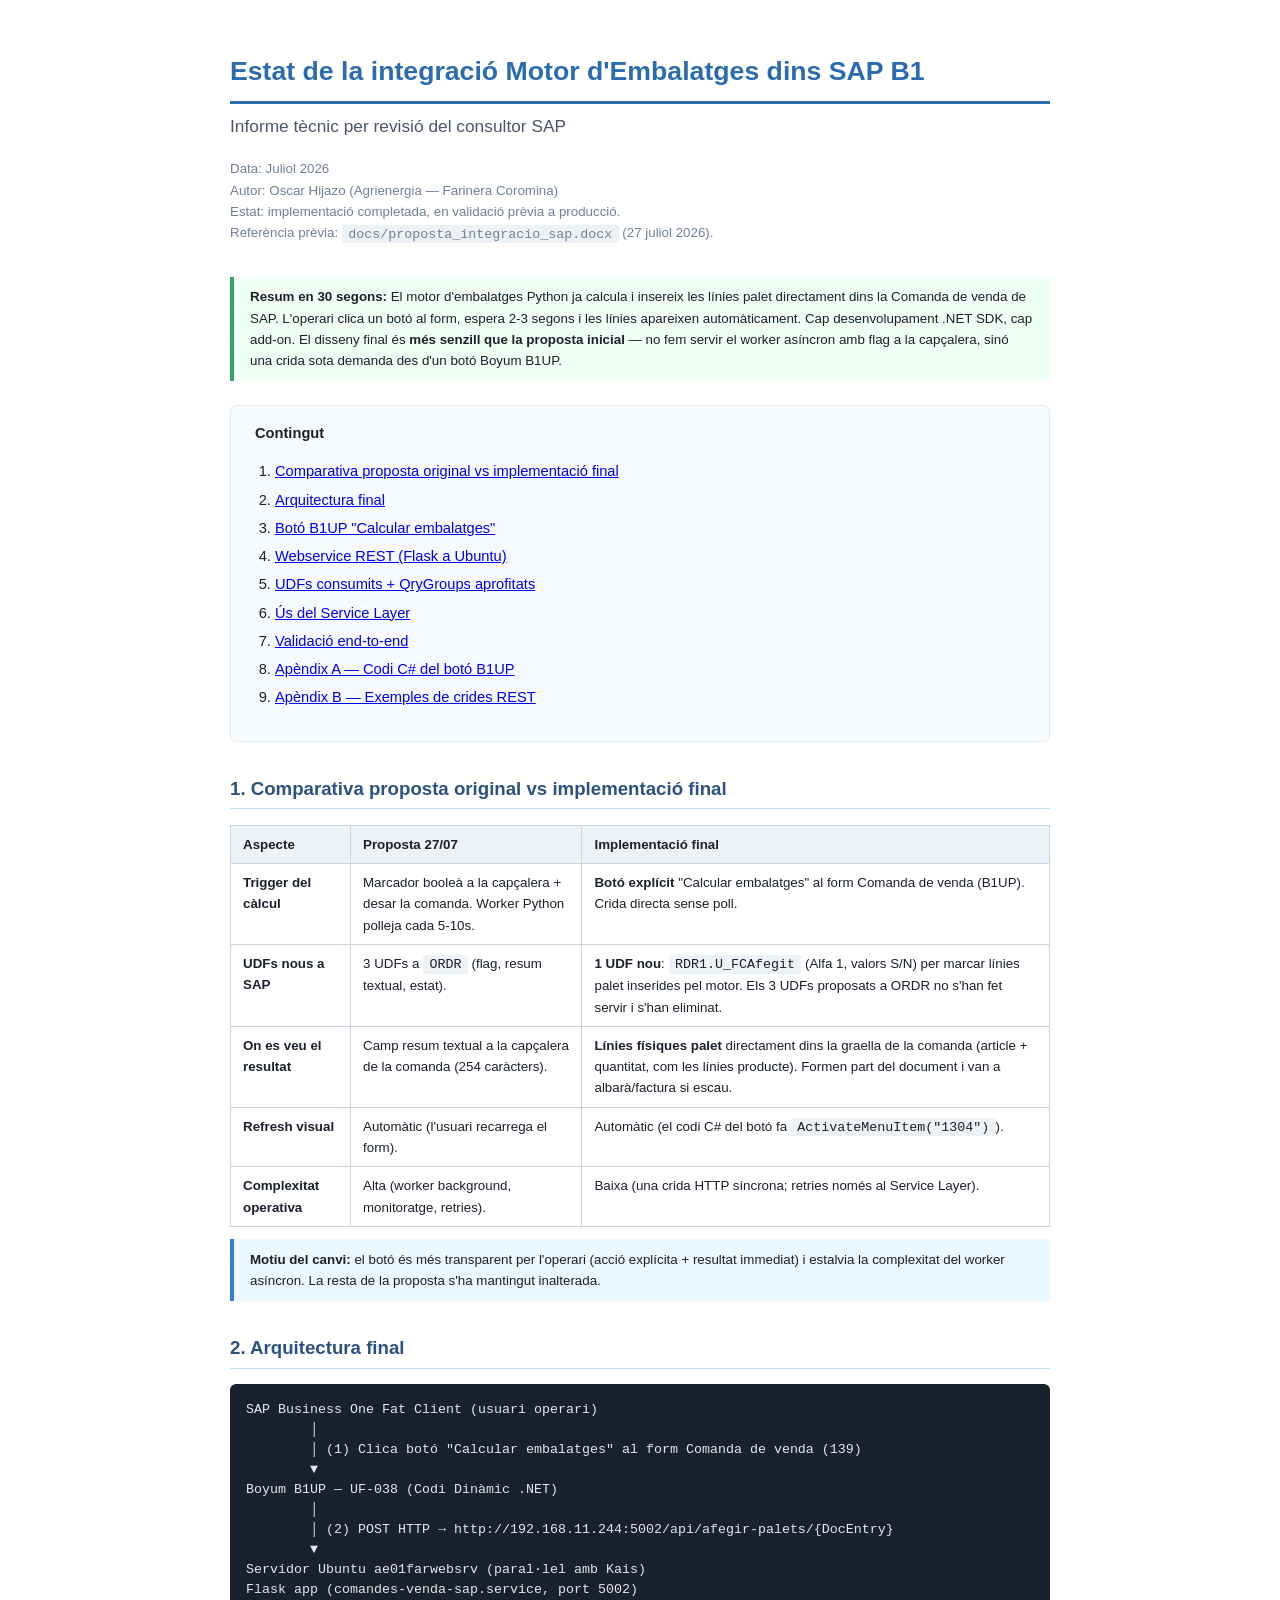
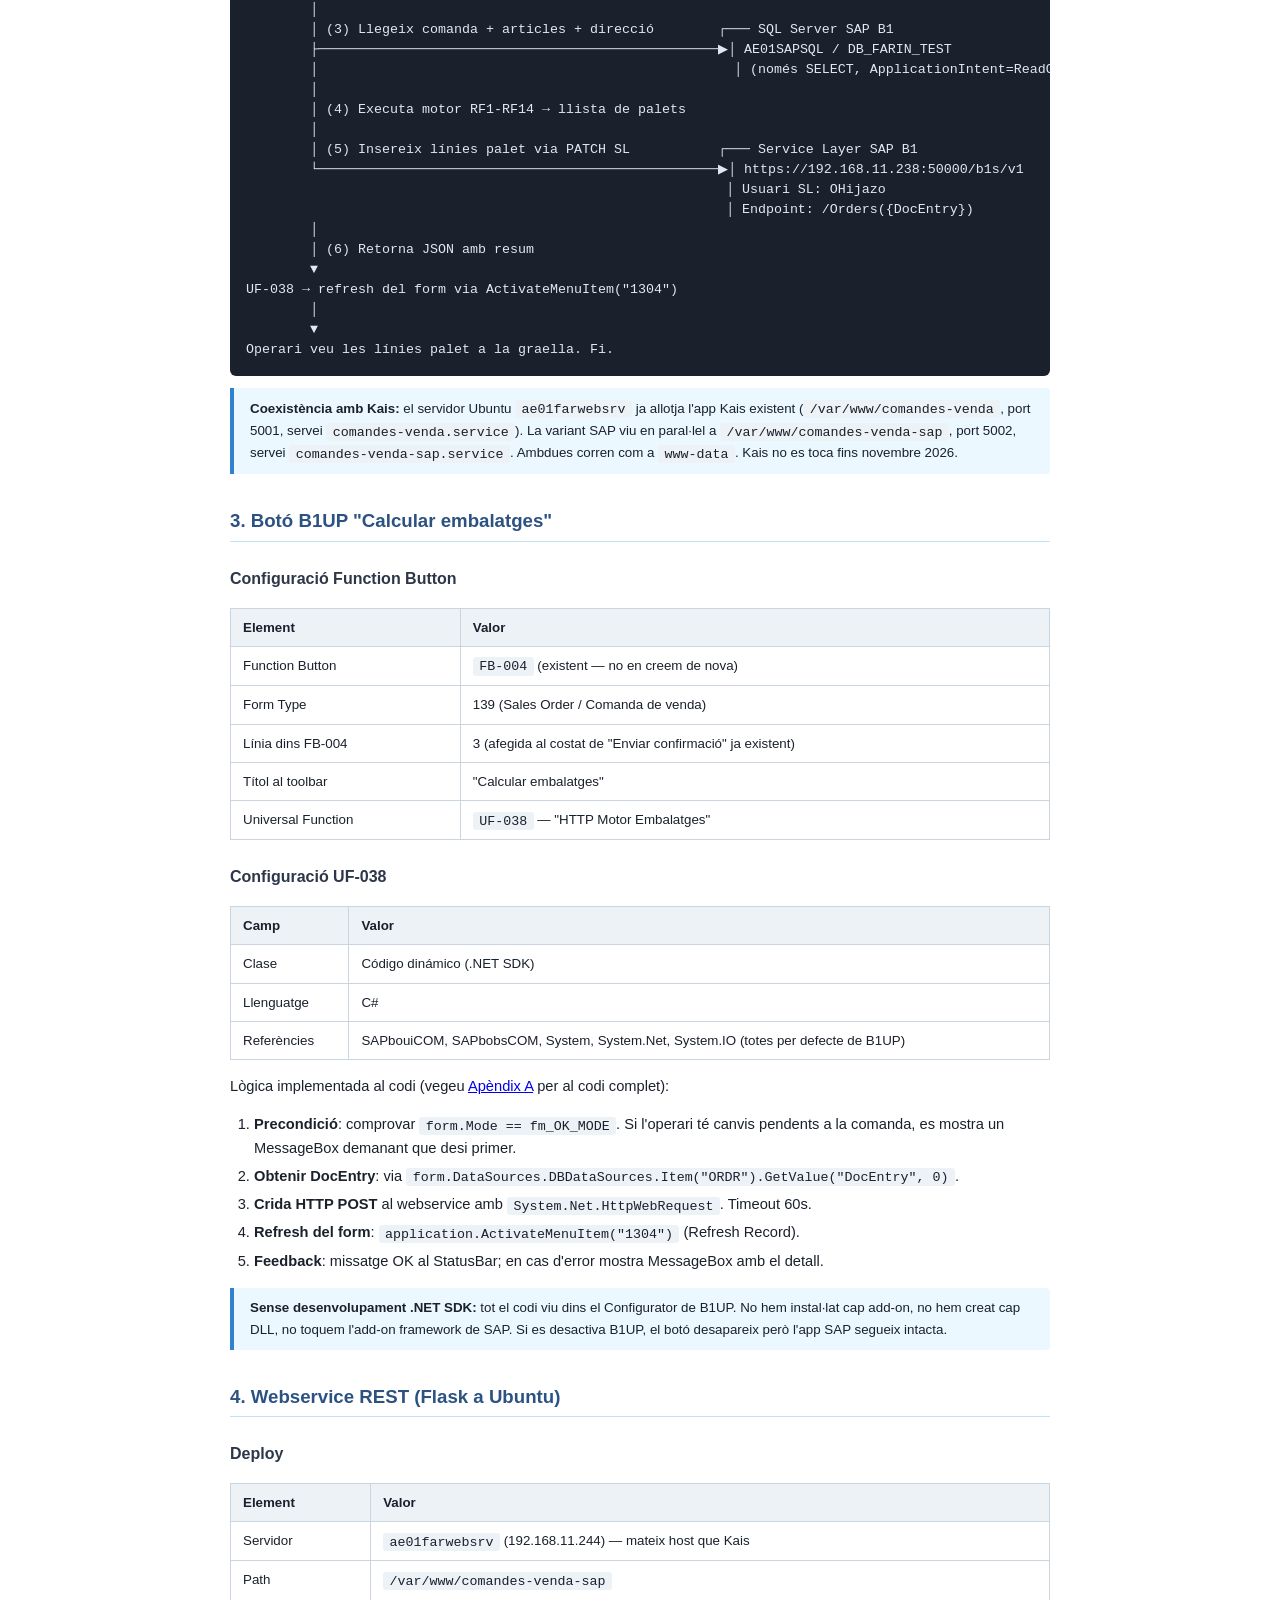
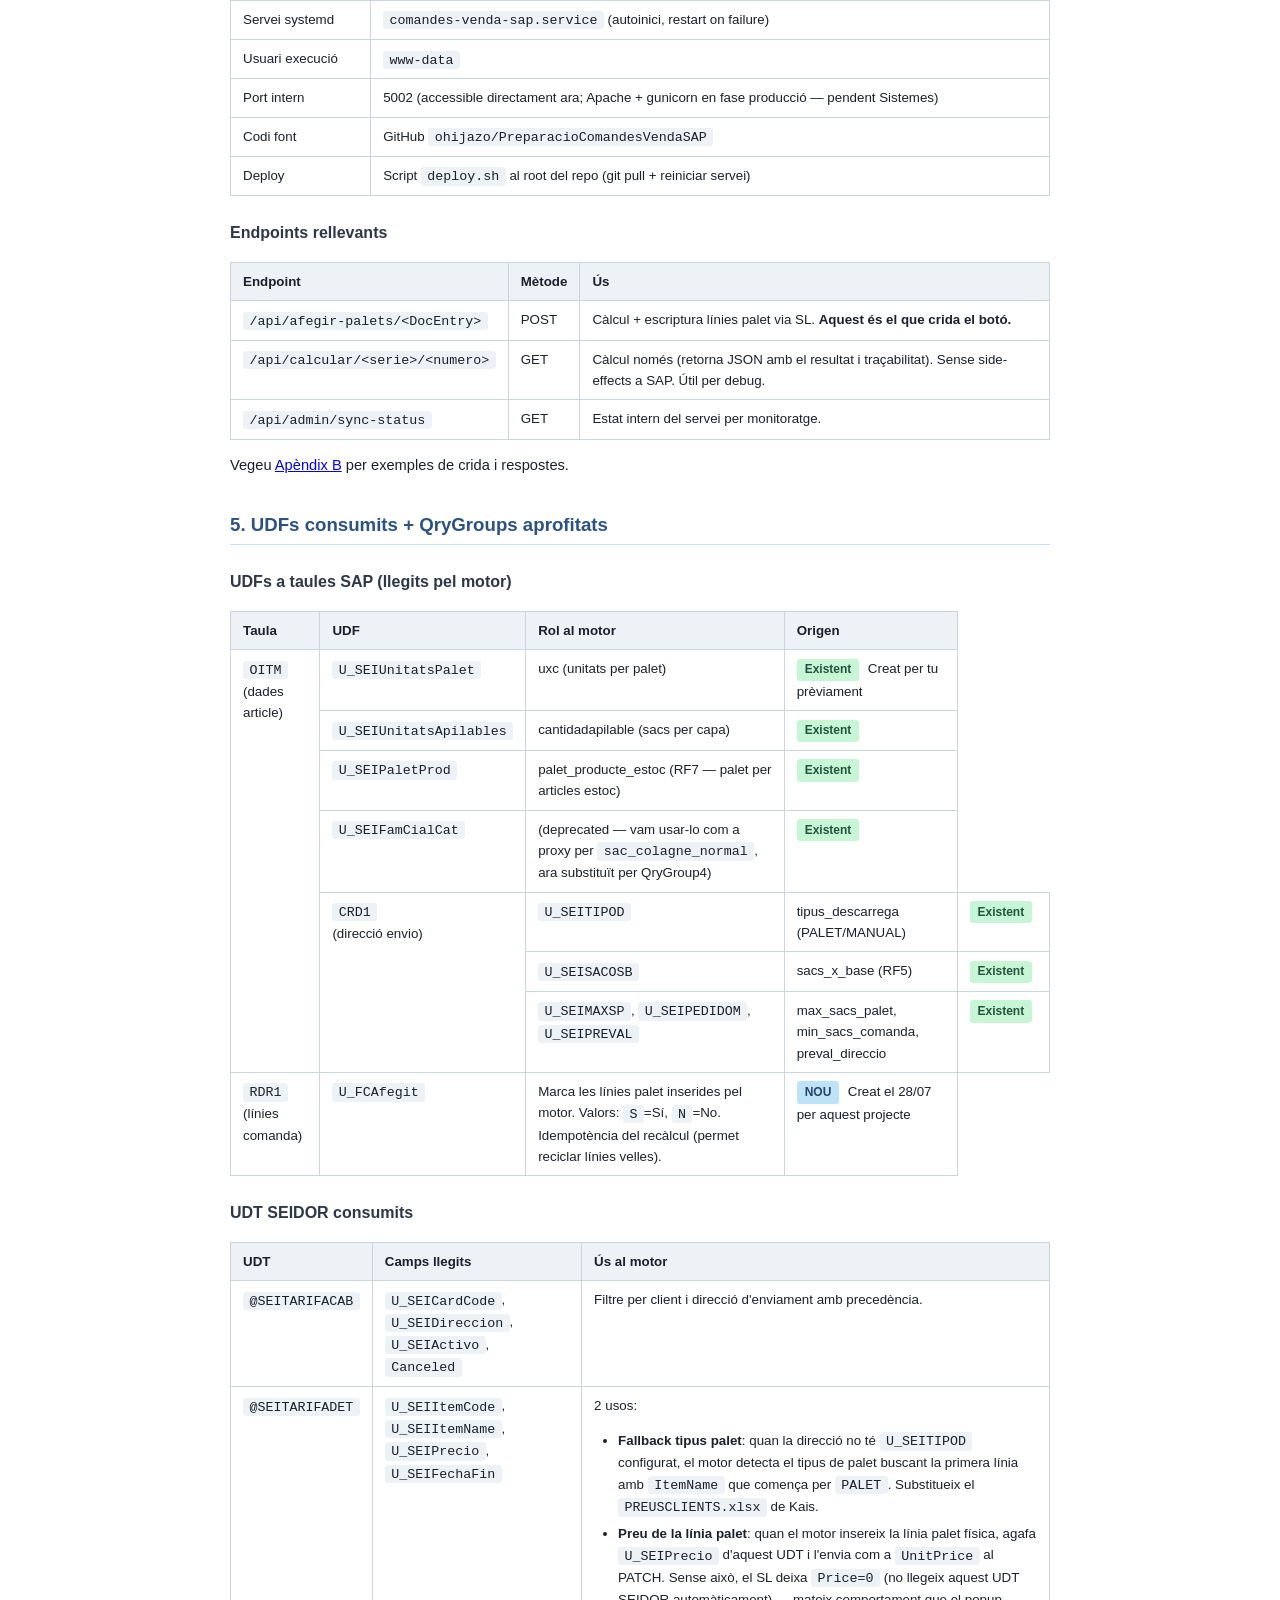
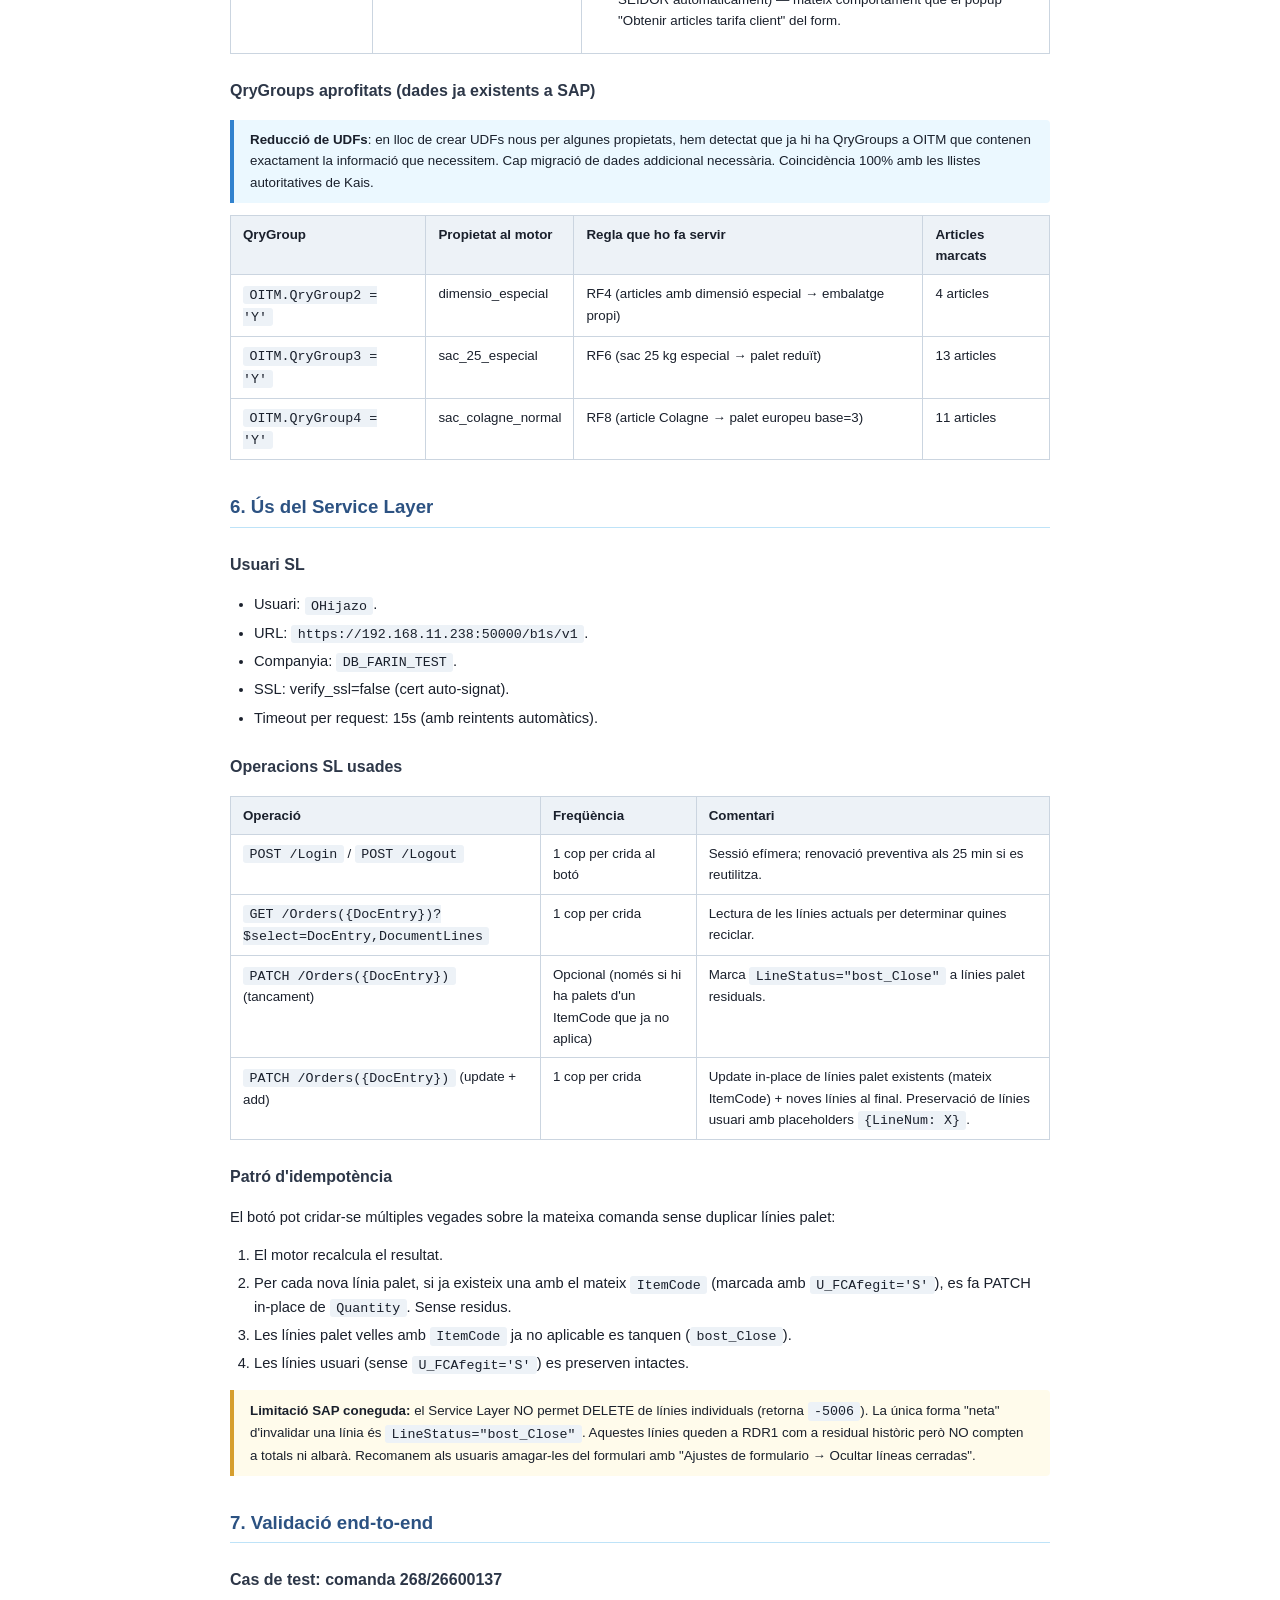
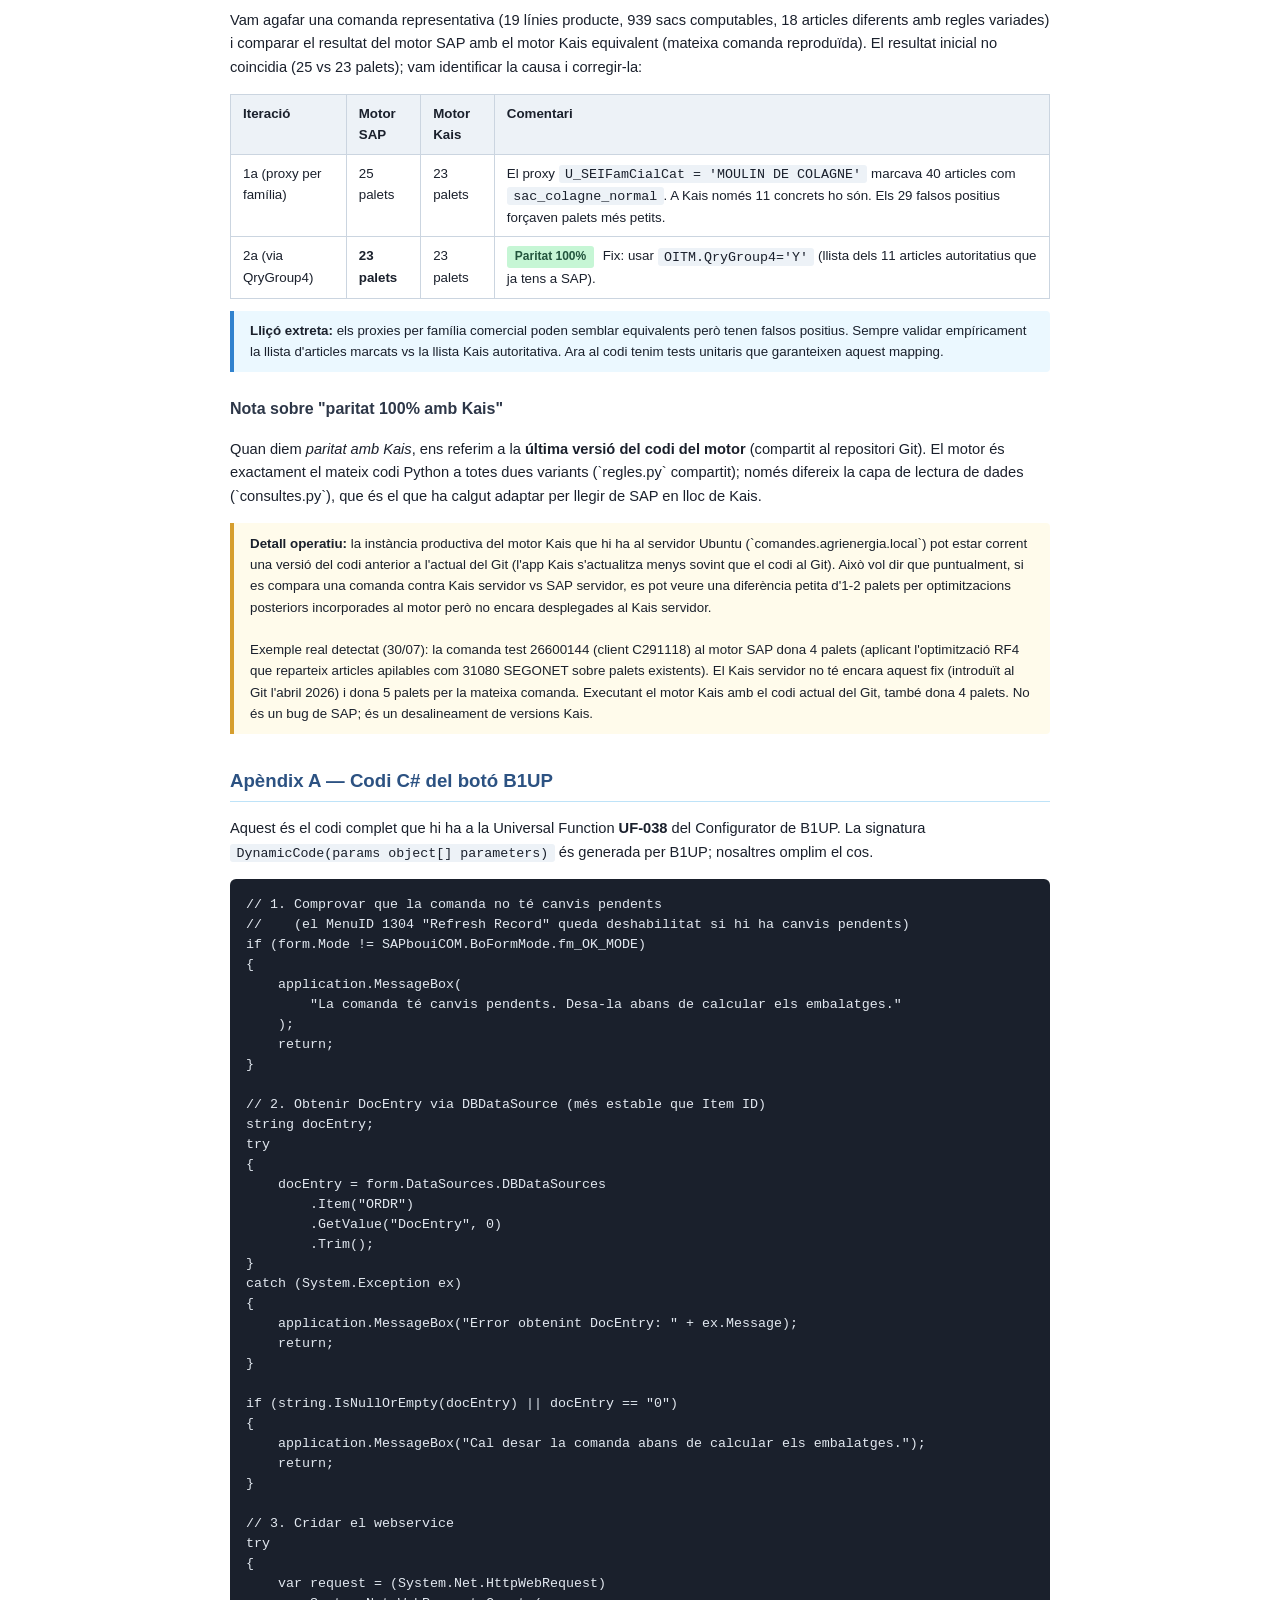
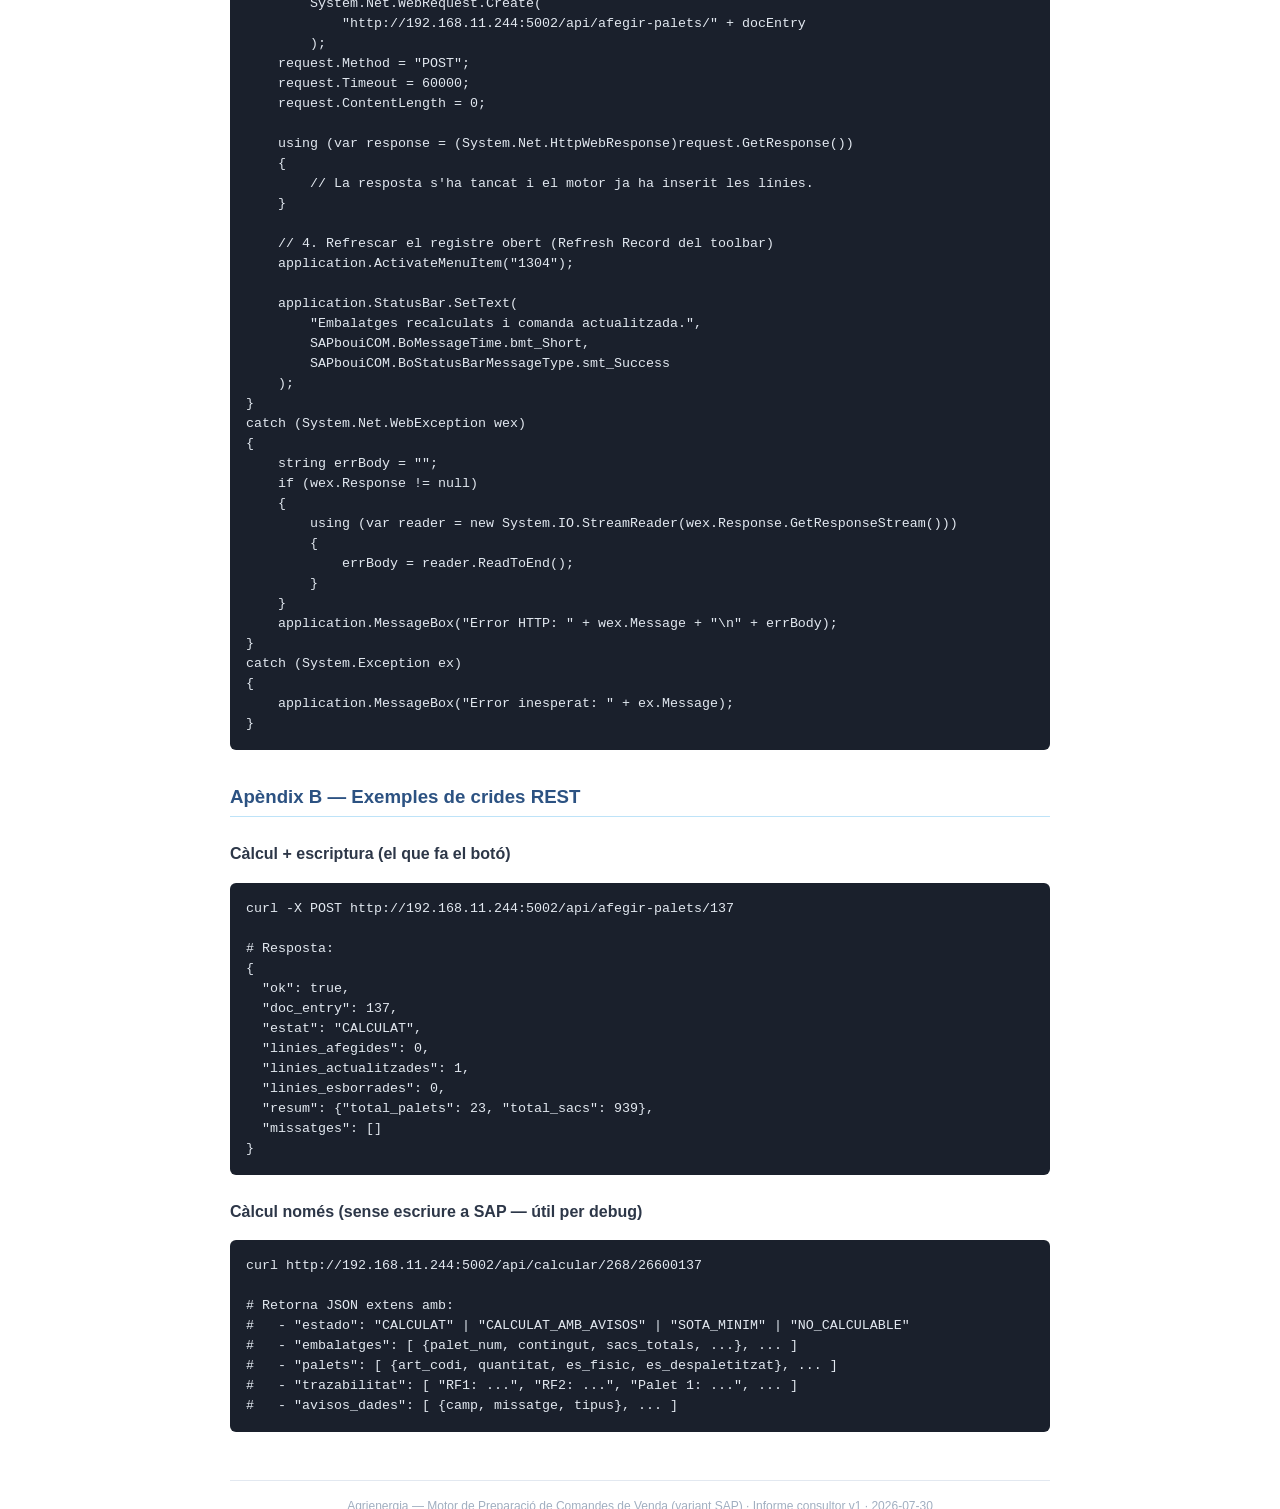
<file: docs/informe_consultor_estat_integracio.html>
<!DOCTYPE html>
<html lang="ca">
<head>
    <meta charset="UTF-8">
    <title>Informe consultor SAP — Estat de la integració Motor Embalatges</title>
    <style>
        @page { size: A4; margin: 2cm; }
        body { font-family: 'Segoe UI', Arial, sans-serif; font-size: 11pt; line-height: 1.6; color: #1a202c; max-width: 820px; margin: 0 auto; padding: 2rem; }
        h1 { color: #2b6cb0; font-size: 20pt; border-bottom: 3px solid #2b6cb0; padding-bottom: 0.5rem; }
        h2 { color: #2c5282; font-size: 14pt; margin-top: 2rem; border-bottom: 1px solid #bee3f8; padding-bottom: 0.3rem; page-break-after: avoid; }
        h3 { color: #2d3748; font-size: 12pt; margin-top: 1.5rem; page-break-after: avoid; }
        code { font-family: 'JetBrains Mono', 'Consolas', monospace; background: #edf2f7; padding: 0.1rem 0.4rem; border-radius: 3px; font-size: 10pt; }
        pre { background: #1a202c; color: #e2e8f0; padding: 1rem; border-radius: 6px; overflow-x: auto; font-size: 9.5pt; line-height: 1.5; }
        pre code { background: none; color: inherit; padding: 0; }
        table { width: 100%; border-collapse: collapse; margin: 0.75rem 0; font-size: 10pt; }
        th, td { border: 1px solid #cbd5e0; padding: 0.5rem 0.75rem; text-align: left; vertical-align: top; }
        th { background: #edf2f7; font-weight: 600; }
        .info { background: #ebf8ff; border-left: 4px solid #3182ce; padding: 0.6rem 1rem; margin: 0.75rem 0; border-radius: 0 4px 4px 0; font-size: 10pt; }
        .warning { background: #fffbeb; border-left: 4px solid #d69e2e; padding: 0.6rem 1rem; margin: 0.75rem 0; border-radius: 0 4px 4px 0; font-size: 10pt; }
        .success { background: #f0fff4; border-left: 4px solid #38a169; padding: 0.6rem 1rem; margin: 0.75rem 0; border-radius: 0 4px 4px 0; font-size: 10pt; }
        .question { background: #faf5ff; border-left: 4px solid #805ad5; padding: 0.6rem 1rem; margin: 0.75rem 0; border-radius: 0 4px 4px 0; font-size: 10pt; }
        .header-meta { color: #718096; font-size: 10pt; margin-bottom: 2rem; }
        .toc { background: #f7fafc; border: 1px solid #e2e8f0; border-radius: 6px; padding: 1rem 1.5rem; margin: 1.5rem 0; }
        .toc ol { padding-left: 1.25rem; }
        ul, ol { padding-left: 1.5rem; }
        li { margin-bottom: 0.3rem; }
        .footer { margin-top: 3rem; padding-top: 1rem; border-top: 1px solid #e2e8f0; color: #a0aec0; font-size: 9pt; text-align: center; }
        .badge { display: inline-block; padding: 0.1rem 0.5rem; border-radius: 3px; font-size: 9pt; font-weight: 600; margin-right: 0.3rem; }
        .badge-ok { background: #c6f6d5; color: #22543d; }
        .badge-new { background: #bee3f8; color: #2a4365; }
        .badge-none { background: #e2e8f0; color: #4a5568; }
    </style>
</head>
<body>

<h1>Estat de la integració Motor d'Embalatges dins SAP B1</h1>
<p style="font-size: 13pt; color: #4a5568; margin-top: -0.5rem;">Informe tècnic per revisió del consultor SAP</p>
<div class="header-meta">
    Data: Juliol 2026<br>
    Autor: Oscar Hijazo (Agrienergia — Farinera Coromina)<br>
    Estat: implementació completada, en validació prèvia a producció.<br>
    Referència prèvia: <code>docs/proposta_integracio_sap.docx</code> (27 juliol 2026).
</div>

<div class="success">
    <strong>Resum en 30 segons:</strong> El motor d'embalatges Python ja calcula i insereix les línies palet directament dins la Comanda de venda de SAP. L'operari clica un botó al form, espera 2-3 segons i les línies apareixen automàticament. Cap desenvolupament .NET SDK, cap add-on. El disseny final és <strong>més senzill que la proposta inicial</strong> — no fem servir el worker asíncron amb flag a la capçalera, sinó una crida sota demanda des d'un botó Boyum B1UP.
</div>

<div class="toc">
    <strong>Contingut</strong>
    <ol>
        <li><a href="#comparativa">Comparativa proposta original vs implementació final</a></li>
        <li><a href="#arquitectura">Arquitectura final</a></li>
        <li><a href="#boto">Botó B1UP "Calcular embalatges"</a></li>
        <li><a href="#webservice">Webservice REST (Flask a Ubuntu)</a></li>
        <li><a href="#udfs">UDFs consumits + QryGroups aprofitats</a></li>
        <li><a href="#servicelayer">Ús del Service Layer</a></li>
        <li><a href="#validacio">Validació end-to-end</a></li>
        <li><a href="#apendix-a">Apèndix A — Codi C# del botó B1UP</a></li>
        <li><a href="#apendix-b">Apèndix B — Exemples de crides REST</a></li>
    </ol>
</div>

<!-- 1. COMPARATIVA -->
<h2 id="comparativa">1. Comparativa proposta original vs implementació final</h2>

<table>
    <tr><th>Aspecte</th><th>Proposta 27/07</th><th>Implementació final</th></tr>
    <tr>
        <td><strong>Trigger del càlcul</strong></td>
        <td>Marcador booleà a la capçalera + desar la comanda. Worker Python polleja cada 5-10s.</td>
        <td><strong>Botó explícit</strong> "Calcular embalatges" al form Comanda de venda (B1UP). Crida directa sense poll.</td>
    </tr>
    <tr>
        <td><strong>UDFs nous a SAP</strong></td>
        <td>3 UDFs a <code>ORDR</code> (flag, resum textual, estat).</td>
        <td><strong>1 UDF nou</strong>: <code>RDR1.U_FCAfegit</code> (Alfa 1, valors S/N) per marcar línies palet inserides pel motor. Els 3 UDFs proposats a ORDR no s'han fet servir i s'han eliminat.</td>
    </tr>
    <tr>
        <td><strong>On es veu el resultat</strong></td>
        <td>Camp resum textual a la capçalera de la comanda (254 caràcters).</td>
        <td><strong>Línies físiques palet</strong> directament dins la graella de la comanda (article + quantitat, com les línies producte). Formen part del document i van a albarà/factura si escau.</td>
    </tr>
    <tr>
        <td><strong>Refresh visual</strong></td>
        <td>Automàtic (l'usuari recarrega el form).</td>
        <td>Automàtic (el codi C# del botó fa <code>ActivateMenuItem("1304")</code>).</td>
    </tr>
    <tr>
        <td><strong>Complexitat operativa</strong></td>
        <td>Alta (worker background, monitoratge, retries).</td>
        <td>Baixa (una crida HTTP síncrona; retries només al Service Layer).</td>
    </tr>
</table>

<div class="info">
    <strong>Motiu del canvi:</strong> el botó és més transparent per l'operari (acció explícita + resultat immediat) i estalvia la complexitat del worker asíncron. La resta de la proposta s'ha mantingut inalterada.
</div>

<!-- 2. ARQUITECTURA -->
<h2 id="arquitectura">2. Arquitectura final</h2>

<pre><code>SAP Business One Fat Client (usuari operari)
        │
        │ (1) Clica botó "Calcular embalatges" al form Comanda de venda (139)
        ▼
Boyum B1UP — UF-038 (Codi Dinàmic .NET)
        │
        │ (2) POST HTTP → http://192.168.11.244:5002/api/afegir-palets/{DocEntry}
        ▼
Servidor Ubuntu ae01farwebsrv (paral·lel amb Kais)
Flask app (comandes-venda-sap.service, port 5002)
        │
        │ (3) Llegeix comanda + articles + direcció        ┌─── SQL Server SAP B1
        ├──────────────────────────────────────────────────▶│ AE01SAPSQL / DB_FARIN_TEST
        │                                                    │ (només SELECT, ApplicationIntent=ReadOnly)
        │
        │ (4) Executa motor RF1-RF14 → llista de palets
        │
        │ (5) Insereix línies palet via PATCH SL           ┌─── Service Layer SAP B1
        └──────────────────────────────────────────────────▶│ https://192.168.11.238:50000/b1s/v1
                                                            │ Usuari SL: OHijazo
                                                            │ Endpoint: /Orders({DocEntry})
        │
        │ (6) Retorna JSON amb resum
        ▼
UF-038 → refresh del form via ActivateMenuItem("1304")
        │
        ▼
Operari veu les línies palet a la graella. Fi.</code></pre>

<div class="info">
    <strong>Coexistència amb Kais:</strong> el servidor Ubuntu <code>ae01farwebsrv</code> ja allotja l'app Kais existent (<code>/var/www/comandes-venda</code>, port 5001, servei <code>comandes-venda.service</code>). La variant SAP viu en paral·lel a <code>/var/www/comandes-venda-sap</code>, port 5002, servei <code>comandes-venda-sap.service</code>. Ambdues corren com a <code>www-data</code>. Kais no es toca fins novembre 2026.
</div>

<!-- 3. BOTÓ B1UP -->
<h2 id="boto">3. Botó B1UP "Calcular embalatges"</h2>

<h3>Configuració Function Button</h3>

<table>
    <tr><th>Element</th><th>Valor</th></tr>
    <tr><td>Function Button</td><td><code>FB-004</code> (existent — no en creem de nova)</td></tr>
    <tr><td>Form Type</td><td>139 (Sales Order / Comanda de venda)</td></tr>
    <tr><td>Línia dins FB-004</td><td>3 (afegida al costat de "Enviar confirmació" ja existent)</td></tr>
    <tr><td>Títol al toolbar</td><td>"Calcular embalatges"</td></tr>
    <tr><td>Universal Function</td><td><code>UF-038</code> — "HTTP Motor Embalatges"</td></tr>
</table>

<h3>Configuració UF-038</h3>

<table>
    <tr><th>Camp</th><th>Valor</th></tr>
    <tr><td>Clase</td><td>Código dinámico (.NET SDK)</td></tr>
    <tr><td>Llenguatge</td><td>C#</td></tr>
    <tr><td>Referències</td><td>SAPbouiCOM, SAPbobsCOM, System, System.Net, System.IO (totes per defecte de B1UP)</td></tr>
</table>

<p>Lògica implementada al codi (vegeu <a href="#apendix-a">Apèndix A</a> per al codi complet):</p>

<ol>
    <li><strong>Precondició</strong>: comprovar <code>form.Mode == fm_OK_MODE</code>. Si l'operari té canvis pendents a la comanda, es mostra un MessageBox demanant que desi primer.</li>
    <li><strong>Obtenir DocEntry</strong>: via <code>form.DataSources.DBDataSources.Item("ORDR").GetValue("DocEntry", 0)</code>.</li>
    <li><strong>Crida HTTP POST</strong> al webservice amb <code>System.Net.HttpWebRequest</code>. Timeout 60s.</li>
    <li><strong>Refresh del form</strong>: <code>application.ActivateMenuItem("1304")</code> (Refresh Record).</li>
    <li><strong>Feedback</strong>: missatge OK al StatusBar; en cas d'error mostra MessageBox amb el detall.</li>
</ol>

<div class="info">
    <strong>Sense desenvolupament .NET SDK:</strong> tot el codi viu dins el Configurator de B1UP. No hem instal·lat cap add-on, no hem creat cap DLL, no toquem l'add-on framework de SAP. Si es desactiva B1UP, el botó desapareix però l'app SAP segueix intacta.
</div>

<!-- 4. WEBSERVICE -->
<h2 id="webservice">4. Webservice REST (Flask a Ubuntu)</h2>

<h3>Deploy</h3>

<table>
    <tr><th>Element</th><th>Valor</th></tr>
    <tr><td>Servidor</td><td><code>ae01farwebsrv</code> (192.168.11.244) — mateix host que Kais</td></tr>
    <tr><td>Path</td><td><code>/var/www/comandes-venda-sap</code></td></tr>
    <tr><td>Servei systemd</td><td><code>comandes-venda-sap.service</code> (autoinici, restart on failure)</td></tr>
    <tr><td>Usuari execució</td><td><code>www-data</code></td></tr>
    <tr><td>Port intern</td><td>5002 (accessible directament ara; Apache + gunicorn en fase producció — pendent Sistemes)</td></tr>
    <tr><td>Codi font</td><td>GitHub <code>ohijazo/PreparacioComandesVendaSAP</code></td></tr>
    <tr><td>Deploy</td><td>Script <code>deploy.sh</code> al root del repo (git pull + reiniciar servei)</td></tr>
</table>

<h3>Endpoints rellevants</h3>

<table>
    <tr><th>Endpoint</th><th>Mètode</th><th>Ús</th></tr>
    <tr>
        <td><code>/api/afegir-palets/&lt;DocEntry&gt;</code></td>
        <td>POST</td>
        <td>Càlcul + escriptura línies palet via SL. <strong>Aquest és el que crida el botó.</strong></td>
    </tr>
    <tr>
        <td><code>/api/calcular/&lt;serie&gt;/&lt;numero&gt;</code></td>
        <td>GET</td>
        <td>Càlcul només (retorna JSON amb el resultat i traçabilitat). Sense side-effects a SAP. Útil per debug.</td>
    </tr>
    <tr>
        <td><code>/api/admin/sync-status</code></td>
        <td>GET</td>
        <td>Estat intern del servei per monitoratge.</td>
    </tr>
</table>

<p>Vegeu <a href="#apendix-b">Apèndix B</a> per exemples de crida i respostes.</p>

<!-- 5. UDFs -->
<h2 id="udfs">5. UDFs consumits + QryGroups aprofitats</h2>

<h3>UDFs a taules SAP (llegits pel motor)</h3>

<table>
    <tr>
        <th>Taula</th>
        <th>UDF</th>
        <th>Rol al motor</th>
        <th>Origen</th>
    </tr>
    <tr>
        <td rowspan="7"><code>OITM</code><br>(dades article)</td>
        <td><code>U_SEIUnitatsPalet</code></td>
        <td>uxc (unitats per palet)</td>
        <td><span class="badge badge-ok">Existent</span> Creat per tu prèviament</td>
    </tr>
    <tr>
        <td><code>U_SEIUnitatsApilables</code></td>
        <td>cantidadapilable (sacs per capa)</td>
        <td><span class="badge badge-ok">Existent</span></td>
    </tr>
    <tr>
        <td><code>U_SEIPaletProd</code></td>
        <td>palet_producte_estoc (RF7 — palet per articles estoc)</td>
        <td><span class="badge badge-ok">Existent</span></td>
    </tr>
    <tr>
        <td><code>U_SEIFamCialCat</code></td>
        <td>(deprecated — vam usar-lo com a proxy per <code>sac_colagne_normal</code>, ara substituït per QryGroup4)</td>
        <td><span class="badge badge-ok">Existent</span></td>
    </tr>
    <tr>
        <td rowspan="3"><code>CRD1</code><br>(direcció envio)</td>
        <td><code>U_SEITIPOD</code></td>
        <td>tipus_descarrega (PALET/MANUAL)</td>
        <td><span class="badge badge-ok">Existent</span></td>
    </tr>
    <tr>
        <td><code>U_SEISACOSB</code></td>
        <td>sacs_x_base (RF5)</td>
        <td><span class="badge badge-ok">Existent</span></td>
    </tr>
    <tr>
        <td><code>U_SEIMAXSP</code>, <code>U_SEIPEDIDOM</code>, <code>U_SEIPREVAL</code></td>
        <td>max_sacs_palet, min_sacs_comanda, preval_direccio</td>
        <td><span class="badge badge-ok">Existent</span></td>
    </tr>
    <tr>
        <td><code>RDR1</code><br>(línies comanda)</td>
        <td><code>U_FCAfegit</code></td>
        <td>Marca les línies palet inserides pel motor. Valors: <code>S</code>=Sí, <code>N</code>=No. Idempotència del recàlcul (permet reciclar línies velles).</td>
        <td><span class="badge badge-new">NOU</span> Creat el 28/07 per aquest projecte</td>
    </tr>
</table>

<h3>UDT SEIDOR consumits</h3>

<table>
    <tr>
        <th>UDT</th>
        <th>Camps llegits</th>
        <th>Ús al motor</th>
    </tr>
    <tr>
        <td><code>@SEITARIFACAB</code></td>
        <td><code>U_SEICardCode</code>, <code>U_SEIDireccion</code>, <code>U_SEIActivo</code>, <code>Canceled</code></td>
        <td>Filtre per client i direcció d'enviament amb precedència.</td>
    </tr>
    <tr>
        <td><code>@SEITARIFADET</code></td>
        <td><code>U_SEIItemCode</code>, <code>U_SEIItemName</code>, <code>U_SEIPrecio</code>, <code>U_SEIFechaFin</code></td>
        <td>
            2 usos:
            <ul>
                <li><strong>Fallback tipus palet</strong>: quan la direcció no té <code>U_SEITIPOD</code> configurat, el motor detecta el tipus de palet buscant la primera línia amb <code>ItemName</code> que comença per <code>PALET</code>. Substitueix el <code>PREUSCLIENTS.xlsx</code> de Kais.</li>
                <li><strong>Preu de la línia palet</strong>: quan el motor insereix la línia palet física, agafa <code>U_SEIPrecio</code> d'aquest UDT i l'envia com a <code>UnitPrice</code> al PATCH. Sense això, el SL deixa <code>Price=0</code> (no llegeix aquest UDT SEIDOR automàticament) — mateix comportament que el popup "Obtenir articles tarifa client" del form.</li>
            </ul>
        </td>
    </tr>
</table>

<h3>QryGroups aprofitats (dades ja existents a SAP)</h3>

<div class="info">
    <strong>Reducció de UDFs</strong>: en lloc de crear UDFs nous per algunes propietats, hem detectat que ja hi ha QryGroups a OITM que contenen exactament la informació que necessitem. Cap migració de dades addicional necessària. Coincidència 100% amb les llistes autoritatives de Kais.
</div>

<table>
    <tr>
        <th>QryGroup</th>
        <th>Propietat al motor</th>
        <th>Regla que ho fa servir</th>
        <th>Articles marcats</th>
    </tr>
    <tr>
        <td><code>OITM.QryGroup2 = 'Y'</code></td>
        <td>dimensio_especial</td>
        <td>RF4 (articles amb dimensió especial → embalatge propi)</td>
        <td>4 articles</td>
    </tr>
    <tr>
        <td><code>OITM.QryGroup3 = 'Y'</code></td>
        <td>sac_25_especial</td>
        <td>RF6 (sac 25 kg especial → palet reduït)</td>
        <td>13 articles</td>
    </tr>
    <tr>
        <td><code>OITM.QryGroup4 = 'Y'</code></td>
        <td>sac_colagne_normal</td>
        <td>RF8 (article Colagne → palet europeu base=3)</td>
        <td>11 articles</td>
    </tr>
</table>

<!-- 6. SERVICE LAYER -->
<h2 id="servicelayer">6. Ús del Service Layer</h2>

<h3>Usuari SL</h3>

<ul>
    <li>Usuari: <code>OHijazo</code>.</li>
    <li>URL: <code>https://192.168.11.238:50000/b1s/v1</code>.</li>
    <li>Companyia: <code>DB_FARIN_TEST</code>.</li>
    <li>SSL: verify_ssl=false (cert auto-signat).</li>
    <li>Timeout per request: 15s (amb reintents automàtics).</li>
</ul>

<h3>Operacions SL usades</h3>

<table>
    <tr><th>Operació</th><th>Freqüència</th><th>Comentari</th></tr>
    <tr>
        <td><code>POST /Login</code> / <code>POST /Logout</code></td>
        <td>1 cop per crida al botó</td>
        <td>Sessió efímera; renovació preventiva als 25 min si es reutilitza.</td>
    </tr>
    <tr>
        <td><code>GET /Orders({DocEntry})?$select=DocEntry,DocumentLines</code></td>
        <td>1 cop per crida</td>
        <td>Lectura de les línies actuals per determinar quines reciclar.</td>
    </tr>
    <tr>
        <td><code>PATCH /Orders({DocEntry})</code> (tancament)</td>
        <td>Opcional (només si hi ha palets d'un ItemCode que ja no aplica)</td>
        <td>Marca <code>LineStatus="bost_Close"</code> a línies palet residuals.</td>
    </tr>
    <tr>
        <td><code>PATCH /Orders({DocEntry})</code> (update + add)</td>
        <td>1 cop per crida</td>
        <td>Update in-place de línies palet existents (mateix ItemCode) + noves línies al final. Preservació de línies usuari amb placeholders <code>{LineNum: X}</code>.</td>
    </tr>
</table>

<h3>Patró d'idempotència</h3>

<p>El botó pot cridar-se múltiples vegades sobre la mateixa comanda sense duplicar línies palet:</p>

<ol>
    <li>El motor recalcula el resultat.</li>
    <li>Per cada nova línia palet, si ja existeix una amb el mateix <code>ItemCode</code> (marcada amb <code>U_FCAfegit='S'</code>), es fa PATCH in-place de <code>Quantity</code>. Sense residus.</li>
    <li>Les línies palet velles amb <code>ItemCode</code> ja no aplicable es tanquen (<code>bost_Close</code>).</li>
    <li>Les línies usuari (sense <code>U_FCAfegit='S'</code>) es preserven intactes.</li>
</ol>

<div class="warning">
    <strong>Limitació SAP coneguda:</strong> el Service Layer NO permet DELETE de línies individuals (retorna <code>-5006</code>). La única forma "neta" d'invalidar una línia és <code>LineStatus="bost_Close"</code>. Aquestes línies queden a RDR1 com a residual històric però NO compten a totals ni albarà. Recomanem als usuaris amagar-les del formulari amb "Ajustes de formulario → Ocultar líneas cerradas".
</div>

<!-- 7. VALIDACIÓ -->
<h2 id="validacio">7. Validació end-to-end</h2>

<h3>Cas de test: comanda 268/26600137</h3>

<p>Vam agafar una comanda representativa (19 línies producte, 939 sacs computables, 18 articles diferents amb regles variades) i comparar el resultat del motor SAP amb el motor Kais equivalent (mateixa comanda reproduïda). El resultat inicial no coincidia (25 vs 23 palets); vam identificar la causa i corregir-la:</p>

<table>
    <tr><th>Iteració</th><th>Motor SAP</th><th>Motor Kais</th><th>Comentari</th></tr>
    <tr>
        <td>1a (proxy per família)</td>
        <td>25 palets</td>
        <td>23 palets</td>
        <td>El proxy <code>U_SEIFamCialCat = 'MOULIN DE COLAGNE'</code> marcava 40 articles com <code>sac_colagne_normal</code>. A Kais només 11 concrets ho són. Els 29 falsos positius forçaven palets més petits.</td>
    </tr>
    <tr>
        <td>2a (via QryGroup4)</td>
        <td><strong>23 palets</strong></td>
        <td>23 palets</td>
        <td><span class="badge badge-ok">Paritat 100%</span> Fix: usar <code>OITM.QryGroup4='Y'</code> (llista dels 11 articles autoritatius que ja tens a SAP).</td>
    </tr>
</table>

<div class="info">
    <strong>Lliçó extreta:</strong> els proxies per família comercial poden semblar equivalents però tenen falsos positius. Sempre validar empíricament la llista d'articles marcats vs la llista Kais autoritativa. Ara al codi tenim tests unitaris que garanteixen aquest mapping.
</div>

<h3>Nota sobre "paritat 100% amb Kais"</h3>

<p>Quan diem <em>paritat amb Kais</em>, ens referim a la <strong>última
versió del codi del motor</strong> (compartit al repositori Git). El motor
és exactament el mateix codi Python a totes dues variants (`regles.py`
compartit); només difereix la capa de lectura de dades (`consultes.py`),
que és el que ha calgut adaptar per llegir de SAP en lloc de Kais.</p>

<div class="warning">
    <strong>Detall operatiu:</strong> la instància productiva del motor
    Kais que hi ha al servidor Ubuntu (`comandes.agrienergia.local`) pot
    estar corrent una versió del codi anterior a l'actual del Git (l'app
    Kais s'actualitza menys sovint que el codi al Git). Això vol dir que
    puntualment, si es compara una comanda contra Kais servidor vs SAP
    servidor, es pot veure una diferència petita d'1-2 palets per
    optimitzacions posteriors incorporades al motor però no encara
    desplegades al Kais servidor.
    <br><br>
    Exemple real detectat (30/07): la comanda test 26600144 (client
    C291118) al motor SAP dona 4 palets (aplicant l'optimització RF4 que
    reparteix articles apilables com 31080 SEGONET sobre palets
    existents). El Kais servidor no té encara aquest fix (introduït al
    Git l'abril 2026) i dona 5 palets per la mateixa comanda. Executant
    el motor Kais amb el codi actual del Git, també dona 4 palets. No
    és un bug de SAP; és un desalineament de versions Kais.
</div>

<!-- APÈNDIX A: CODI C# -->
<h2 id="apendix-a">Apèndix A — Codi C# del botó B1UP</h2>

<p>Aquest és el codi complet que hi ha a la Universal Function <strong>UF-038</strong> del Configurator de B1UP. La signatura <code>DynamicCode(params object[] parameters)</code> és generada per B1UP; nosaltres omplim el cos.</p>

<pre><code>// 1. Comprovar que la comanda no té canvis pendents
//    (el MenuID 1304 "Refresh Record" queda deshabilitat si hi ha canvis pendents)
if (form.Mode != SAPbouiCOM.BoFormMode.fm_OK_MODE)
{
    application.MessageBox(
        "La comanda té canvis pendents. Desa-la abans de calcular els embalatges."
    );
    return;
}

// 2. Obtenir DocEntry via DBDataSource (més estable que Item ID)
string docEntry;
try
{
    docEntry = form.DataSources.DBDataSources
        .Item("ORDR")
        .GetValue("DocEntry", 0)
        .Trim();
}
catch (System.Exception ex)
{
    application.MessageBox("Error obtenint DocEntry: " + ex.Message);
    return;
}

if (string.IsNullOrEmpty(docEntry) || docEntry == "0")
{
    application.MessageBox("Cal desar la comanda abans de calcular els embalatges.");
    return;
}

// 3. Cridar el webservice
try
{
    var request = (System.Net.HttpWebRequest)
        System.Net.WebRequest.Create(
            "http://192.168.11.244:5002/api/afegir-palets/" + docEntry
        );
    request.Method = "POST";
    request.Timeout = 60000;
    request.ContentLength = 0;

    using (var response = (System.Net.HttpWebResponse)request.GetResponse())
    {
        // La resposta s'ha tancat i el motor ja ha inserit les línies.
    }

    // 4. Refrescar el registre obert (Refresh Record del toolbar)
    application.ActivateMenuItem("1304");

    application.StatusBar.SetText(
        "Embalatges recalculats i comanda actualitzada.",
        SAPbouiCOM.BoMessageTime.bmt_Short,
        SAPbouiCOM.BoStatusBarMessageType.smt_Success
    );
}
catch (System.Net.WebException wex)
{
    string errBody = "";
    if (wex.Response != null)
    {
        using (var reader = new System.IO.StreamReader(wex.Response.GetResponseStream()))
        {
            errBody = reader.ReadToEnd();
        }
    }
    application.MessageBox("Error HTTP: " + wex.Message + "\n" + errBody);
}
catch (System.Exception ex)
{
    application.MessageBox("Error inesperat: " + ex.Message);
}</code></pre>

<!-- APÈNDIX B: CRIDES REST -->
<h2 id="apendix-b">Apèndix B — Exemples de crides REST</h2>

<h3>Càlcul + escriptura (el que fa el botó)</h3>

<pre><code>curl -X POST http://192.168.11.244:5002/api/afegir-palets/137

# Resposta:
{
  "ok": true,
  "doc_entry": 137,
  "estat": "CALCULAT",
  "linies_afegides": 0,
  "linies_actualitzades": 1,
  "linies_esborrades": 0,
  "resum": {"total_palets": 23, "total_sacs": 939},
  "missatges": []
}</code></pre>

<h3>Càlcul només (sense escriure a SAP — útil per debug)</h3>

<pre><code>curl http://192.168.11.244:5002/api/calcular/268/26600137

# Retorna JSON extens amb:
#   - "estado": "CALCULAT" | "CALCULAT_AMB_AVISOS" | "SOTA_MINIM" | "NO_CALCULABLE"
#   - "embalatges": [ {palet_num, contingut, sacs_totals, ...}, ... ]
#   - "palets": [ {art_codi, quantitat, es_fisic, es_despaletitzat}, ... ]
#   - "trazabilitat": [ "RF1: ...", "RF2: ...", "Palet 1: ...", ... ]
#   - "avisos_dades": [ {camp, missatge, tipus}, ... ]</code></pre>

<div class="footer">
    Agrienergia — Motor de Preparació de Comandes de Venda (variant SAP) · Informe consultor v1 · 2026-07-30
</div>

</body>
</html>
</file>
